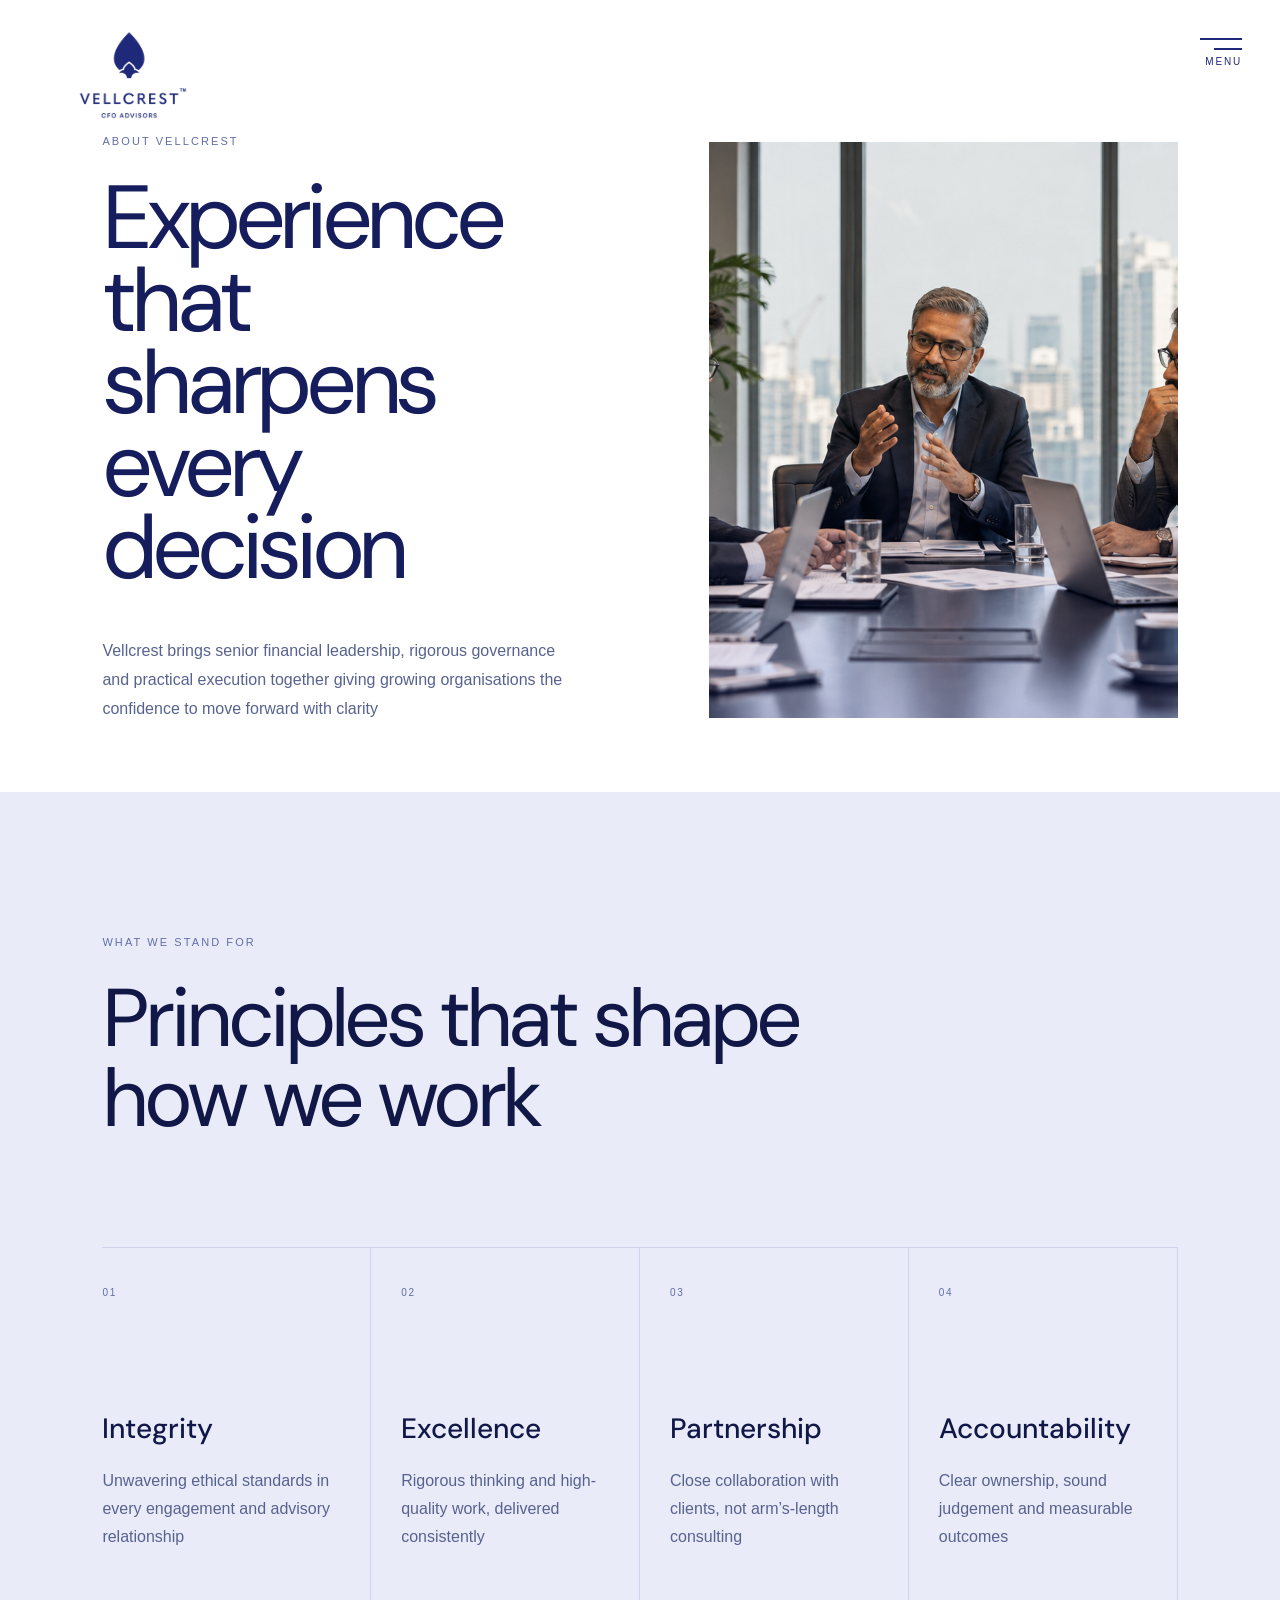
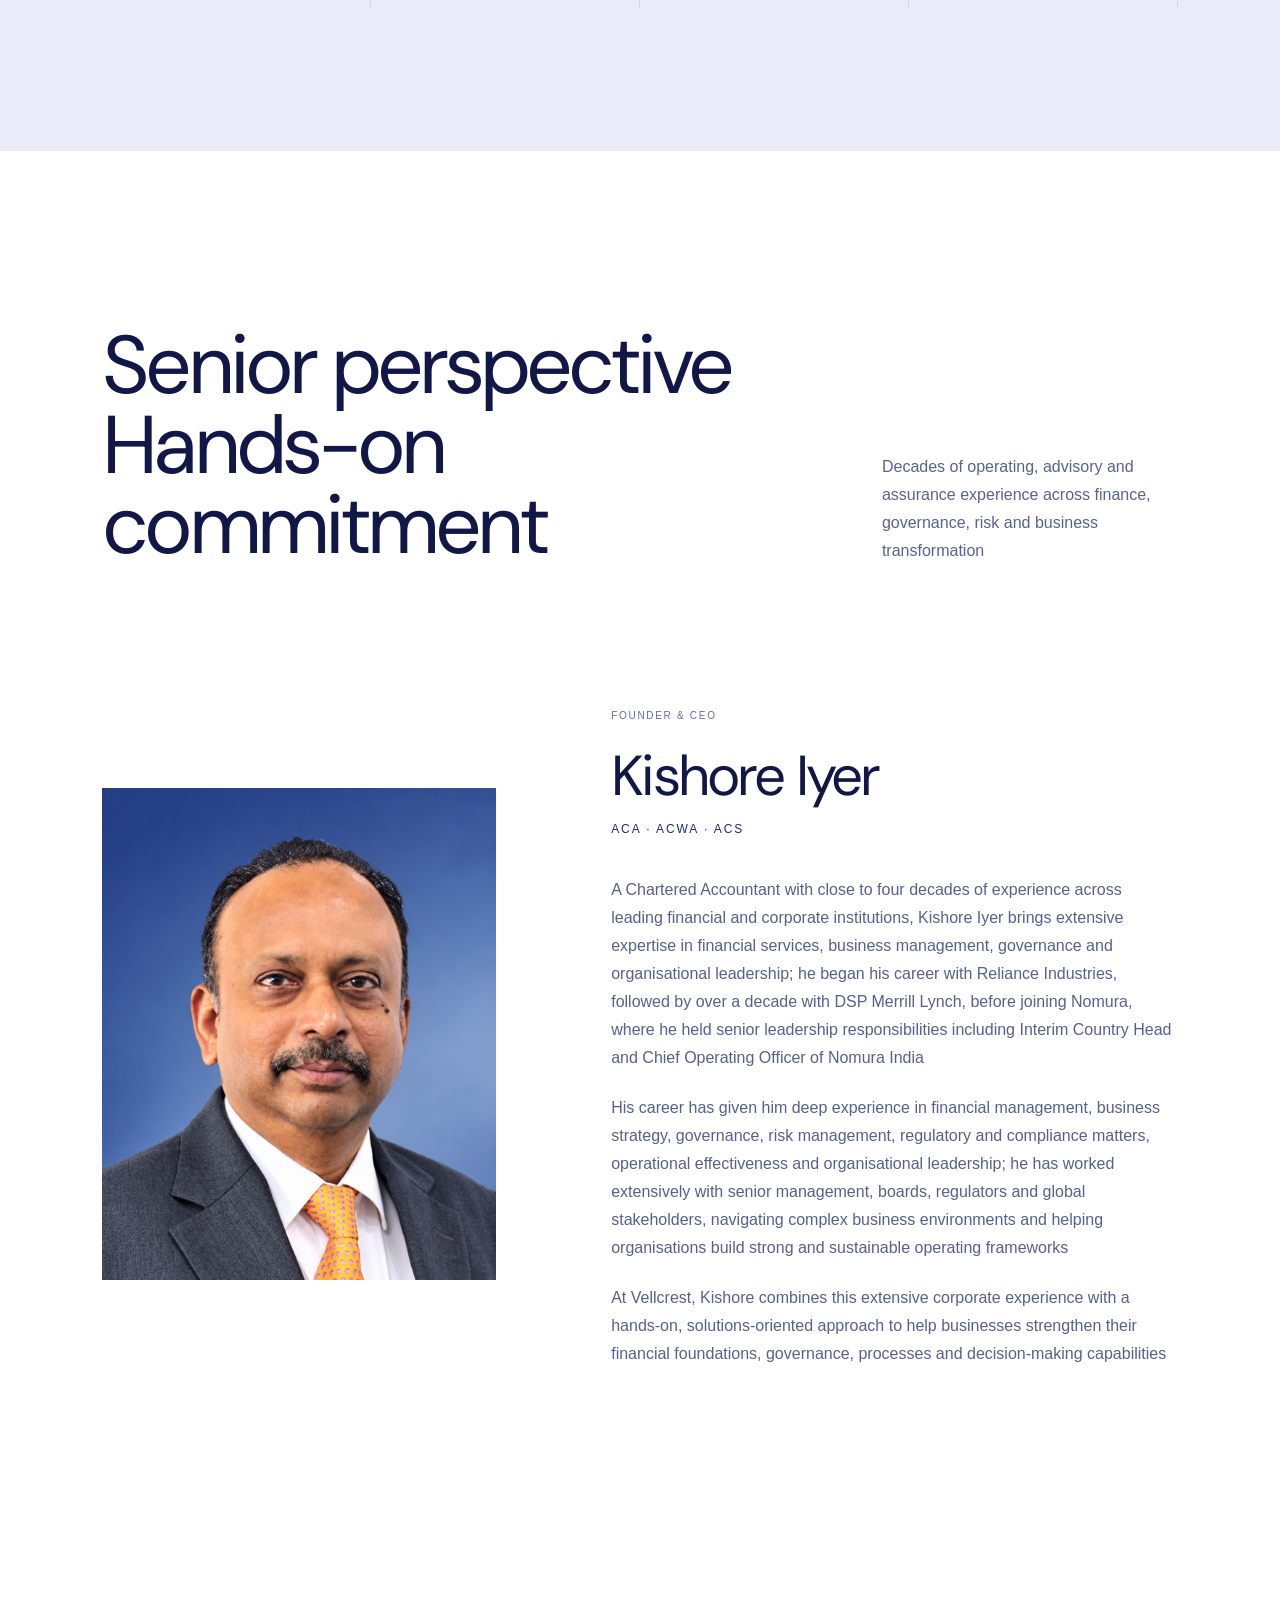
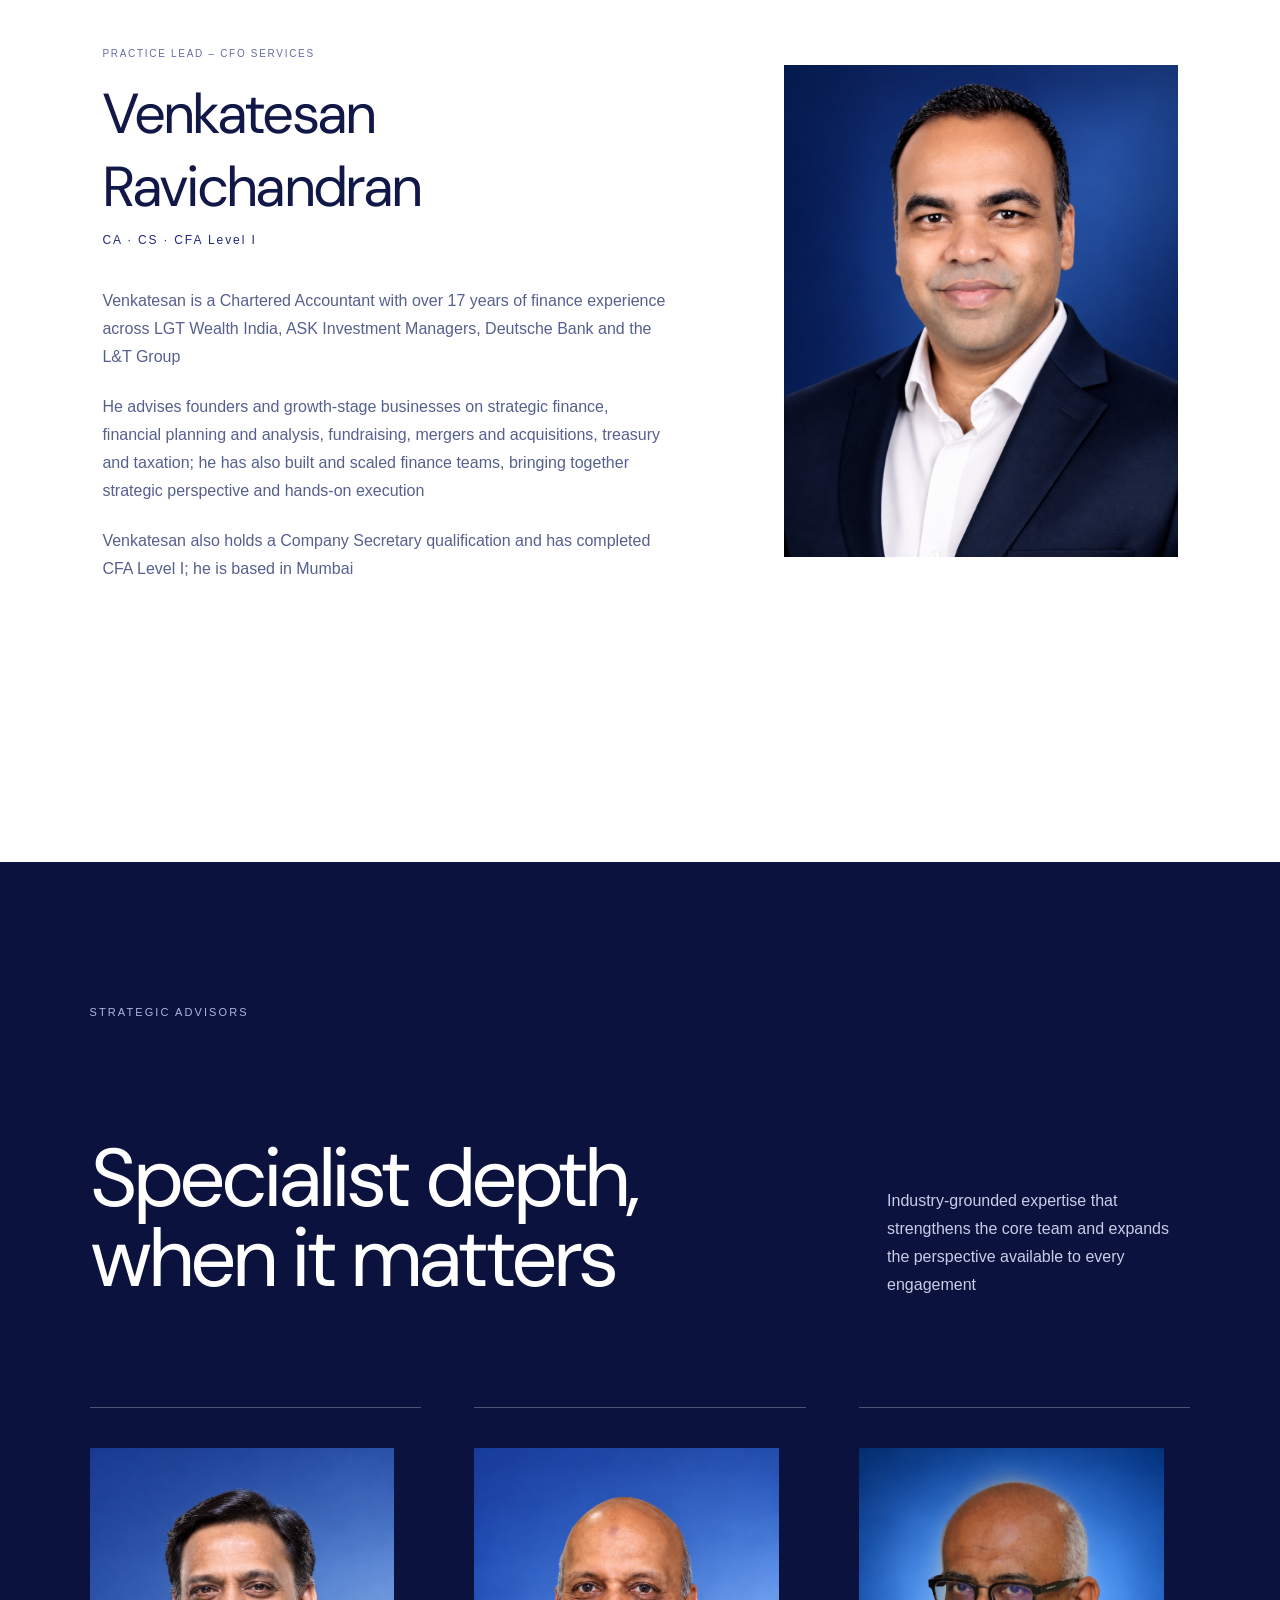
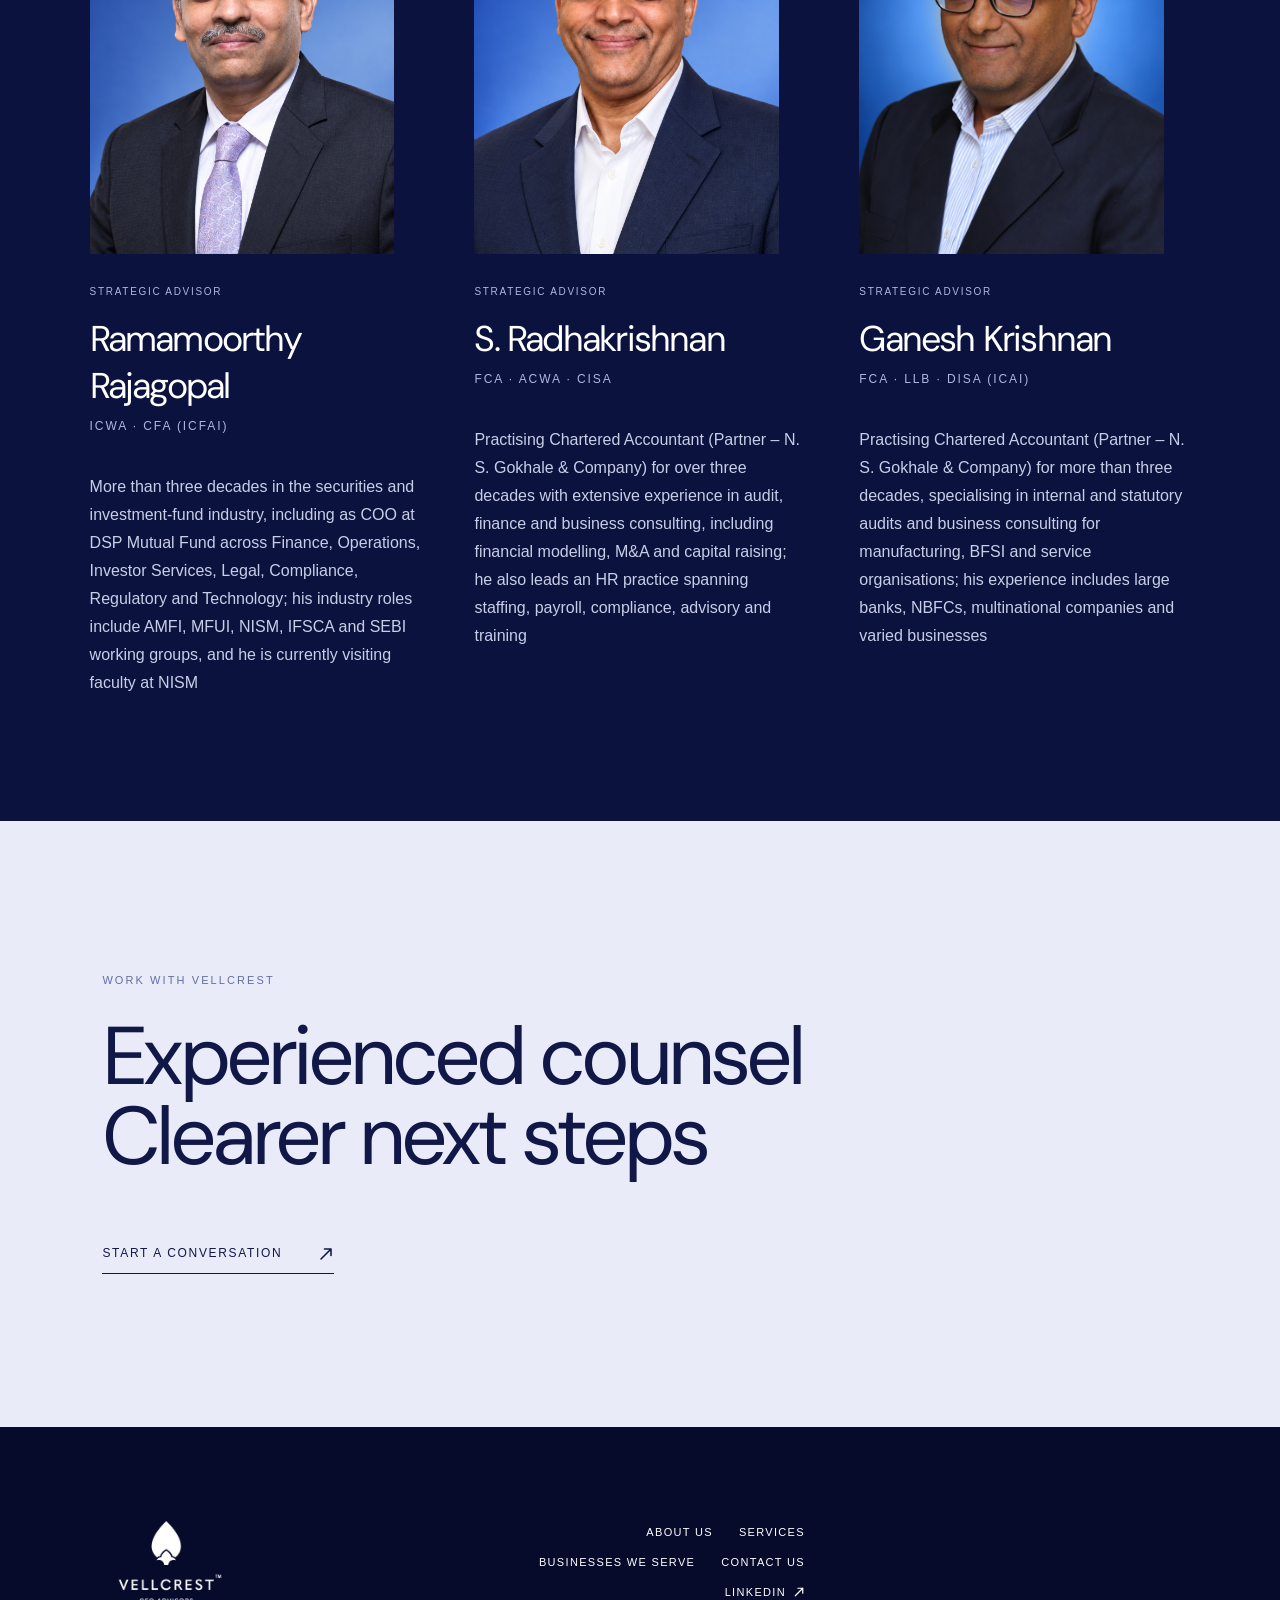
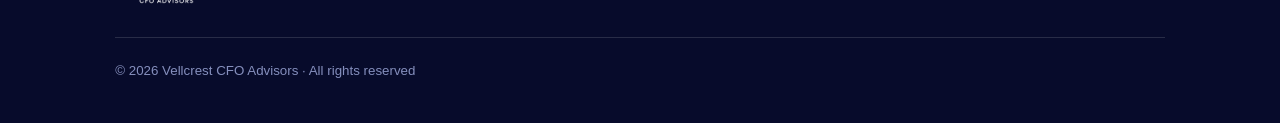
<file: about.html>
<!doctype html>
<html lang="en">
  <head>
    <meta charset="utf-8" />
    <meta http-equiv="Cache-Control" content="no-cache, no-store, must-revalidate" />
    <meta http-equiv="Pragma" content="no-cache" />
    <meta http-equiv="Expires" content="0" />
    <meta name="viewport" content="width=device-width,initial-scale=1" />
    <meta name="theme-color" content="#20287A" />
    <meta name="description" content="Meet the leadership and advisory team behind Vellcrest CFO Advisors." />
    <title>About Us | Vellcrest CFO Advisors</title>
    <link rel="icon" type="image/png" sizes="32x32" href="assets/images/vellcrest-favicon-32.png" />
    <link rel="icon" type="image/png" sizes="192x192" href="assets/images/vellcrest-favicon-192.png" />
    <link rel="shortcut icon" href="assets/images/favicon.ico" />
    <script>document.documentElement.classList.add("js");</script>
    <link rel="stylesheet" href="css/styles.css?v=20260807-15" />
    <link rel="stylesheet" href="css/about.css?v=20261007-photo" />
    <link rel="stylesheet" href="css/vellcrest.css?v=20261025-advisor-portraits" />
    <style>
      .profile-portrait--pending { background: linear-gradient(145deg, #dce3f4 0%, #b8c4e5 100%); }
      .profile-portrait--pending::before { content: none !important; display: none !important; }
      .profile-portrait--pending span { color: #20287a; font-size: clamp(64px, 8vw, 132px); letter-spacing: -.06em; }
      .profile-portrait--pending small { color: #4f5e99; }
    </style>
  </head>
  <body class="about-page">
    <header class="header about-header">
      <a class="brand" href="index.html" aria-label="Vellcrest CFO Advisors home">
        <img src="assets/images/vellcrest-logo-tm.png?v=20261007-tm-final" alt="Vellcrest CFO Advisors" />
      </a>
      <button class="menu-btn" aria-label="Open navigation" aria-expanded="false" aria-controls="site-navigation"><i></i><i></i><b>Menu</b></button>
    </header>
    <div class="overlay" id="site-navigation" aria-hidden="true">
      <p class="meta">Strategic finance · Enduring value</p>
      <nav aria-label="Main navigation">
        <a href="index.html#home">Home</a><a href="about.html">About Us</a><a href="index.html#services">Services</a><a href="index.html#industries">Businesses We Serve</a><a href="index.html#contact">Contact Us</a>
      </nav>
      <div class="nav-foot"><a class="linkedin-link" data-linkedin href="#" aria-label="Vellcrest on LinkedIn"><svg viewBox="0 0 24 24" aria-hidden="true"><path d="M5.2 7.5H1.6V22h3.6V7.5ZM3.4 1.8a2.1 2.1 0 1 0 0 4.2 2.1 2.1 0 0 0 0-4.2ZM22.4 13.7c0-4.4-2.3-6.5-5.4-6.5-2.5 0-3.6 1.4-4.2 2.3v-2H9.2V22h3.6v-7.2c0-1.9.4-3.8 2.8-3.8s2.4 2.2 2.4 3.9V22h3.6l.8-8.3Z"/></svg></a></div>
    </div>

    <main>
      <section class="about-hero">
        <div class="about-hero-copy">
          <p class="about-kicker">About Vellcrest</p>
          <h1>Experience that<br />sharpens every<br />decision</h1>
          <p>Vellcrest brings senior financial leadership, rigorous governance and practical execution together giving growing organisations the confidence to move forward with clarity</p>
        </div>
        <div class="about-hero-image" role="img" aria-label="Senior Indian finance professionals collaborating in a boardroom"></div>
      </section>

      <section class="about-intro">
        <p class="about-kicker">What we stand for</p>
        <h2>Principles that shape<br />how we work</h2>
        <div class="values-grid">
          <article><span>01</span><h3>Integrity</h3><p>Unwavering ethical standards in every engagement and advisory relationship</p></article>
          <article><span>02</span><h3>Excellence</h3><p>Rigorous thinking and high-quality work, delivered consistently</p></article>
          <article><span>03</span><h3>Partnership</h3><p>Close collaboration with clients, not arm’s-length consulting</p></article>
          <article><span>04</span><h3>Accountability</h3><p>Clear ownership, sound judgement and measurable outcomes</p></article>
        </div>
      </section>

      <section class="people-section leadership-section">
        <div class="people-heading"><h2>Senior perspective<br />Hands-on commitment</h2><p>Decades of operating, advisory and assurance experience across finance, governance, risk and business transformation</p></div>
        <div class="profiles">
          <article class="profile">
            <div class="profile-portrait profile-portrait--photo">
              <img src="assets/images/kishore-iyer.png" alt="Kishore Iyer, Founder and CEO of Vellcrest CFO Advisors" />
            </div>
            <div class="profile-copy"><p class="profile-role">Founder &amp; CEO</p><h3>Kishore Iyer</h3><p class="credentials">ACA · ACWA · ACS</p><div class="profile-bio"><p>A Chartered Accountant with close to four decades of experience across leading financial and corporate institutions, Kishore Iyer brings extensive expertise in financial services, business management, governance and organisational leadership; he began his career with Reliance Industries, followed by over a decade with DSP Merrill Lynch, before joining Nomura, where he held senior leadership responsibilities including Interim Country Head and Chief Operating Officer of Nomura India</p><p>His career has given him deep experience in financial management, business strategy, governance, risk management, regulatory and compliance matters, operational effectiveness and organisational leadership; he has worked extensively with senior management, boards, regulators and global stakeholders, navigating complex business environments and helping organisations build strong and sustainable operating frameworks</p><p>At Vellcrest, Kishore combines this extensive corporate experience with a hands-on, solutions-oriented approach to help businesses strengthen their financial foundations, governance, processes and decision-making capabilities</p></div></div>
          </article>
        </div>

        <div class="profiles">
          <article class="profile profile-reverse">

            <div class="profile-portrait profile-portrait--photo">
              <img
                src="assets/images/venkatesan-ravichandran.png"
                alt="Venkatesan Ravichandran, Practice Lead – CFO Services at Vellcrest"
              />
            </div>

            <div class="profile-copy">
              <p class="profile-role">Practice Lead – CFO Services</p>
              <h3>Venkatesan Ravichandran</h3>
              <p class="credentials">CA · CS · CFA Level I</p>

              <div class="profile-bio">
                <p>Venkatesan is a Chartered Accountant with over 17 years of finance experience across LGT Wealth India, ASK Investment Managers, Deutsche Bank and the L&amp;T Group</p>

                <p>He advises founders and growth-stage businesses on strategic finance, financial planning and analysis, fundraising, mergers and acquisitions, treasury and taxation; he has also built and scaled finance teams, bringing together strategic perspective and hands-on execution</p>

                <p>Venkatesan also holds a Company Secretary qualification and has completed CFA Level I; he is based in Mumbai</p>
              </div>
            </div>

          </article>
        </div>
      </section>

      <section class="people-section advisory-section">
        <div class="people-heading"><p class="about-kicker">Strategic Advisors</p><h2>Specialist depth,<br />when it matters</h2><p>Industry-grounded expertise that strengthens the core team and expands the perspective available to every engagement</p></div>
        <div class="advisory-grid">
          <article>
            <div class="advisory-portrait">
              <img src="assets/images/Ramamoorthy.png" alt="Ramamoorthy Rajagopal, Strategic Advisor at Vellcrest" />
            </div>
            <p class="profile-role">Strategic Advisor</p><h3>Ramamoorthy Rajagopal</h3><p class="credentials">ICWA · CFA (ICFAI)</p><p>More than three decades in the securities and investment-fund industry, including as COO at DSP Mutual Fund across Finance, Operations, Investor Services, Legal, Compliance, Regulatory and Technology; his industry roles include AMFI, MFUI, NISM, IFSCA and SEBI working groups, and he is currently visiting faculty at NISM</p>
          </article>
          <article>
            <div class="advisory-portrait">
              <img src="assets/images/Radhakrishnan.png" alt="S. Radhakrishnan, Strategic Advisor at Vellcrest" />
            </div>
            <p class="profile-role">Strategic Advisor</p><h3>S. Radhakrishnan</h3><p class="credentials">FCA · ACWA · CISA</p><p>Practising Chartered Accountant (Partner – N. S. Gokhale &amp; Company) for over three decades with extensive experience in audit, finance and business consulting, including financial modelling, M&amp;A and capital raising; he also leads an HR practice spanning staffing, payroll, compliance, advisory and training</p>
          </article>
          <article>
            <div class="advisory-portrait">
              <img src="assets/images/Ganesh.png" alt="Ganesh Krishnan, Strategic Advisor at Vellcrest" />
            </div>
            <p class="profile-role">Strategic Advisor</p><h3>Ganesh Krishnan</h3><p class="credentials">FCA · LLB · DISA (ICAI)</p><p>Practising Chartered Accountant (Partner – N. S. Gokhale &amp; Company) for more than three decades, specialising in internal and statutory audits and business consulting for manufacturing, BFSI and service organisations; his experience includes large banks, NBFCs, multinational companies and varied businesses</p>
          </article>
        </div>
      </section>

      <section class="about-cta"><p class="about-kicker">Work with Vellcrest</p><h2>Experienced counsel<br />Clearer next steps</h2><a href="index.html#contact">Start a conversation <span class="css-arrow" aria-hidden="true"></span></a></section>
    </main>

    <footer class="footer">
      <div class="footer-brand" aria-label="Vellcrest CFO Advisors"><img src="assets/images/vellcrest-logo-tm-white.png?v=20261007-tm-final" alt="Vellcrest CFO Advisors" /></div>
      <nav aria-label="Footer navigation"><a href="about.html">About Us</a><a href="index.html#services">Services</a><a href="index.html#industries">Businesses We Serve</a><a href="index.html#contact">Contact Us</a><a data-linkedin href="#">LinkedIn <span class="css-arrow text-arrow" aria-hidden="true"></span></a></nav>
      <small>© <span id="year"></span> Vellcrest CFO Advisors · All rights reserved</small>
    </footer>
    <script src="js/site-config.js?v=20261007-1" defer></script>
    <script src="js/about.js?v=20261007-navigation-final-tm" defer></script>
  </body>
</html>
</file>
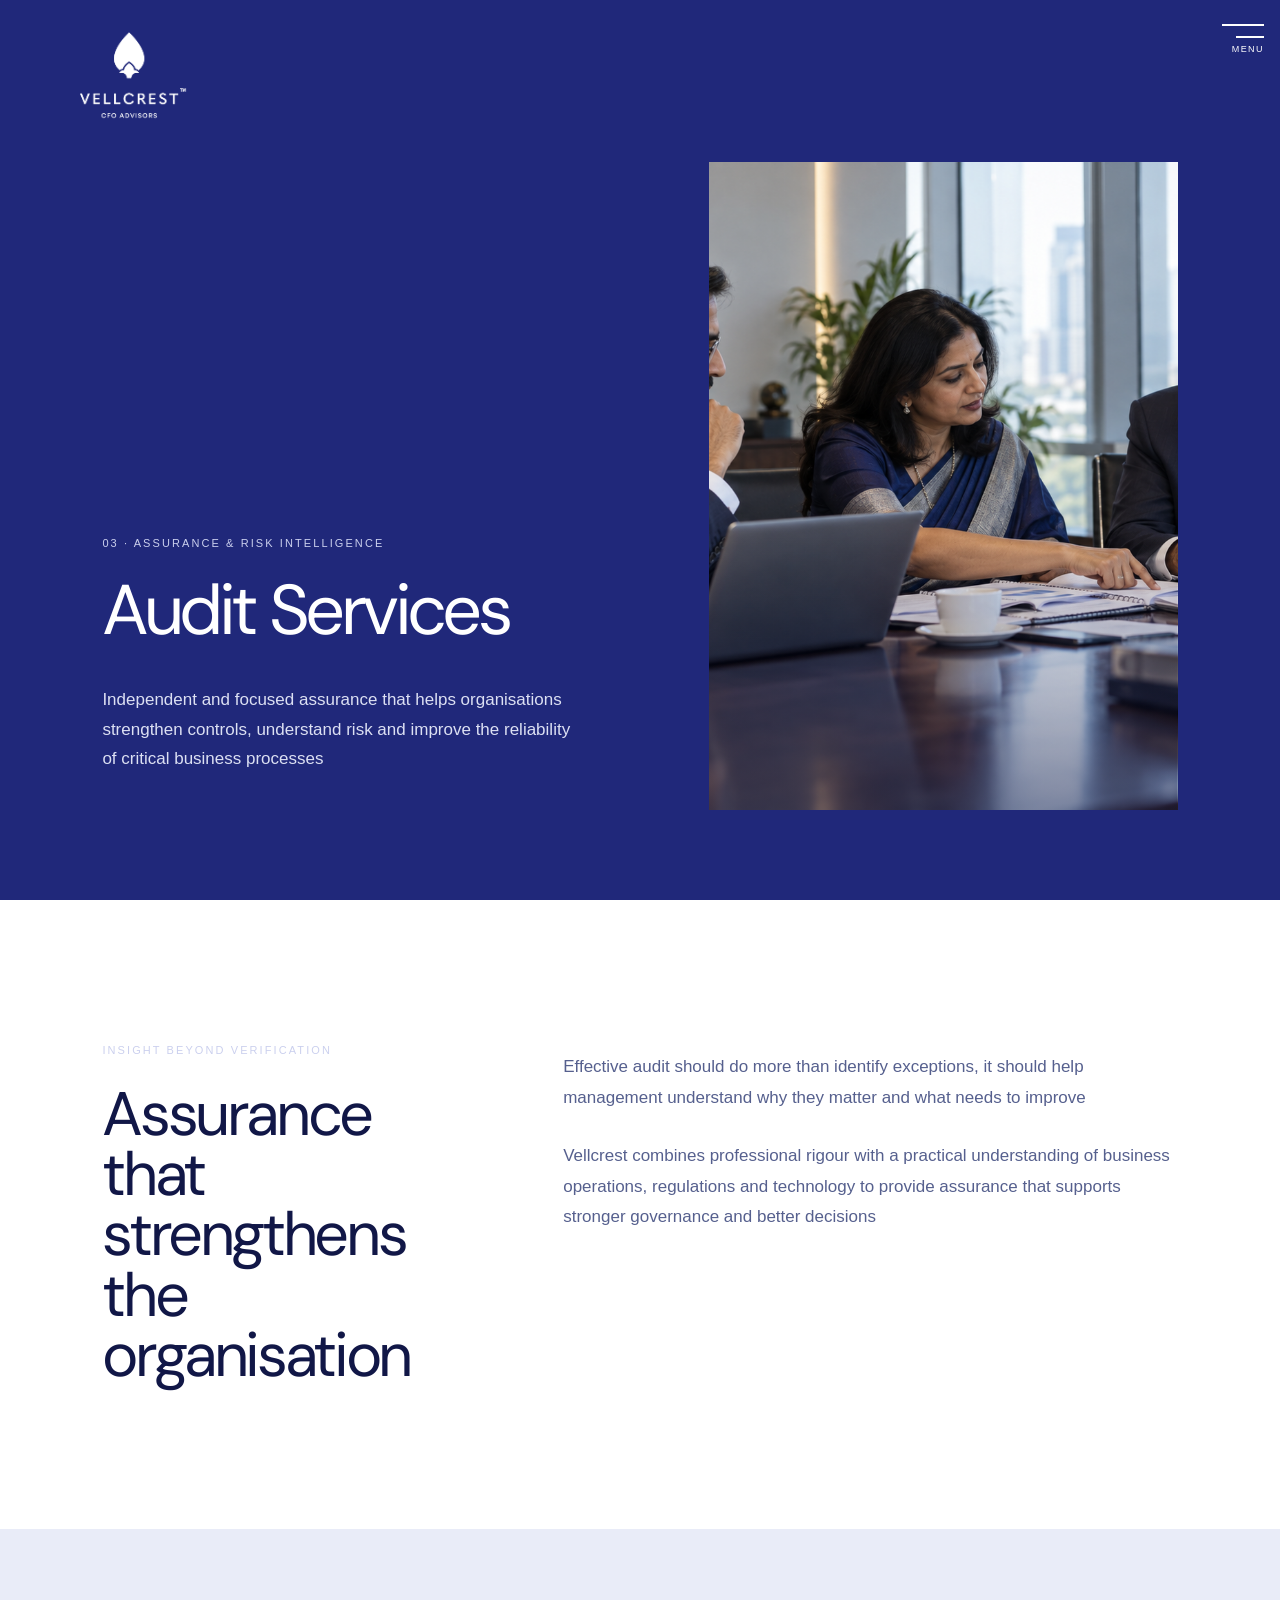
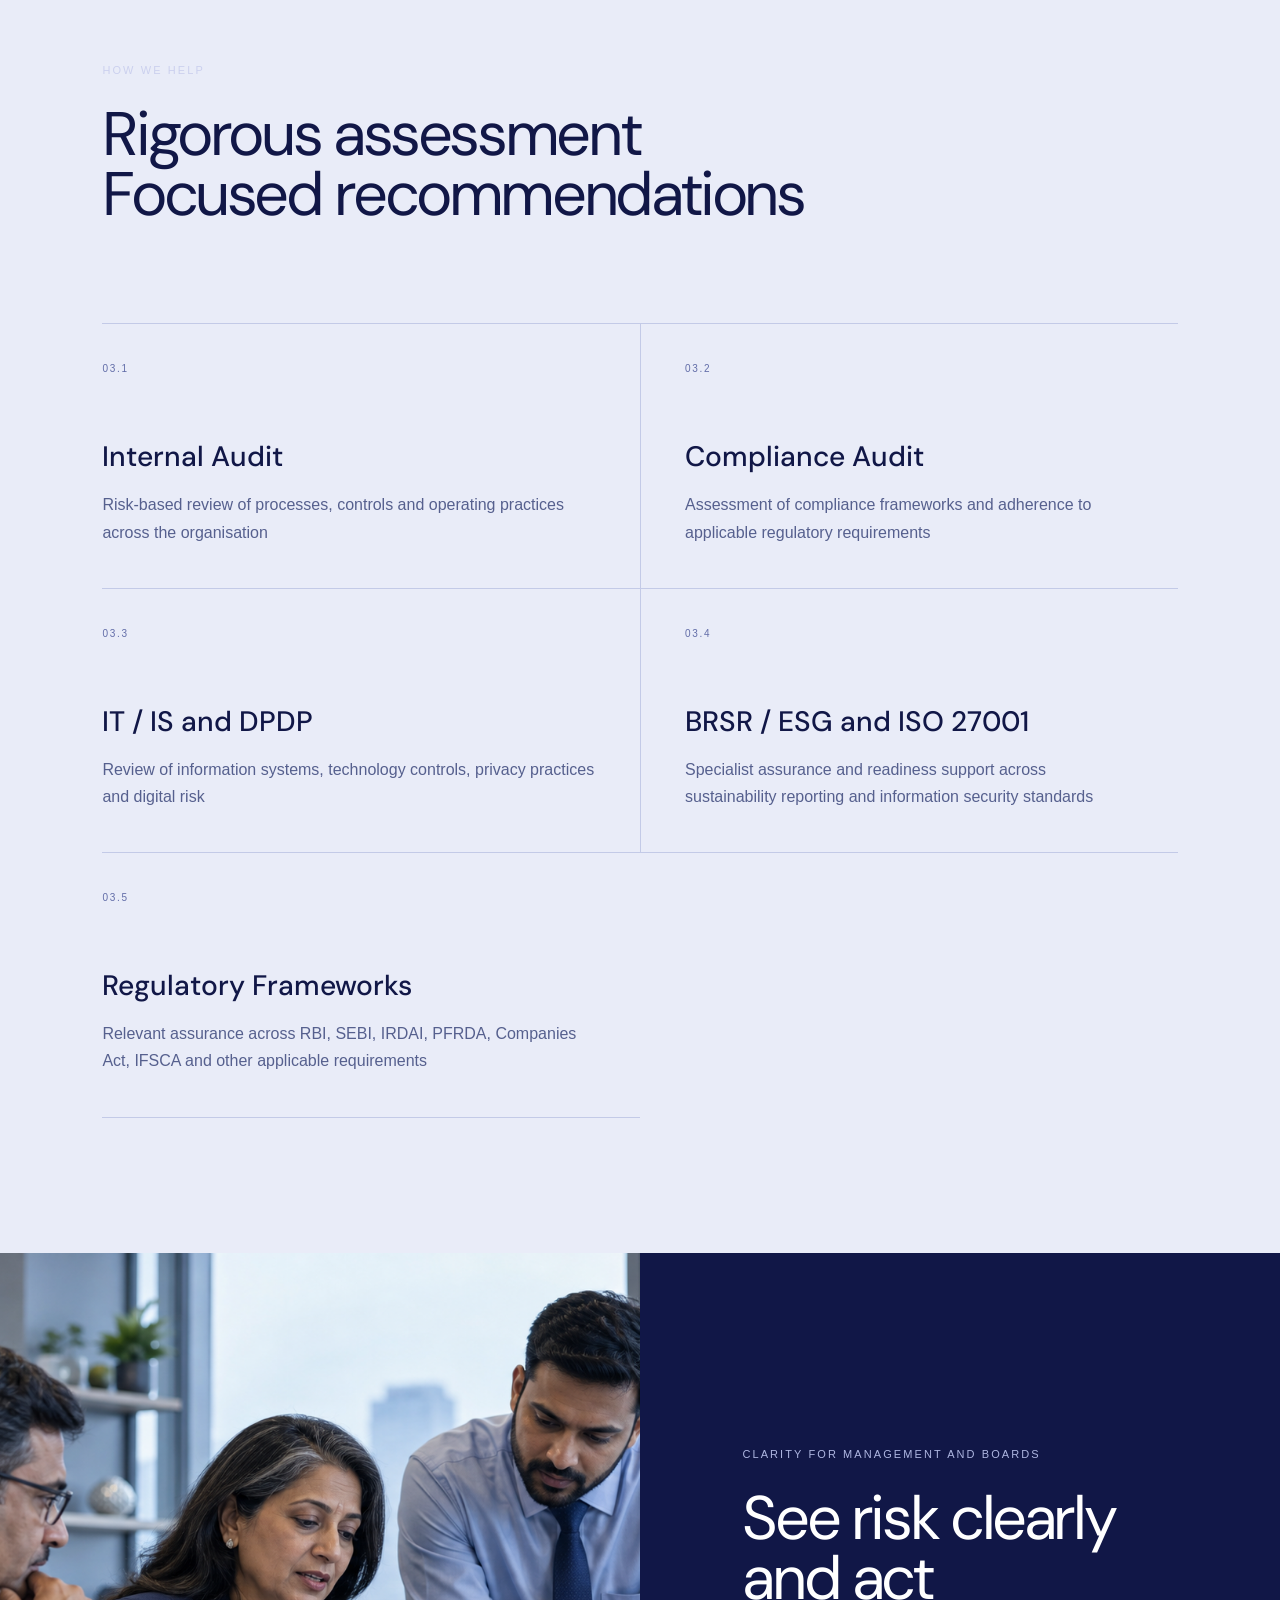
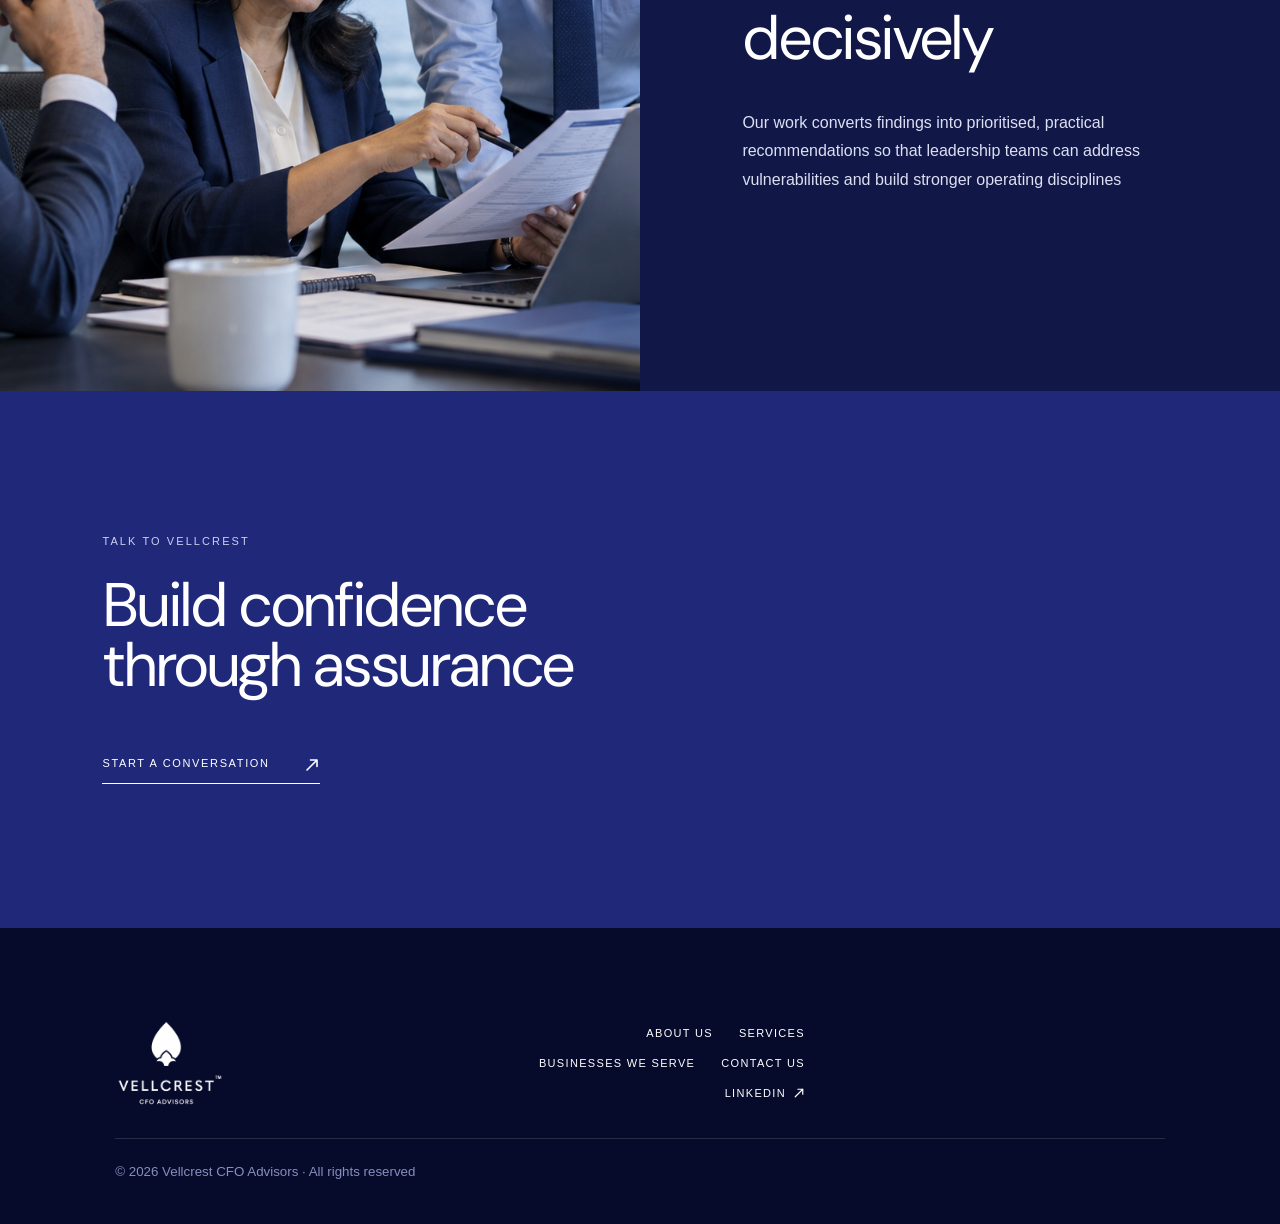
<file: audit-services.html>
<!doctype html>
<html lang="en">
  <head>
    <meta charset="utf-8" />
    <meta http-equiv="Cache-Control" content="no-cache, no-store, must-revalidate" />
    <meta http-equiv="Pragma" content="no-cache" />
    <meta http-equiv="Expires" content="0" />
    <meta name="viewport" content="width=device-width,initial-scale=1" />
    <meta name="theme-color" content="#20287A" />
    <meta name="description" content="Audit services from Vellcrest CFO Advisors" />
    <title>Audit Services | Vellcrest CFO Advisors</title>
    <link rel="icon" type="image/png" sizes="32x32" href="assets/images/vellcrest-favicon-32.png" />
    <link rel="icon" type="image/png" sizes="192x192" href="assets/images/vellcrest-favicon-192.png" />
    <link rel="shortcut icon" href="assets/images/favicon.ico" />
    <script>document.documentElement.classList.add("js");</script>
    <link rel="stylesheet" href="css/styles.css?v=20260812-2" />
    <link rel="stylesheet" href="css/vellcrest.css?v=20261007-navigation-final" />
    <link rel="stylesheet" href="css/service-page.css?v=20261007-card-stable" />
  </head>
  <body class="service-page audit-page">
    <header class="header about-header"><a class="brand" href="index.html" aria-label="Vellcrest CFO Advisors home"><img src="assets/images/vellcrest-logo-tm-white.png?v=20261007-tm-final" alt="Vellcrest CFO Advisors" /></a></header>
    <button class="menu-btn universal-service-menu" style="position:fixed;top:22px;right:20px;z-index:2147483647;display:block;width:52px;height:48px;padding:0;border:0;background:transparent;color:#fff;box-shadow:none;cursor:pointer" aria-label="Open navigation" aria-expanded="false" aria-controls="site-navigation"><span class="menu-line-top" aria-hidden="true" style="position:absolute;top:6px;right:0;display:block;width:42px;height:2px;background:currentColor"></span><span class="menu-line-bottom" aria-hidden="true" style="position:absolute;top:18px;right:0;display:block;width:28px;height:2px;background:currentColor"></span><b style="position:absolute;top:27px;right:0;color:currentColor;font-size:9px;font-weight:500;line-height:1;letter-spacing:.16em;text-transform:uppercase">Menu</b></button>
    <div class="overlay" id="site-navigation" aria-hidden="true"><p class="meta">Strategic finance · Enduring value</p><nav aria-label="Main navigation"><a href="index.html#home">Home</a><a href="about.html">About Us</a><a href="index.html#services">Services</a><a href="index.html#industries">Businesses We Serve</a><a href="index.html#contact">Contact Us</a></nav><div class="nav-foot"><a class="linkedin-link" href="#" aria-label="Vellcrest on LinkedIn"><svg viewBox="0 0 24 24" aria-hidden="true"><path d="M5.2 7.5H1.6V22h3.6V7.5ZM3.4 1.8a2.1 2.1 0 1 0 0 4.2 2.1 2.1 0 0 0 0-4.2ZM22.4 13.7c0-4.4-2.3-6.5-5.4-6.5-2.5 0-3.6 1.4-4.2 2.3v-2H9.2V22h3.6v-7.2c0-1.9.4-3.8 2.8-3.8s2.4 2.2 2.4 3.9V22h3.6l.8-8.3Z"/></svg></a></div></div>
    <main>
      <section class="service-hero"><div class="service-hero-copy"><p class="service-kicker">03 · Assurance &amp; risk intelligence</p><h1>Audit Services</h1><p>Independent and focused assurance that helps organisations strengthen controls, understand risk and improve the reliability of critical business processes</p></div><div class="service-hero-image" role="img" aria-label="Audit professionals in a business review meeting"></div></section>
      <section class="service-overview"><div><p class="service-kicker">Insight beyond verification</p><h2>Assurance that strengthens the organisation</h2></div><div class="service-overview-copy"><p>Effective audit should do more than identify exceptions, it should help management understand why they matter and what needs to improve</p><p>Vellcrest combines professional rigour with a practical understanding of business operations, regulations and technology to provide assurance that supports stronger governance and better decisions</p></div></section>
      <section class="service-capabilities"><p class="service-kicker">How we help</p><h2>Rigorous assessment<br />Focused recommendations</h2><div class="capability-grid"><article><span>03.1</span><h3>Internal Audit</h3><p>Risk-based review of processes, controls and operating practices across the organisation</p></article><article><span>03.2</span><h3>Compliance Audit</h3><p>Assessment of compliance frameworks and adherence to applicable regulatory requirements</p></article><article><span>03.3</span><h3>IT / IS and DPDP</h3><p>Review of information systems, technology controls, privacy practices and digital risk</p></article><article><span>03.4</span><h3>BRSR / ESG and ISO 27001</h3><p>Specialist assurance and readiness support across sustainability reporting and information security standards</p></article><article><span>03.5</span><h3>Regulatory Frameworks</h3><p>Relevant assurance across RBI, SEBI, IRDAI, PFRDA, Companies Act, IFSCA and other applicable requirements</p></article></div></section>
      <section class="service-image-section"><div class="service-image" role="img" aria-label="Business team collaborating during an assurance review"></div><div class="service-image-copy"><p class="service-kicker">Clarity for management and boards</p><h2>See risk clearly and act decisively</h2><p>Our work converts findings into prioritised, practical recommendations so that leadership teams can address vulnerabilities and build stronger operating disciplines</p></div></section>
      <section class="service-cta"><p class="service-kicker">Talk to Vellcrest</p><h2>Build confidence<br />through assurance</h2><a href="index.html#contact">Start a conversation <span class="css-arrow" aria-hidden="true"></span></a></section>
    </main>
    <aside class="service-switcher" aria-label="Other Vellcrest services">
      <button class="service-switcher-toggle" type="button" aria-expanded="false" aria-label="Close other services"><span aria-hidden="true">×</span></button>
      <div class="service-switcher-panel"><p>Other services</p><a href="fractional-cfo-services.html"><span>01</span><strong>Fractional CFO<br />Services</strong></a><a href="compliance-taxation-services.html"><span>02</span><strong>Compliance and<br />Taxation Services</strong></a></div>
    </aside>
    <footer class="footer"><div class="footer-brand" aria-label="Vellcrest CFO Advisors"><img src="assets/images/vellcrest-logo-tm-white.png?v=20261007-tm-final" alt="Vellcrest CFO Advisors" /></div><nav aria-label="Footer navigation"><a href="about.html">About Us</a><a href="index.html#services">Services</a><a href="index.html#industries">Businesses We Serve</a><a href="index.html#contact">Contact Us</a><a data-linkedin href="#">LinkedIn <span class="css-arrow text-arrow" aria-hidden="true"></span></a></nav><small>© <span id="year"></span> Vellcrest CFO Advisors · All rights reserved</small></footer>
    <script src="js/site-config.js?v=20261007-1" defer></script>
    <script src="js/about.js?v=20261007-card-tap-fix" defer></script>
  </body>
</html>
</file>
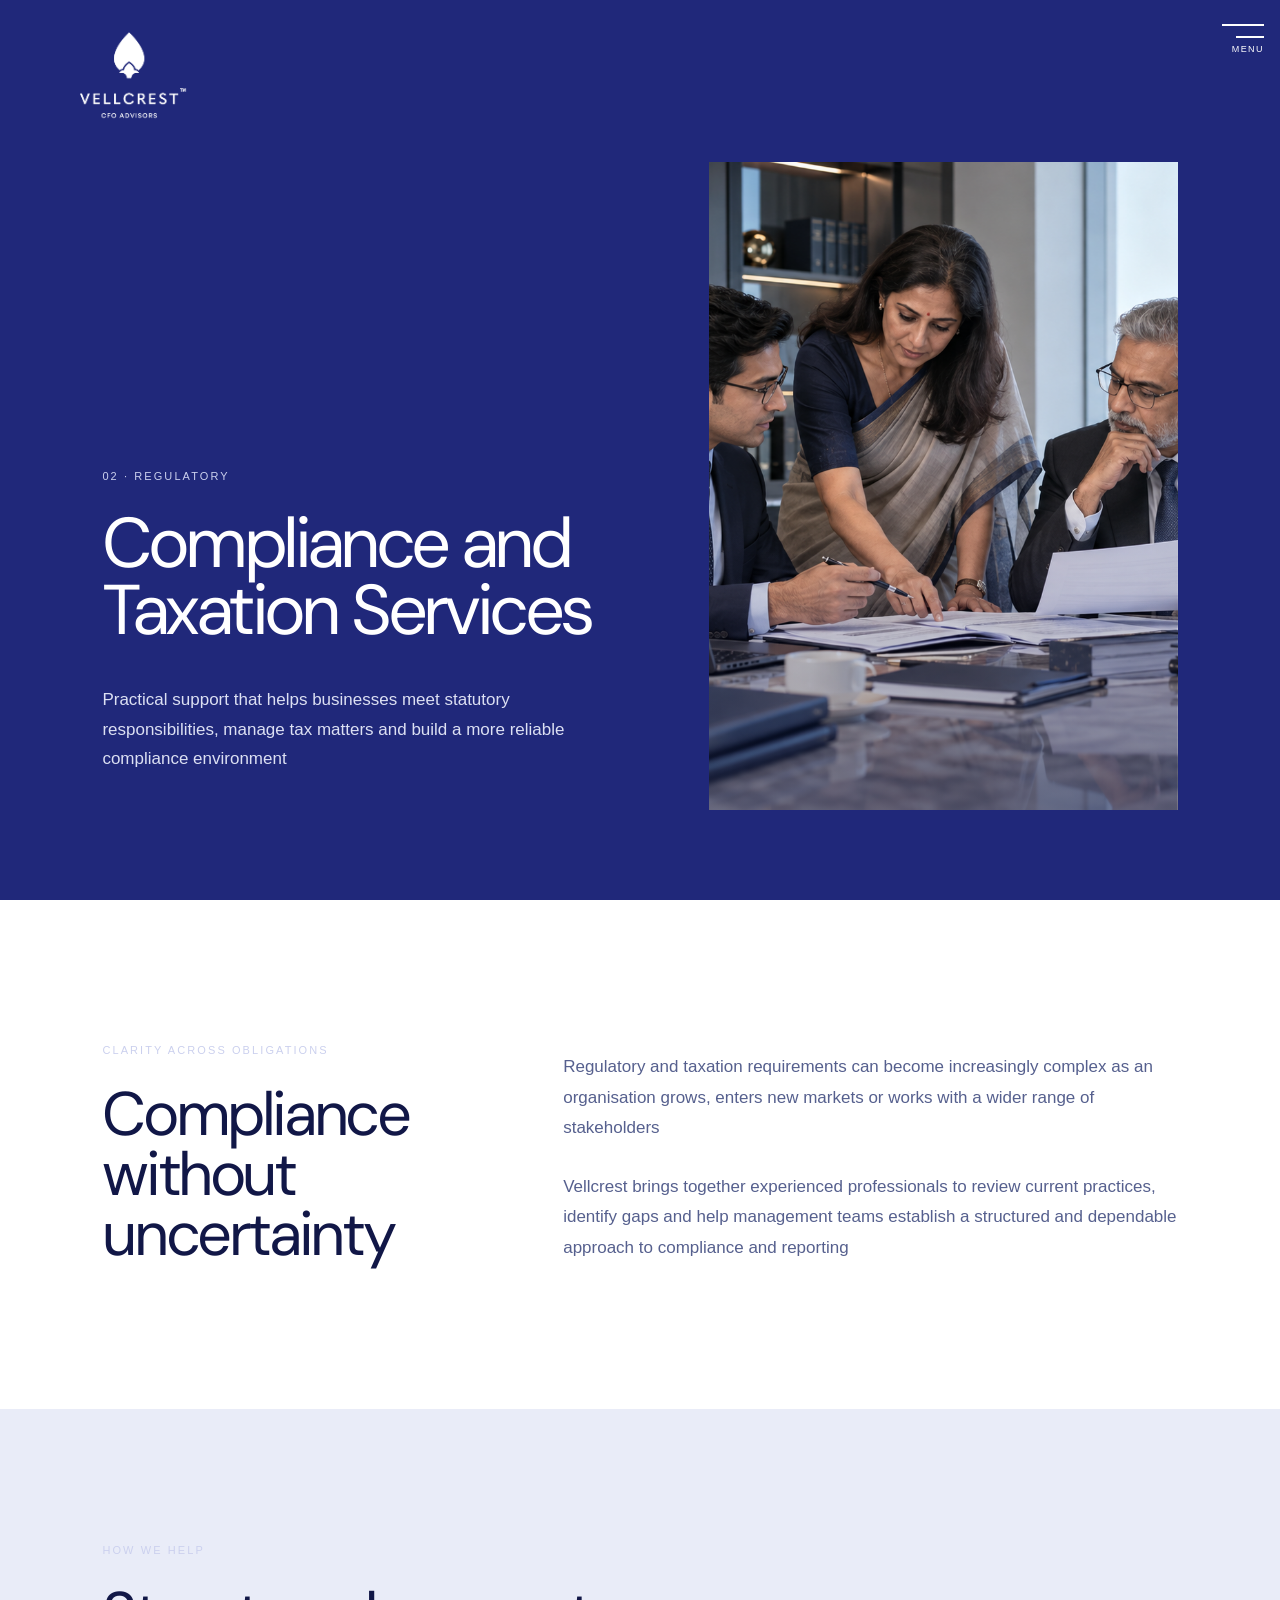
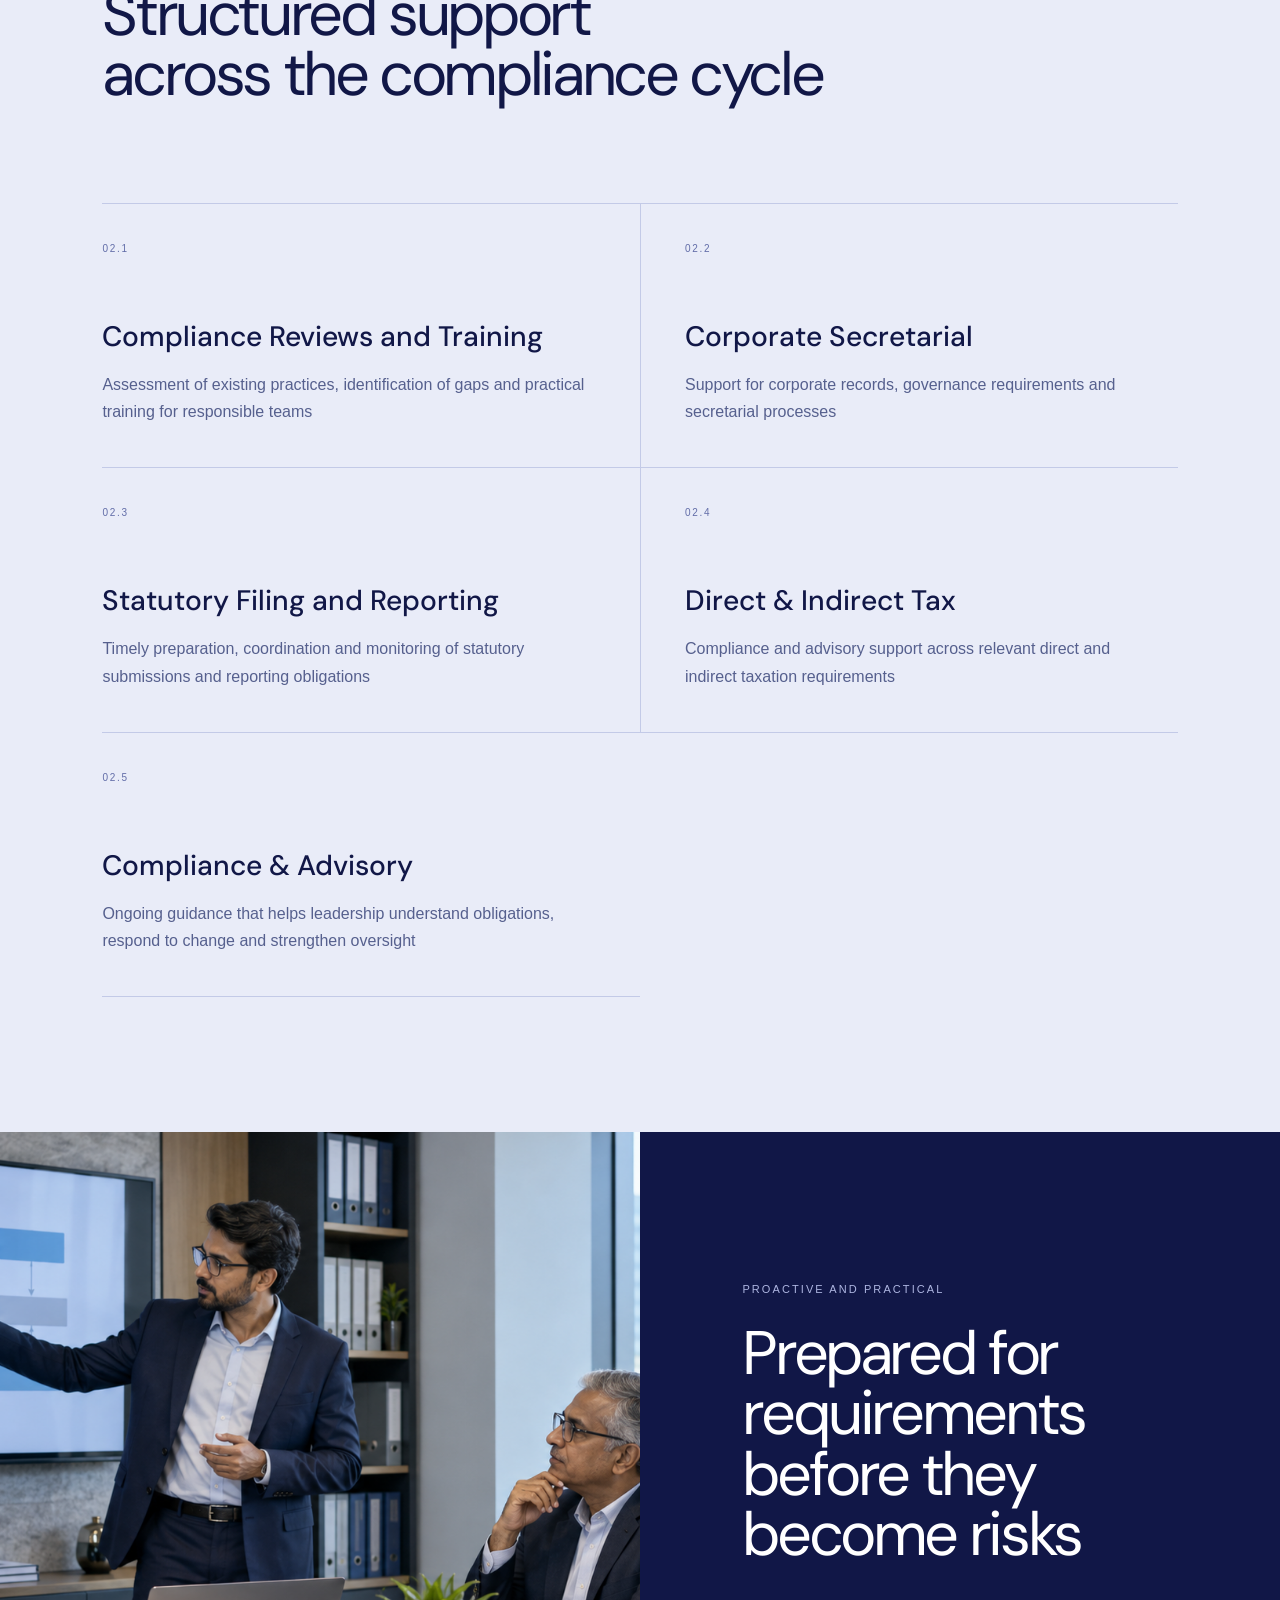
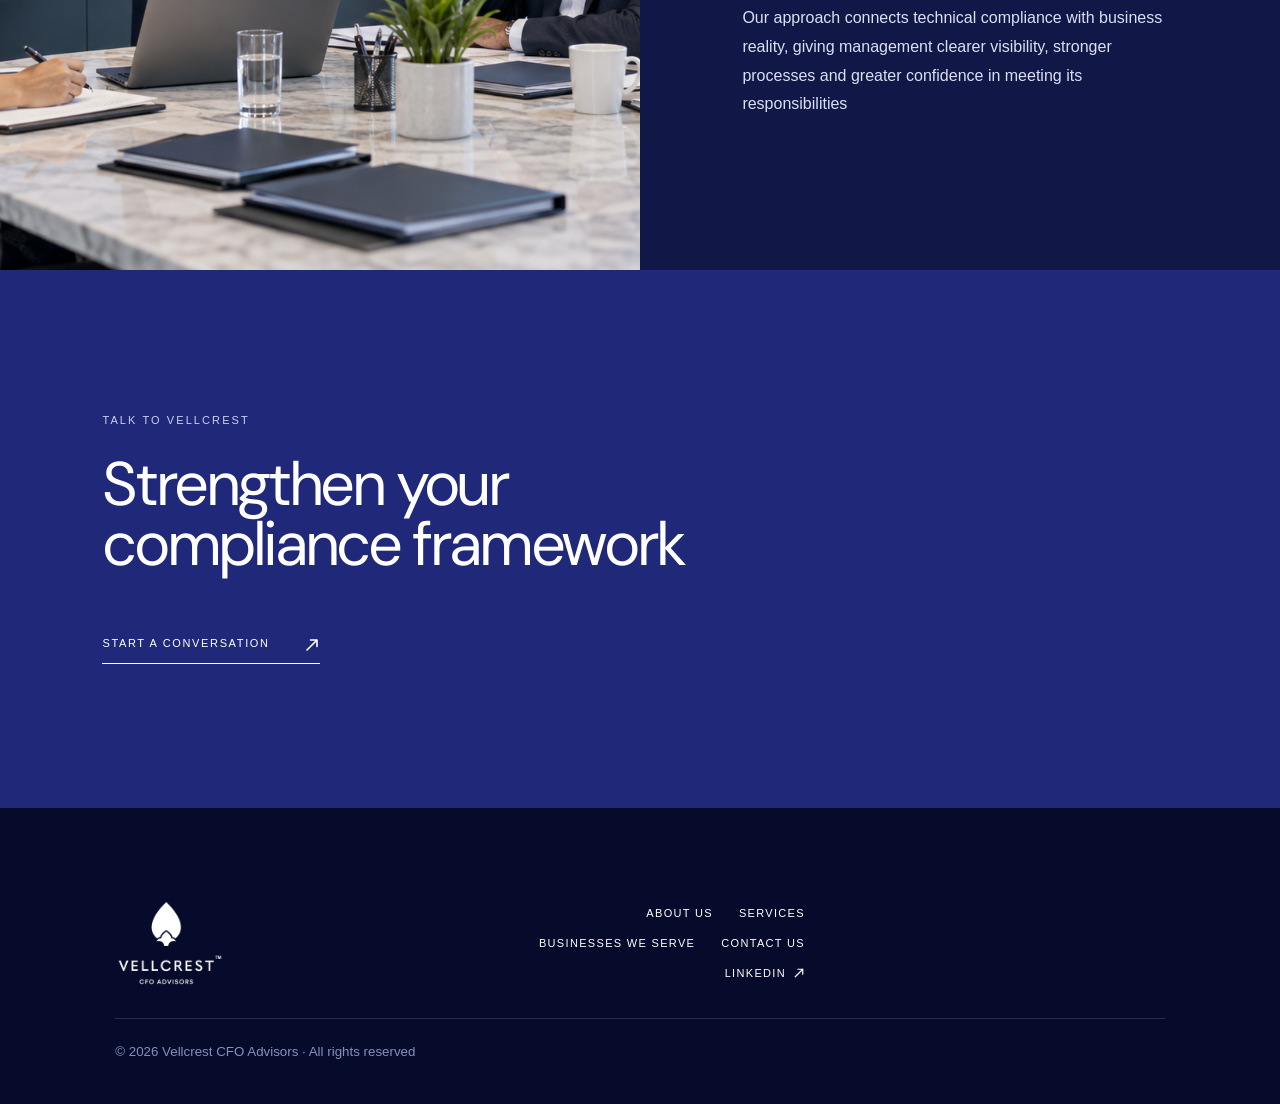
<file: compliance-taxation-services.html>
<!doctype html>
<html lang="en">
  <head>
    <meta charset="utf-8" />
    <meta http-equiv="Cache-Control" content="no-cache, no-store, must-revalidate" />
    <meta http-equiv="Pragma" content="no-cache" />
    <meta http-equiv="Expires" content="0" />
    <meta name="viewport" content="width=device-width,initial-scale=1" />
    <meta name="theme-color" content="#20287A" />
    <meta name="description" content="Compliance and taxation services from Vellcrest CFO Advisors" />
    <title>Compliance and Taxation Services | Vellcrest CFO Advisors</title>
    <link rel="icon" type="image/png" sizes="32x32" href="assets/images/vellcrest-favicon-32.png" />
    <link rel="icon" type="image/png" sizes="192x192" href="assets/images/vellcrest-favicon-192.png" />
    <link rel="shortcut icon" href="assets/images/favicon.ico" />
    <script>document.documentElement.classList.add("js");</script>
    <link rel="stylesheet" href="css/styles.css?v=20260812-2" />
    <link rel="stylesheet" href="css/vellcrest.css?v=20261007-navigation-final" />
    <link rel="stylesheet" href="css/service-page.css?v=20261007-card-stable" />
  </head>
  <body class="service-page compliance-page">
    <header class="header about-header"><a class="brand" href="index.html" aria-label="Vellcrest CFO Advisors home"><img src="assets/images/vellcrest-logo-tm-white.png?v=20261007-tm-final" alt="Vellcrest CFO Advisors" /></a></header>
    <button class="menu-btn universal-service-menu" style="position:fixed;top:22px;right:20px;z-index:2147483647;display:block;width:52px;height:48px;padding:0;border:0;background:transparent;color:#fff;box-shadow:none;cursor:pointer" aria-label="Open navigation" aria-expanded="false" aria-controls="site-navigation"><span class="menu-line-top" aria-hidden="true" style="position:absolute;top:6px;right:0;display:block;width:42px;height:2px;background:currentColor"></span><span class="menu-line-bottom" aria-hidden="true" style="position:absolute;top:18px;right:0;display:block;width:28px;height:2px;background:currentColor"></span><b style="position:absolute;top:27px;right:0;color:currentColor;font-size:9px;font-weight:500;line-height:1;letter-spacing:.16em;text-transform:uppercase">Menu</b></button>
    <div class="overlay" id="site-navigation" aria-hidden="true"><p class="meta">Strategic finance · Enduring value</p><nav aria-label="Main navigation"><a href="index.html#home">Home</a><a href="about.html">About Us</a><a href="index.html#services">Services</a><a href="index.html#industries">Businesses We Serve</a><a href="index.html#contact">Contact Us</a></nav><div class="nav-foot"><a class="linkedin-link" href="#" aria-label="Vellcrest on LinkedIn"><svg viewBox="0 0 24 24" aria-hidden="true"><path d="M5.2 7.5H1.6V22h3.6V7.5ZM3.4 1.8a2.1 2.1 0 1 0 0 4.2 2.1 2.1 0 0 0 0-4.2ZM22.4 13.7c0-4.4-2.3-6.5-5.4-6.5-2.5 0-3.6 1.4-4.2 2.3v-2H9.2V22h3.6v-7.2c0-1.9.4-3.8 2.8-3.8s2.4 2.2 2.4 3.9V22h3.6l.8-8.3Z"/></svg></a></div></div>
    <main>
      <section class="service-hero"><div class="service-hero-copy"><p class="service-kicker">02 · Regulatory</p><h1>Compliance and Taxation Services</h1><p>Practical support that helps businesses meet statutory responsibilities, manage tax matters and build a more reliable compliance environment</p></div><div class="service-hero-image" role="img" aria-label="Senior professionals reviewing regulatory requirements"></div></section>
      <section class="service-overview"><div><p class="service-kicker">Clarity across obligations</p><h2>Compliance without uncertainty</h2></div><div class="service-overview-copy"><p>Regulatory and taxation requirements can become increasingly complex as an organisation grows, enters new markets or works with a wider range of stakeholders</p><p>Vellcrest brings together experienced professionals to review current practices, identify gaps and help management teams establish a structured and dependable approach to compliance and reporting</p></div></section>
      <section class="service-capabilities"><p class="service-kicker">How we help</p><h2>Structured support<br />across the compliance cycle</h2><div class="capability-grid"><article><span>02.1</span><h3>Compliance Reviews and Training</h3><p>Assessment of existing practices, identification of gaps and practical training for responsible teams</p></article><article><span>02.2</span><h3>Corporate Secretarial</h3><p>Support for corporate records, governance requirements and secretarial processes</p></article><article><span>02.3</span><h3>Statutory Filing and Reporting</h3><p>Timely preparation, coordination and monitoring of statutory submissions and reporting obligations</p></article><article><span>02.4</span><h3>Direct &amp; Indirect Tax</h3><p>Compliance and advisory support across relevant direct and indirect taxation requirements</p></article><article><span>02.5</span><h3>Compliance &amp; Advisory</h3><p>Ongoing guidance that helps leadership understand obligations, respond to change and strengthen oversight</p></article></div></section>
      <section class="service-image-section"><div class="service-image" role="img" aria-label="Advisory team discussing compliance and reporting"></div><div class="service-image-copy"><p class="service-kicker">Proactive and practical</p><h2>Prepared for requirements before they become risks</h2><p>Our approach connects technical compliance with business reality, giving management clearer visibility, stronger processes and greater confidence in meeting its responsibilities</p></div></section>
      <section class="service-cta"><p class="service-kicker">Talk to Vellcrest</p><h2>Strengthen your<br />compliance framework</h2><a href="index.html#contact">Start a conversation <span class="css-arrow" aria-hidden="true"></span></a></section>
    </main>
    <aside class="service-switcher" aria-label="Other Vellcrest services">
      <button class="service-switcher-toggle" type="button" aria-expanded="false" aria-label="Close other services"><span aria-hidden="true">×</span></button>
      <div class="service-switcher-panel"><p>Other services</p><a href="fractional-cfo-services.html"><span>01</span><strong>Fractional CFO<br />Services</strong></a><a href="audit-services.html"><span>03</span><strong>Audit Services</strong></a></div>
    </aside>
    <footer class="footer"><div class="footer-brand" aria-label="Vellcrest CFO Advisors"><img src="assets/images/vellcrest-logo-tm-white.png?v=20261007-tm-final" alt="Vellcrest CFO Advisors" /></div><nav aria-label="Footer navigation"><a href="about.html">About Us</a><a href="index.html#services">Services</a><a href="index.html#industries">Businesses We Serve</a><a href="index.html#contact">Contact Us</a><a data-linkedin href="#">LinkedIn <span class="css-arrow text-arrow" aria-hidden="true"></span></a></nav><small>© <span id="year"></span> Vellcrest CFO Advisors · All rights reserved</small></footer>
    <script src="js/site-config.js?v=20261007-1" defer></script>
    <script src="js/about.js?v=20261007-card-tap-fix" defer></script>
  </body>
</html>
</file>
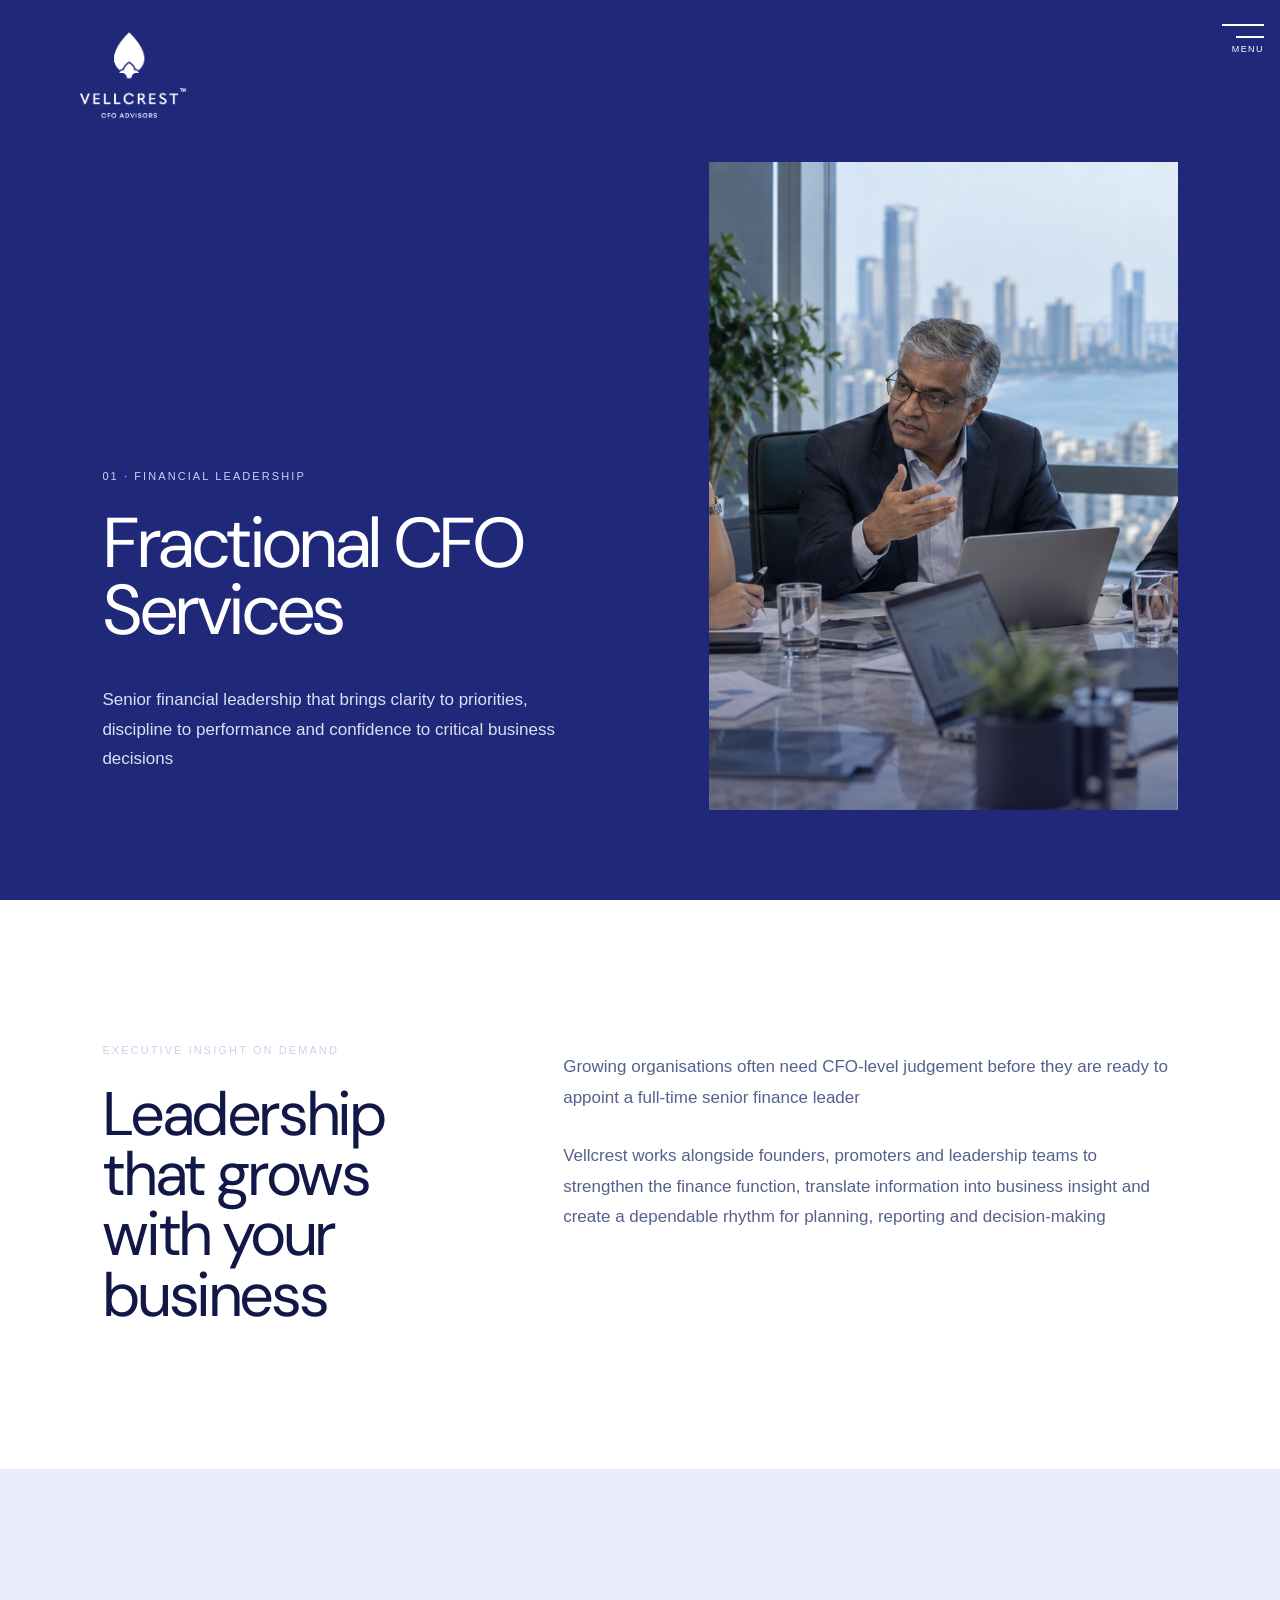
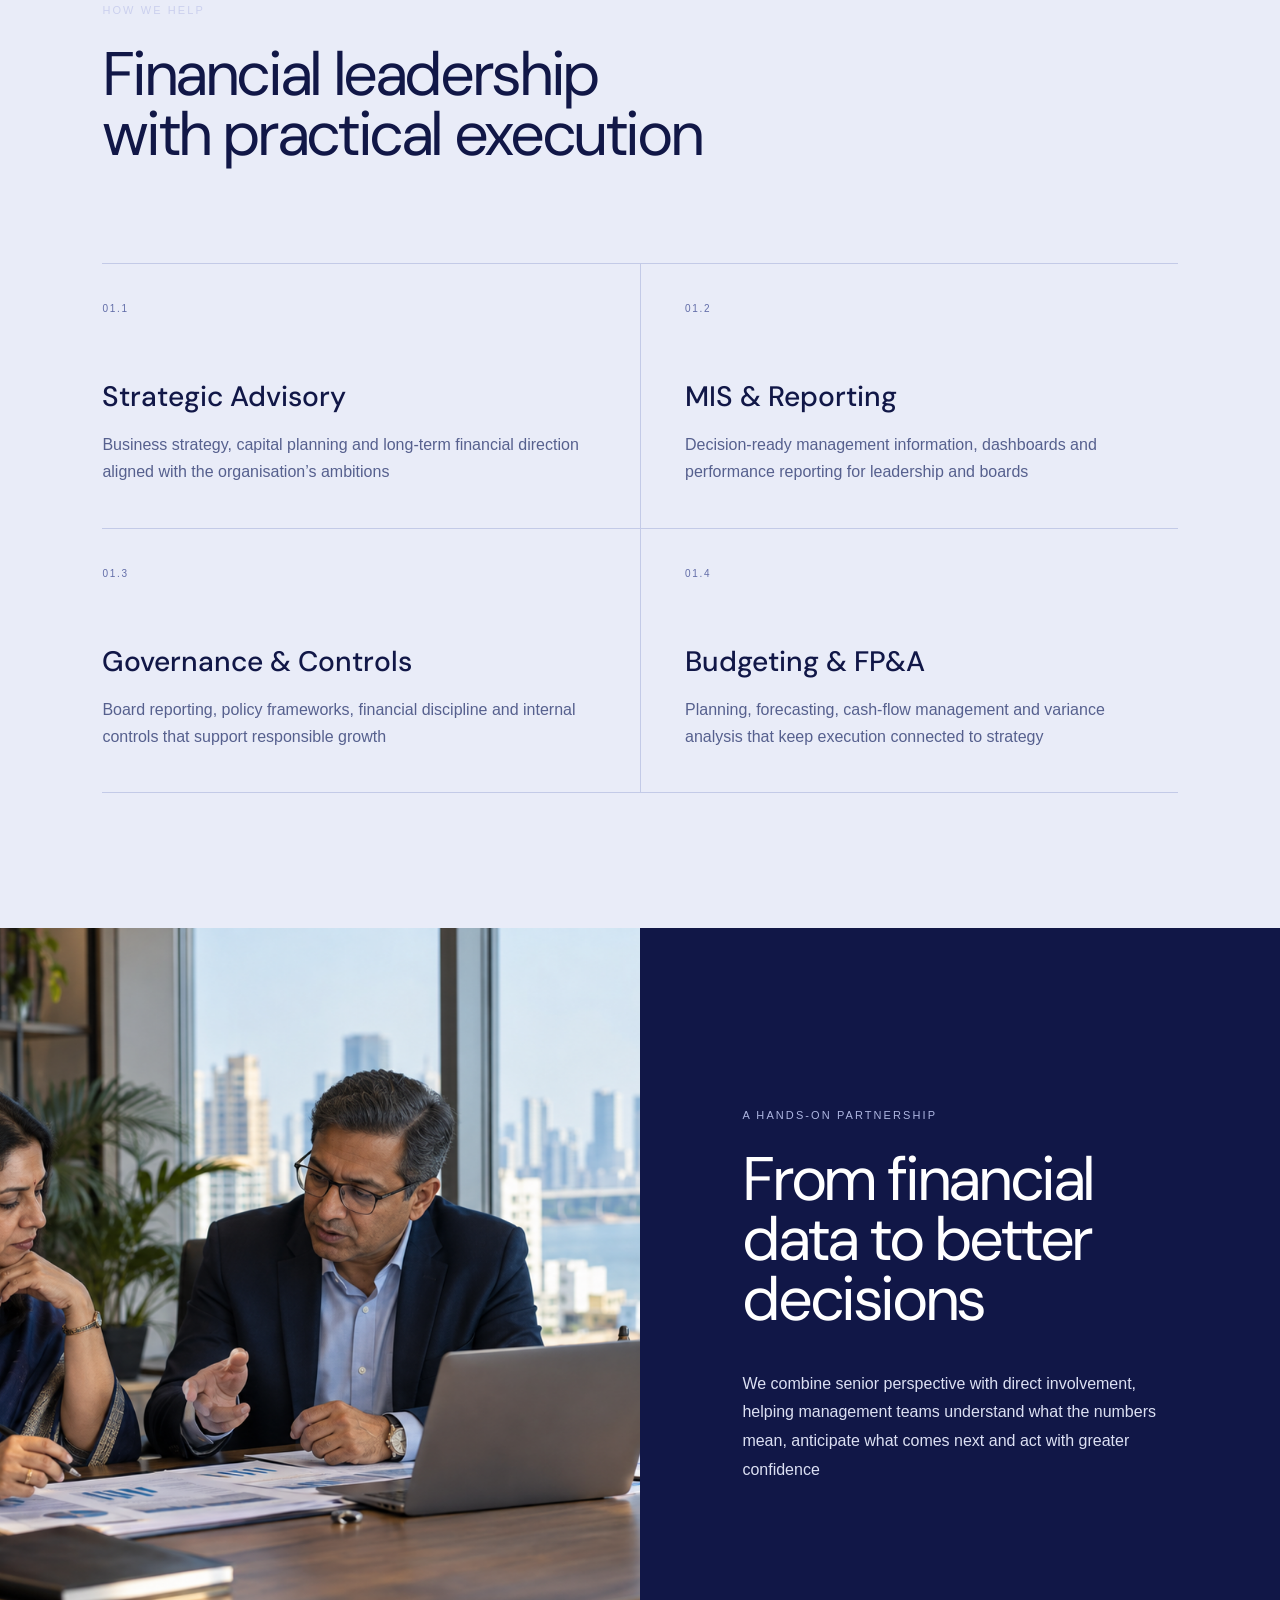
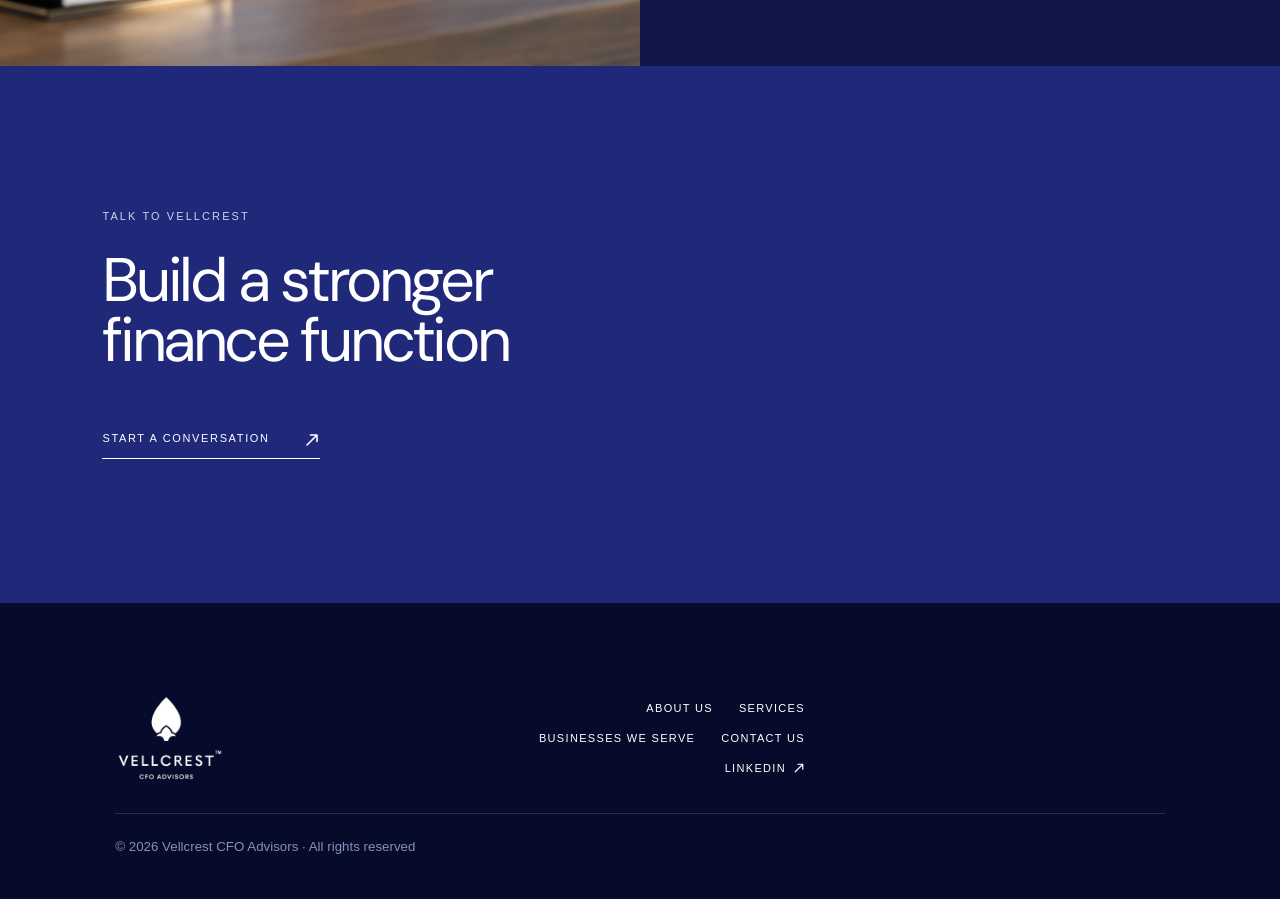
<file: fractional-cfo-services.html>
<!doctype html>
<html lang="en">
  <head>
    <meta charset="utf-8" />
    <meta http-equiv="Cache-Control" content="no-cache, no-store, must-revalidate" />
    <meta http-equiv="Pragma" content="no-cache" />
    <meta http-equiv="Expires" content="0" />
    <meta name="viewport" content="width=device-width,initial-scale=1" />
    <meta name="theme-color" content="#20287A" />
    <meta name="description" content="Fractional CFO services from Vellcrest CFO Advisors" />
    <title>Fractional CFO Services | Vellcrest CFO Advisors</title>
    <link rel="icon" type="image/png" sizes="32x32" href="assets/images/vellcrest-favicon-32.png" />
    <link rel="icon" type="image/png" sizes="192x192" href="assets/images/vellcrest-favicon-192.png" />
    <link rel="shortcut icon" href="assets/images/favicon.ico" />
    <script>document.documentElement.classList.add("js");</script>
    <link rel="stylesheet" href="css/styles.css?v=20260812-2" />
    <link rel="stylesheet" href="css/vellcrest.css?v=20261007-navigation-final" />
    <link rel="stylesheet" href="css/service-page.css?v=20261007-card-stable" />
  </head>
  <body class="service-page fractional-page">
    <header class="header about-header"><a class="brand" href="index.html" aria-label="Vellcrest CFO Advisors home"><img src="assets/images/vellcrest-logo-tm-white.png?v=20261007-tm-final" alt="Vellcrest CFO Advisors" /></a></header>
    <button class="menu-btn universal-service-menu" style="position:fixed;top:22px;right:20px;z-index:2147483647;display:block;width:52px;height:48px;padding:0;border:0;background:transparent;color:#fff;box-shadow:none;cursor:pointer" aria-label="Open navigation" aria-expanded="false" aria-controls="site-navigation"><span class="menu-line-top" aria-hidden="true" style="position:absolute;top:6px;right:0;display:block;width:42px;height:2px;background:currentColor"></span><span class="menu-line-bottom" aria-hidden="true" style="position:absolute;top:18px;right:0;display:block;width:28px;height:2px;background:currentColor"></span><b style="position:absolute;top:27px;right:0;color:currentColor;font-size:9px;font-weight:500;line-height:1;letter-spacing:.16em;text-transform:uppercase">Menu</b></button>
    <div class="overlay" id="site-navigation" aria-hidden="true"><p class="meta">Strategic finance · Enduring value</p><nav aria-label="Main navigation"><a href="index.html#home">Home</a><a href="about.html">About Us</a><a href="index.html#services">Services</a><a href="index.html#industries">Businesses We Serve</a><a href="index.html#contact">Contact Us</a></nav><div class="nav-foot"><a class="linkedin-link" href="#" aria-label="Vellcrest on LinkedIn"><svg viewBox="0 0 24 24" aria-hidden="true"><path d="M5.2 7.5H1.6V22h3.6V7.5ZM3.4 1.8a2.1 2.1 0 1 0 0 4.2 2.1 2.1 0 0 0 0-4.2ZM22.4 13.7c0-4.4-2.3-6.5-5.4-6.5-2.5 0-3.6 1.4-4.2 2.3v-2H9.2V22h3.6v-7.2c0-1.9.4-3.8 2.8-3.8s2.4 2.2 2.4 3.9V22h3.6l.8-8.3Z"/></svg></a></div></div>
    <main>
      <section class="service-hero"><div class="service-hero-copy"><p class="service-kicker">01 · Financial leadership</p><h1>Fractional CFO Services</h1><p>Senior financial leadership that brings clarity to priorities, discipline to performance and confidence to critical business decisions</p></div><div class="service-hero-image" role="img" aria-label="Business leaders reviewing financial strategy"></div></section>
      <section class="service-overview"><div><p class="service-kicker">Executive insight on demand</p><h2>Leadership that grows with your business</h2></div><div class="service-overview-copy"><p>Growing organisations often need CFO-level judgement before they are ready to appoint a full-time senior finance leader</p><p>Vellcrest works alongside founders, promoters and leadership teams to strengthen the finance function, translate information into business insight and create a dependable rhythm for planning, reporting and decision-making</p></div></section>
      <section class="service-capabilities"><p class="service-kicker">How we help</p><h2>Financial leadership<br />with practical execution</h2><div class="capability-grid"><article><span>01.1</span><h3>Strategic Advisory</h3><p>Business strategy, capital planning and long-term financial direction aligned with the organisation’s ambitions</p></article><article><span>01.2</span><h3>MIS &amp; Reporting</h3><p>Decision-ready management information, dashboards and performance reporting for leadership and boards</p></article><article><span>01.3</span><h3>Governance &amp; Controls</h3><p>Board reporting, policy frameworks, financial discipline and internal controls that support responsible growth</p></article><article><span>01.4</span><h3>Budgeting &amp; FP&amp;A</h3><p>Planning, forecasting, cash-flow management and variance analysis that keep execution connected to strategy</p></article></div></section>
      <section class="service-image-section"><div class="service-image" role="img" aria-label="Finance leader working with business information"></div><div class="service-image-copy"><p class="service-kicker">A hands-on partnership</p><h2>From financial data to better decisions</h2><p>We combine senior perspective with direct involvement, helping management teams understand what the numbers mean, anticipate what comes next and act with greater confidence</p></div></section>
      <section class="service-cta"><p class="service-kicker">Talk to Vellcrest</p><h2>Build a stronger<br />finance function</h2><a href="index.html#contact">Start a conversation <span class="css-arrow" aria-hidden="true"></span></a></section>
    </main>
    <aside class="service-switcher" aria-label="Other Vellcrest services">
      <button class="service-switcher-toggle" type="button" aria-expanded="false" aria-label="Close other services"><span aria-hidden="true">×</span></button>
      <div class="service-switcher-panel"><p>Other services</p><a href="compliance-taxation-services.html"><span>02</span><strong>Compliance and<br />Taxation Services</strong></a><a href="audit-services.html"><span>03</span><strong>Audit Services</strong></a></div>
    </aside>
    <footer class="footer"><div class="footer-brand" aria-label="Vellcrest CFO Advisors"><img src="assets/images/vellcrest-logo-tm-white.png?v=20261007-tm-final" alt="Vellcrest CFO Advisors" /></div><nav aria-label="Footer navigation"><a href="about.html">About Us</a><a href="index.html#services">Services</a><a href="index.html#industries">Businesses We Serve</a><a href="index.html#contact">Contact Us</a><a data-linkedin href="#">LinkedIn <span class="css-arrow text-arrow" aria-hidden="true"></span></a></nav><small>© <span id="year"></span> Vellcrest CFO Advisors · All rights reserved</small></footer>
    <script src="js/site-config.js?v=20261007-1" defer></script>
    <script src="js/about.js?v=20261007-card-tap-fix" defer></script>
  </body>
</html>
</file>
<file: css/styles.css>
@font-face {
  font-family: "Montserrat";
  src: url("../assets/fonts/montserrat-latin-400-normal.woff2") format("woff2");
  font-weight: 400;
  font-style: normal;
  font-display: swap;
}

/* Rafaga Option 3 — Maroon family colour edition */
:root{--ink:#2a0d16;--blue:#841e32;--deep:#250a12;--hero-navy:#4b1021;--blue-grey:#78535e;--paper:#f3e7ea;--line:#dcc7cd;--sky:#c9919f}
body{background:var(--paper)}
.hero{background:#fbf7f8}
.overlay{background:#250a12}
.overlay nav a:hover{color:#c9919f}
.header:not(.is-dark) .brand img,.about-header:not(.is-dark) .brand img{filter:brightness(0) saturate(100%) invert(14%) sepia(20%) saturate(1064%) hue-rotate(334deg) brightness(91%) contrast(91%)}
.header.is-dark .brand img,.footer-brand img{filter:none}
.frame{background-color:#4b1021;background-blend-mode:luminosity}
.shade{background:linear-gradient(90deg,rgba(37,10,18,.88),rgba(75,16,33,.42) 60%,rgba(104,25,45,.14))}
.reveal .frame{box-shadow:0 -22px 58px rgba(55,35,26,.22)}
.statement,.services,.contact-section{background:#250a12}
.statement .kicker,.services .kicker,.contact-details small{color:#c9919f}
.statement-grid>p,.service-intro>p,.industries-title>p{color:#cdb5bc}
.why,.delivery{background:#f0e1e5}
.reason-grid article,.delivery-grid article,.testimonials{background:#fbf7f8}
.reason-grid p,.delivery-grid p,.section-head>p{color:#6f4c56}
.service-intro h2{color:#f7eef0}
.muted-title{color:#c9b1b8}
.delivery-grid .delivery-highlight{background:#68192d}
.delivery-grid article,.delivery-grid article:nth-child(n){color:#4b1021}
.industries,.industries-sticky{background:#68192d}
.industry-curtain{background-image:linear-gradient(90deg,rgba(75,16,33,.24),rgba(132,30,50,.10)),url("../assets/images/rafaga-advisory-meeting-india.png");background-blend-mode:color,normal;box-shadow:-28px 0 70px rgba(37,10,18,.30)}
.industries-title>p{color:#e5cbd2}
.contact-section button{background:#841e32}
.contact-section input:focus{border-color:#c9919f}
.footer{background:#17070c}
.footer>p{color:#b7969f}
.footer small{color:#91737c}
@media(max-width:800px){.industry-curtain{background-image:linear-gradient(180deg,rgba(75,16,33,.10),rgba(37,10,18,.34)),url("../assets/images/rafaga-industries-mobile-group.png");background-blend-mode:color,normal}}

/* Client revisions cascade lock — 12 Aug 2026 */
.hero-messages{position:relative;min-height:clamp(150px,14vw,230px)}
.hero-message{position:absolute;inset:0 auto auto 0;width:100%;margin:0;opacity:0!important;visibility:hidden;transform:translateY(18px);transition:opacity 900ms ease,transform 900ms ease,visibility 900ms}
.hero-message.is-active{opacity:1!important;visibility:visible;transform:translateY(0)}
.hero.is-intro-ready .hero-message.is-active>span{opacity:1;transform:none}
.advisory-slideshow img{filter:none!important;mix-blend-mode:normal}
.services>.why{margin:0;padding-top:2vh;padding-bottom:14vh}.services>.why+.expertise-groups{margin-top:0}
.delivery-grid{grid-template-columns:repeat(4,minmax(190px,1fr));gap:clamp(34px,4vw,72px);align-items:center;overflow:visible}
.delivery-grid .delivery-highlight{display:none!important}
.delivery-grid article,.delivery-grid article:nth-child(n){aspect-ratio:1;min-height:0;padding:clamp(28px,3vw,45px);border:5px solid #841e32;border-radius:50%;background:#fbf7f8;color:#4b1021;align-items:center;justify-content:center;text-align:center;isolation:isolate;transition:background-color 650ms ease,color 650ms ease,border-color 650ms ease}
.delivery-grid article::after{content:"";position:absolute;z-index:-1;top:50%;left:calc(100% + 4px);width:clamp(40px,5vw,80px);height:clamp(50px,6vw,92px);background:#841e32;clip-path:polygon(0 16%,55% 16%,55% 0,100% 50%,55% 100%,55% 84%,0 84%);transform:translateY(-50%)}
.delivery-grid article:last-child::after{display:none}.delivery-grid article.is-active{background:#68192d;color:#fff;border-color:#68192d}.delivery-grid article b{display:none}.delivery-grid article h3{margin:0 0 13px;font-size:clamp(25px,2.1vw,34px)}.delivery-grid article p{margin:0;max-width:210px;color:inherit;font-size:14px;line-height:1.42}
.industry-curtain{background-blend-mode:normal!important}.industry-curtain p{font-size:clamp(42px,5.4vw,82px)}.industries-content{padding-bottom:clamp(78px,10vh,112px)}
.industry-list{min-height:0;grid-template-columns:repeat(2,minmax(0,1fr));gap:18px 6vw;padding-bottom:18px}.industry-list span,.industry-list span:nth-child(even){gap:32px;min-width:0;padding:9px 0;font-size:clamp(18px,2.1vw,34px);line-height:1.12}.industry-list span i{flex:0 0 42px;width:42px;height:42px;font-size:16px}
@media(max-width:800px){.hero-messages{min-height:clamp(150px,42vw,205px)}.hero-message{font-size:clamp(42px,12vw,61px)}.services>.why{padding:2vh 24px 11vh}.delivery-grid{grid-template-columns:1fr;gap:42px;width:min(300px,84vw);margin-left:auto;margin-right:auto}.delivery-grid article,.delivery-grid article:nth-child(n){width:100%;min-height:0;padding:38px}.delivery-grid article::after{top:calc(100% + 4px);left:50%;width:64px;height:48px;transform:translateX(-50%) rotate(90deg)}.industries{height:245vh;min-height:1460px}.industries-content{padding:72px 24px 82px;justify-content:center}.industries-title{gap:18px}.industries-title h2{margin-top:0;font-size:clamp(36px,10vw,48px)}.industries-title>p{font-size:13px;line-height:1.55}.industry-list{margin-top:22px;gap:18px 20px;padding-bottom:28px}.industry-list span,.industry-list span:nth-child(even){gap:11px;font-size:clamp(14px,4.2vw,18px);line-height:1.18}.industry-list span i{flex-basis:34px;width:34px;height:34px;font-size:13px}.industry-curtain p{bottom:72px;font-size:clamp(42px,12vw,60px)}}

/* Client revisions — 12 Aug 2026 */
.hero-messages {
  position: relative;
  min-height: clamp(150px, 14vw, 230px);
}
.hero-message {
  position: absolute;
  inset: 0 auto auto 0;
  width: 100%;
  margin: 0;
  opacity: 0;
  visibility: hidden;
  transform: translateY(18px);
  transition: opacity 900ms ease, transform 900ms ease, visibility 900ms;
}
.hero-message.is-active {
  opacity: 1;
  visibility: visible;
  transform: translateY(0);
}
.hero.is-intro-ready .hero-message.is-active > span {
  opacity: 1;
  transform: none;
}
.advisory-slideshow img {
  filter: none !important;
  mix-blend-mode: normal;
}
.services > .why {
  margin: 0;
  padding-top: 2vh;
  padding-bottom: 14vh;
}
.services > .why + .expertise-groups { margin-top: 0; }

/* Delivery flow follows the client's Comprehend → Design → Execute → Report model. */
.delivery-grid {
  grid-template-columns: repeat(4, minmax(190px, 1fr));
  gap: clamp(34px, 4vw, 72px);
  align-items: center;
  overflow: visible;
}
.delivery-grid .delivery-highlight { display: none !important; }
.delivery-grid article,
.delivery-grid article:nth-child(n) {
  aspect-ratio: 1;
  min-height: 0;
  padding: clamp(28px, 3vw, 45px);
  border: 5px solid #841e32;
  border-radius: 50%;
  background: #fbf7f8;
  color: #4b1021;
  align-items: center;
  justify-content: center;
  text-align: center;
  isolation: isolate;
  transition: background-color 650ms ease, color 650ms ease, border-color 650ms ease;
}
.delivery-grid article::after {
  content: "";
  position: absolute;
  z-index: -1;
  top: 50%;
  left: calc(100% + 4px);
  width: clamp(40px, 5vw, 80px);
  height: clamp(50px, 6vw, 92px);
  background: #841e32;
  clip-path: polygon(0 16%, 55% 16%, 55% 0, 100% 50%, 55% 100%, 55% 84%, 0 84%);
  transform: translateY(-50%);
}
.delivery-grid article:last-child::after { display: none; }
.delivery-grid article.is-active {
  background: #68192d;
  border-color: #68192d;
  color: #fff;
}
.delivery-grid article b { display: none; }
.delivery-grid article h3 { margin: 0 0 13px; font-size: clamp(25px, 2.1vw, 34px); }
.delivery-grid article p { margin: 0; max-width: 210px; color: inherit; font-size: 14px; line-height: 1.42; }

.industry-curtain {
  background-blend-mode: normal !important;
}
.industry-curtain p { font-size: clamp(42px, 5.4vw, 82px); }
.industries-content {
  padding-bottom: clamp(78px, 10vh, 112px);
}
.industry-list {
  min-height: 0;
  grid-template-columns: repeat(2, minmax(0, 1fr));
  gap: 18px 6vw;
  padding-bottom: 18px;
}
.industry-list span,
.industry-list span:nth-child(even) {
  gap: 32px;
  min-width: 0;
  padding: 9px 0;
  font-size: clamp(18px, 2.1vw, 34px);
  line-height: 1.12;
}
.industry-list span i {
  flex: 0 0 42px;
  width: 42px;
  height: 42px;
  font-size: 16px;
}

@media (max-width: 800px) {
  .hero-messages { min-height: clamp(150px, 42vw, 205px); }
  .hero-message { font-size: clamp(42px, 12vw, 61px); }
  .services > .why { padding: 2vh 24px 11vh; }
  .delivery-grid { grid-template-columns: 1fr; gap: 42px; width: min(300px, 84vw); margin-left: auto; margin-right: auto; }
  .delivery-grid article,
  .delivery-grid article:nth-child(n) { width: 100%; min-height: 0; padding: 38px; }
  .delivery-grid article::after {
    top: calc(100% + 4px);
    left: 50%;
    width: 64px;
    height: 48px;
    transform: translateX(-50%) rotate(90deg);
  }
  .industries { height: 245vh; min-height: 1460px; }
  .industries-content { padding: 72px 24px 82px; justify-content: center; }
  .industries-title { gap: 18px; }
  .industries-title h2 { margin-top: 0; font-size: clamp(36px, 10vw, 48px); }
  .industries-title > p { font-size: 13px; line-height: 1.55; }
  .industry-list { margin-top: 22px; gap: 18px 20px; padding-bottom: 28px; }
  .industry-list span,
  .industry-list span:nth-child(even) {
    gap: 11px;
    font-size: clamp(14px, 4.2vw, 18px);
    line-height: 1.18;
  }
  .industry-list span i { flex-basis: 34px; width: 34px; height: 34px; font-size: 13px; }
  .industry-curtain p { bottom: 72px; font-size: clamp(42px, 12vw, 60px); }
}
@font-face {
  font-family: "Montserrat";
  src: url("../assets/fonts/montserrat-latin-500-normal.woff2") format("woff2");
  font-weight: 500;
  font-style: normal;
  font-display: swap;
}
@font-face {
  font-family: "Montserrat";
  src: url("../assets/fonts/montserrat-latin-600-normal.woff2") format("woff2");
  font-weight: 600;
  font-style: normal;
  font-display: swap;
}
:root {
  --ink: #250a12;
  --blue: #841e32;
  --deep: #250a12;
  --hero-navy: #4b1021;
  --blue-grey: #92707a;
  --paper: #f8f3f4;
  --line: #c9ced1;
  --sky: #d9adb7;
}
* {
  box-sizing: border-box;
}
html {
  scroll-behavior: smooth;
}
body {
  margin: 0;
  background: var(--paper);
  color: var(--ink);
  font-family: Arial, Helvetica, sans-serif;
}

/* A short, controlled page handoff prevents menu frames and hard page pops. */
.js body {
  opacity: 0;
}
.js body.is-page-ready {
  opacity: 1;
  transition: opacity 420ms cubic-bezier(.22, .61, .36, 1);
}
.js body.is-page-leaving {
  opacity: 0;
  transition: opacity 180ms ease-out;
  pointer-events: none;
}
.js body.is-section-switching {
  opacity: 0;
  transition: opacity 130ms ease-out;
  pointer-events: none;
}
.js body.is-section-arriving {
  opacity: 1;
  transition: opacity 280ms cubic-bezier(.22, .61, .36, 1);
}
h1,
h2,
h3,
.eyebrow,
.kicker,
.overlay nav a {
  font-family: "DM Sans", Arial, Helvetica, sans-serif;
}
a {
  color: inherit;
  text-decoration: none;
}
.header {
  position: fixed;
  inset: 0 0 auto;
  z-index: 50;
  display: flex;
  justify-content: space-between;
  padding: 28px 38px;
  pointer-events: none;
}
.header > * {
  pointer-events: auto;
}
.brand {
  width: 154px;
  height: 58px;
  display: flex;
  align-items: center;
  overflow: hidden;
}
.brand img,
.footer img {
  width: 100%;
  height: auto;
  mix-blend-mode: multiply;
}
.menu-btn {
  border: 0;
  color: var(--ink);
  background: transparent;
  width: 76px;
  height: 48px;
  cursor: pointer;
  position: relative;
}
.menu-btn i {
  position: absolute;
  right: 0;
  width: 42px;
  height: 1.5px;
  background: currentColor;
  transition: 0.45s;
}
.menu-btn i:first-child {
  top: 10px;
}
.menu-btn i:nth-child(2) {
  top: 20px;
  width: 28px;
}
.menu-btn b {
  position: absolute;
  right: 0;
  top: 28px;
  font-size: 10px;
  letter-spacing: 0.18em;
  text-transform: uppercase;
  font-weight: 400;
}
.menu-btn.active {
  color: #fff;
}
.menu-btn.active i:first-child {
  top: 17px;
  transform: rotate(45deg);
}
.menu-btn.active i:nth-child(2) {
  top: 17px;
  width: 42px;
  transform: rotate(-45deg);
}
.menu-btn.active b {
  opacity: 0;
}
.overlay {
  position: fixed;
  inset: 0;
  z-index: 40;
  background: var(--deep);
  color: #fff;
  display: grid;
  grid-template-columns: 1fr 2fr 1fr;
  align-items: end;
  padding: 11vh 4vw 7vh;
  transform: translateY(-102%);
  transition: transform 0.75s cubic-bezier(0.77, 0, 0.18, 1);
  visibility: hidden;
}
.overlay.open {
  transform: none;
  visibility: visible;
}
.overlay nav {
  display: flex;
  flex-direction: column;
  align-self: center;
  gap: clamp(14px, 2.1vh, 28px);
}
.overlay nav a {
  font-size: clamp(42px, 5.7vw, 88px);
  line-height: .92;
  font-weight: 300;
  letter-spacing: -0.055em;
  transition: 0.2s;
}
.overlay nav a:hover {
  color: #b87082;
  transform: translateX(10px);
}
.overlay nav span {
  display: inline-block;
  width: 34px;
  font-size: 10px;
  letter-spacing: 0.15em;
  opacity: 0.5;
}
.meta,
.nav-foot {
  font-size: 11px;
  line-height: 1.7;
  letter-spacing: 0.12em;
  text-transform: uppercase;
  opacity: 0.65;
}
.nav-foot {
  text-align: right;
}
.linkedin-link svg { width: 28px; height: 28px; fill: #fff; display: inline-block; }
.hero {
  height: 155vh;
  position: relative;
  z-index: 1;
}
.hero-inner {
  position: sticky;
  top: 0;
  height: 100vh;
  padding: 0 10vw 7vh;
  display: grid;
  grid-template-columns: minmax(0, 3fr) minmax(260px, 1fr);
  grid-template-rows: 1fr auto 1fr;
  column-gap: 7vw;
  align-items: center;
  will-change: transform, opacity;
}
.eyebrow {
  grid-column: 1/3;
  align-self: end;
  margin: 0 0 9vh;
  font-size: 11px;
  letter-spacing: 0.2em;
  text-transform: uppercase;
  color: var(--hero-navy);
}
h1 {
  grid-column: 1;
  margin: 0;
  color: var(--hero-navy);
  font-size: clamp(58px, 6.5vw, 120px);
  line-height: 0.92;
  font-weight: 300;
  letter-spacing: -0.07em;
}
h1 span {
  display: block;
  white-space: nowrap;
}
.hero-copy {
  grid-column: 2;
}
.hero-copy p {
  margin: 0;
  color: var(--hero-navy);
  font-size: 14px;
  line-height: 1.75;
  letter-spacing: 0.025em;
}
.discover {
  grid-column: 1;
  align-self: start;
  margin-top: 10vh;
  font-size: 10px;
  letter-spacing: 0.17em;
  text-transform: uppercase;
  display: flex;
  align-items: center;
  gap: 14px;
  color: var(--hero-navy);
}
.discover i {
  width: 35px;
  height: 35px;
  border: 1px solid var(--hero-navy);
  border-radius: 50%;
  display: grid;
  place-items: center;
  font-style: normal;
  color: var(--hero-navy);
}
.reveal {
  position: relative;
  z-index: 2;
  height: 115vh;
  margin-top: -55vh;
}
.frame {
  position: sticky;
  top: 0;
  height: 100vh;
  background: #68192d url("../assets/images/corporate-boardroom.png")
    center/cover no-repeat;
  color: #fff;
  overflow: hidden;
  will-change: clip-path;
}
.shade {
  position: absolute;
  inset: 0;
  background: linear-gradient(
    90deg,
    rgba(3, 20, 34, 0.78),
    rgba(3, 20, 34, 0.25) 60%,
    rgba(3, 20, 34, 0.08)
  );
}
.exp {
  position: absolute;
  left: 8vw;
  bottom: 10vh;
  z-index: 2;
}
.exp > p,
.kicker {
  font-size: 11px;
  letter-spacing: 0.2em;
  text-transform: uppercase;
}
.exp > p {
  color: var(--sky);
}
.exp h2 {
  margin: 24px 0 34px;
  font-size: clamp(45px, 5.4vw, 94px);
  line-height: 0.97;
  letter-spacing: -0.055em;
  font-weight: 300;
}
.exp a {
  display: inline-flex;
  gap: 24px;
  border-bottom: 1px solid #ffffff80;
  padding-bottom: 10px;
  font-size: 12px;
  text-transform: uppercase;
  letter-spacing: 0.15em;
}
.statement {
  padding: 18vh 9vw;
  background: var(--deep);
  color: #fff;
}
.statement .kicker,
.services .kicker {
  color: #cd96a4;
}
.statement-grid {
  display: grid;
  grid-template-columns: 2fr 1fr;
  gap: 10vw;
  align-items: end;
}
.statement h2,
.section-head h2,
.service-intro h2,
.industries h2,
.testimonials > h2,
.contact-copy h2 {
  font-size: clamp(48px, 6.7vw, 112px);
  font-weight: 300;
  line-height: 0.95;
  letter-spacing: -0.06em;
  margin: 8vh 0 0;
}
.statement-grid > p,
.section-head > p,
.service-intro > p,
.industries-title > p {
  font-size: 16px;
  line-height: 1.8;
  margin: 0;
  color: #c7adb4;
}
.why {
  padding: 15vh 9vw 10vh;
  background: #f4e9ec;
  color: var(--hero-navy);
}
.why-intro {
  max-width: 1380px;
  margin: 0;
}
.why-intro .kicker {
  margin: 0 0 4vh;
  color: var(--blue-grey);
}
.why-intro h2 {
  max-width: 1380px;
  margin: 0;
  color: var(--hero-navy);
  font-size: clamp(47px, 5.15vw, 94px);
  font-weight: 600;
  line-height: 1.04;
  letter-spacing: -0.055em;
}
.why-intro h2 .why-dash {
  display: inline-block;
  margin: 0 0.05em;
  color: var(--blue-grey);
  font-size: 0.58em;
  font-weight: 400;
  line-height: 1;
  vertical-align: 0.18em;
}
.why-intro h2 .why-subtitle {
  color: var(--blue-grey);
}
.section-head {
  display: grid;
  grid-template-columns: 1fr 1.4fr 1fr;
  gap: 5vw;
  align-items: end;
}
.section-head h2 {
  margin: 0;
  font-size: clamp(48px, 5.7vw, 90px);
}
.section-head > p {
  color: #765761;
}
.reason-grid {
  display: grid;
  grid-template-columns: repeat(2, minmax(0, 1fr));
  gap: 4px;
  width: min(1240px, 84vw);
  margin: 14vh 0 0;
}
.reason-grid article {
  min-height: 250px;
  padding: 50px 42px 38px;
  border: 0;
  border-radius: 28px;
  background: #fff;
  text-align: left;
  display: flex;
  flex-direction: column;
  align-items: flex-start;
  justify-content: center;
}
.reason-icon {
  width: 58px;
  height: 58px;
  border: 1.5px solid var(--hero-navy);
  border-radius: 50%;
  display: grid;
  place-items: center;
  color: var(--hero-navy);
  background: transparent;
}
.reason-icon svg {
  width: 28px;
  height: 28px;
  fill: none;
  stroke: currentColor;
  stroke-width: 1.6;
  stroke-linecap: round;
  stroke-linejoin: round;
}
.reason-grid b,
.delivery-grid b {
  font-size: 11px;
  letter-spacing: 0.15em;
  color: #8f737b;
}
.reason-grid h3,
.delivery-grid h3 {
  font-size: 30px;
  font-weight: 400;
  margin: 22px 0 14px;
}
.reason-grid h3 {
  color: var(--hero-navy);
  font-weight: 500;
}
.reason-grid p,
.delivery-grid p {
  line-height: 1.7;
  color: #6f4c56;
}
.reason-grid p {
  max-width: 520px;
  margin: 0;
  font-size: 15px;
  color: var(--blue-grey);
}
.services {
  background: var(--deep);
  color: #fff;
}
.service-intro {
  padding: 18vh 8vw;
  display: grid;
  grid-template-columns: minmax(0, 1.15fr) minmax(320px, 0.85fr);
  gap: 7vw;
  align-items: end;
}
.service-intro h2 {
  margin: 0;
  font-size: clamp(48px, 5.8vw, 94px);
  color: var(--hero-navy);
}
.service-intro h2 span {
  display: block;
}
.service-intro > p {
  max-width: 520px;
  justify-self: end;
}
.service-block {
  padding: 12vh 9vw;
  display: grid;
  grid-template-columns: 1fr 1.7fr;
  gap: 11vw;
  border-top: 1px solid #ffffff2e;
  background: #32101a;
}
.service-block.light {
  background: #f7edef;
  color: var(--ink);
}
.service-block.audit {
  background: #8d3c53;
}
.service-title > span {
  font-size: 11px;
  letter-spacing: 0.2em;
}
.service-title > p:first-of-type {
  font-size: 11px;
  text-transform: uppercase;
  letter-spacing: 0.18em;
  color: #d5a7b2;
}
.service-title h3 {
  font-size: clamp(44px, 5vw, 82px);
  line-height: 0.97;
  letter-spacing: -0.055em;
  font-weight: 300;
  margin: 8vh 0 4vh;
}
.service-title > p:last-child {
  line-height: 1.7;
  color: #ceb8be;
  max-width: 440px;
}
.light .service-title > p:last-child,
.light .service-list p {
  color: #6f4c56;
}
.service-list {
  border-top: 1px solid currentColor;
}
.service-list > div {
  padding: 35px 0;
  border-bottom: 1px solid currentColor;
  display: grid;
  grid-template-columns: 1fr 1.5fr;
  gap: 30px;
}
.service-list h4 {
  margin: 0;
  font-size: 22px;
  font-weight: 400;
}
.service-list p {
  margin: 0;
  line-height: 1.8;
  color: #d2bec3;
}
.audit .service-list p,
.audit .service-title > p:last-child {
  color: #f6eaed;
}
.delivery {
  padding: 18vh 8vw;
  background: var(--paper);
}
.delivery-grid {
  display: grid;
  grid-template-columns: repeat(4, 1fr);
  margin-top: 12vh;
  border-top: 1px solid var(--line);
}
.delivery-grid article {
  min-height: 320px;
  padding: 30px;
  border-right: 1px solid var(--line);
  display: flex;
  flex-direction: column;
}
.delivery-grid h3 {
  margin: auto 0 20px;
}
.industries {
  padding: 18vh 9vw;
  background: #f3e6e9;
}
.industries-title {
  display: grid;
  grid-template-columns: 2fr 1fr;
  gap: 9vw;
  align-items: end;
}
.industries-title > p {
  color: #765761;
}
.industry-list {
  margin-top: 12vh;
  border-top: 1px solid #9f7883;
  display: grid;
  grid-template-columns: repeat(2, 1fr);
}
.industry-list span {
  font-size: clamp(24px, 3vw, 50px);
  padding: 28px 0;
  border-bottom: 1px solid #9f7883;
}
.industry-list span:nth-child(odd) {
  border-right: 1px solid #9f7883;
}
.industry-list span:nth-child(even) {
  padding-left: 35px;
}
.testimonials {
  padding: 18vh 9vw;
  background: #fff;
}
.testimonials > h2 {
  font-size: clamp(48px, 5.8vw, 92px);
}
.quote-wrap {
  display: grid;
  grid-template-columns: repeat(2, 1fr);
  gap: 7vw;
  margin: 12vh 0;
}
.quote-wrap blockquote {
  margin: 0;
  font-size: clamp(24px, 2.4vw, 40px);
  line-height: 1.35;
  font-weight: 300;
  letter-spacing: -0.02em;
}
.quote-wrap footer {
  font-size: 11px;
  text-transform: uppercase;
  letter-spacing: 0.12em;
  margin-top: 32px;
  color: #8f737b;
}
.logo-row {
  border-top: 1px solid var(--line);
  border-bottom: 1px solid var(--line);
  display: grid;
  grid-template-columns: repeat(4, 1fr);
}
.logo-row span {
  padding: 44px 10px;
  text-align: center;
  border-right: 1px solid var(--line);
  font-size: 11px;
  letter-spacing: 0.15em;
  color: #a1848c;
}
.contact-section {
  padding: 18vh 9vw;
  background: var(--deep);
  color: #fff;
  display: grid;
  grid-template-columns: 1.2fr 1fr;
  gap: 10vw;
}
.contact-copy h2 {
  font-size: clamp(48px, 5.7vw, 90px);
}
.contact-details {
  display: grid;
  grid-template-columns: repeat(3, 1fr);
  gap: 20px;
  margin-top: 11vh;
  font-size: 13px;
  line-height: 1.7;
}
.contact-details small {
  display: block;
  text-transform: uppercase;
  letter-spacing: 0.15em;
  color: #c9919f;
  margin-bottom: 12px;
}
.contact-section form {
  align-self: center;
}
.contact-section label {
  display: block;
  font-size: 10px;
  text-transform: uppercase;
  letter-spacing: 0.16em;
  margin: 0 0 28px;
}
.contact-section input,
.contact-section textarea {
  display: block;
  width: 100%;
  border: 0;
  border-bottom: 1px solid #ffffff66;
  background: transparent;
  color: #fff;
  font-size: 18px;
  padding: 12px 0;
  outline: none;
  font-family: inherit;
  resize: vertical;
}
.contact-section input:focus,
.contact-section textarea:focus {
  border-color: #d19daa;
}
.contact-section button {
  background: var(--blue);
  color: #fff;
  border: 0;
  padding: 19px 24px;
  width: 100%;
  display: flex;
  justify-content: space-between;
  text-transform: uppercase;
  letter-spacing: 0.15em;
  cursor: pointer;
}
.contact-section button:disabled {
  cursor: wait;
  opacity: 0.65;
}
.form-note {
  font-size: 12px;
  min-height: 1.5em;
}
.footer {
  padding: 10vh 9vw 5vh;
  background: #17070c;
  color: #fff;
  display: grid;
  grid-template-columns: 1fr 1fr 1fr;
  gap: 30px;
  align-items: center;
}
.footer img {
  width: 150px;
  background: transparent;
  padding: 0;
  mix-blend-mode: normal;
}
.footer > p {
  color: #ad8d96;
}
.footer > div {
  display: flex;
  justify-content: flex-end;
  gap: 30px;
  font-size: 11px;
  text-transform: uppercase;
  letter-spacing: 0.12em;
}
.footer small {
  grid-column: 1/4;
  border-top: 1px solid #ffffff22;
  padding-top: 25px;
  color: #6d7f8c;
}
@media (max-width: 800px) {
  .header {
    padding: 18px;
  }
  .brand {
    width: 115px;
  }
  .overlay {
    grid-template-columns: 1fr;
    padding: 100px 24px 35px;
  }
  .overlay .meta {
    display: none;
  }
  .overlay nav a {
    font-size: 49px;
  }
  .nav-foot {
    text-align: left;
  }
  .hero {
    height: 145vh;
  }
  .hero-inner {
    padding: 0 22px 6vh;
    grid-template-columns: 1fr;
    grid-template-rows: 1fr auto auto 1fr;
  }
  .eyebrow {
    grid-column: 1;
    margin-bottom: 6vh;
  }
  h1 {
    grid-column: 1;
    font-size: clamp(49px, 14vw, 70px);
  }
  h1 span {
    white-space: normal;
  }
  .hero-copy {
    grid-column: 1;
    margin-top: 30px;
  }
  .discover {
    margin-top: 6vh;
  }
  .reveal {
    margin-top: -45vh;
  }
  .exp {
    left: 24px;
    right: 24px;
  }
  .exp h2 {
    font-size: 43px;
  }
  .statement,
  .service-intro,
  .service-block,
  .delivery,
  .industries,
  .testimonials,
  .contact-section {
    padding: 13vh 24px;
  }
  .statement-grid,
  .section-head,
  .service-intro,
  .service-block,
  .industries-title,
  .contact-section {
    grid-template-columns: 1fr;
    gap: 40px;
  }
  .statement h2,
  .section-head h2,
  .service-intro h2,
  .industries h2,
  .testimonials > h2,
  .contact-copy h2 {
    margin-top: 5vh;
  }
  .reason-grid,
  .delivery-grid {
    grid-template-columns: 1fr;
  }
  .reason-grid article,
  .delivery-grid article {
    min-height: 240px;
    border-right: 0;
    border-bottom: 1px solid var(--line);
  }
  .why {
    padding: 13vh 24px 9vh;
  }
  .why-intro h2 {
    font-size: clamp(43px, 12vw, 62px);
  }
  .reason-grid {
    width: auto;
    margin: 9vh 0 0;
    gap: 8px;
  }
  .reason-grid article {
    min-height: 230px;
    border: 0;
    border-radius: 22px;
    padding: 38px 25px;
  }
  .service-title h3 {
    margin-top: 5vh;
  }
  .service-list > div {
    grid-template-columns: 1fr;
  }
  .industry-list {
    grid-template-columns: 1fr;
  }
  .industry-list span:nth-child(odd) {
    border-right: 0;
  }
  .industry-list span:nth-child(even) {
    padding-left: 0;
  }
  .quote-wrap {
    grid-template-columns: 1fr;
  }
  .logo-row {
    grid-template-columns: repeat(2, 1fr);
  }
  .contact-details {
    grid-template-columns: 1fr;
  }
  .footer {
    grid-template-columns: 1fr;
  }
  .footer > div {
    justify-content: flex-start;
  }
  .footer small {
    grid-column: 1;
  }
  .footer img {
    mix-blend-mode: normal;
  }
}

/* Rafaga interaction refinements — v9 */
.service-intro {
  display: block;
}
.service-intro > p {
  max-width: 680px;
  margin: 34px 0 0;
  justify-self: auto;
}

.reason-grid article {
  justify-content: flex-start;
}
.reason-grid article .reason-icon {
  flex: 0 0 auto;
}

.delivery-grid {
  position: relative;
  border-top: 0;
  gap: 14px;
  isolation: isolate;
}
.delivery-grid .delivery-highlight {
  position: absolute;
  z-index: 0;
  border-radius: 0;
  background: var(--deep);
  pointer-events: none;
  transition:
    transform 900ms cubic-bezier(.65, 0, .2, 1),
    width 900ms cubic-bezier(.65, 0, .2, 1),
    height 900ms cubic-bezier(.65, 0, .2, 1);
}
.delivery-grid article,
.delivery-grid article:nth-child(n) {
  position: relative;
  z-index: 1;
  background: #fff;
  color: var(--hero-navy);
  border: 0;
  animation: none !important;
  transition:
    color 650ms ease,
    background-color 650ms ease;
}
.delivery-grid article.is-active {
  background: transparent;
  color: #fff;
}
.delivery-grid article b,
.delivery-grid article h3,
.delivery-grid article p {
  color: inherit;
  opacity: 1;
  transition: color 650ms ease, opacity 650ms ease;
}
.delivery-grid article.is-entering b,
.delivery-grid article.is-entering h3,
.delivery-grid article.is-entering p {
  animation: deliveryTextIn 800ms ease both;
}
.delivery-grid article.is-entering h3 { animation-delay: 80ms; }
.delivery-grid article.is-entering p { animation-delay: 160ms; }
@keyframes deliveryTextIn {
  from { opacity: .18; transform: translateY(7px); }
  to { opacity: 1; transform: translateY(0); }
}

.brand img {
  mix-blend-mode: normal;
  transition: opacity 240ms ease;
}
.brand.is-switching img { opacity: 0; }
.header.is-dark .menu-btn { color: #fff; }

.hero .eyebrow,
.hero h1 > span,
.hero .hero-copy .hero-word,
.hero .discover {
  opacity: 0;
}
.hero.is-intro-ready .eyebrow {
  animation: heroReveal 700ms ease forwards;
}
.hero.is-intro-ready h1 > span:first-child {
  animation: heroReveal 1100ms cubic-bezier(.2,.7,.2,1) 350ms forwards;
}
.hero.is-intro-ready h1 > span:nth-child(2) {
  animation: heroReveal 1100ms cubic-bezier(.2,.7,.2,1) 700ms forwards;
}
.hero .hero-copy .hero-word {
  display: inline-block;
  transform: translateY(5px);
  animation: heroWordIn 520ms ease forwards;
  animation-delay: calc(1650ms + var(--word-index) * 55ms);
}
.hero.is-intro-ready .discover {
  animation: heroReveal 700ms ease 3900ms forwards;
}
@keyframes heroReveal {
  from { opacity: 0; transform: translateY(24px); }
  to { opacity: 1; transform: translateY(0); }
}
@keyframes heroWordIn {
  to { opacity: 1; transform: translateY(0); }
}

@media (max-width: 800px) {
.service-intro > p { margin-top: 26px; }
  .delivery-grid { gap: 10px; }
}

/* Rafaga cinematic refinements — v10 */
.brand {
  width: 174px;
  height: 72px;
  flex-direction: column;
  align-items: flex-start;
  justify-content: flex-start;
  overflow: visible;
  gap: 1px;
}
.brand img {
  width: 174px;
  height: auto;
  display: block;
}
.brand span,
.footer-brand span {
  color: var(--hero-navy);
  font-family: "DM Sans", Arial, sans-serif;
  font-size: 13px;
  font-weight: 500;
  line-height: 1;
  letter-spacing: .28em;
  text-transform: uppercase;
  white-space: nowrap;
}
.header.is-dark .brand span { color: #fff; }
.overlay.is-closing-now {
  transition: none !important;
  transform: translateY(-102%) !important;
  opacity: 0 !important;
  visibility: hidden !important;
  pointer-events: none !important;
}

@media (prefers-reduced-motion: reduce) {
  .js body.is-page-ready,
  .js body.is-page-leaving { transition-duration: 1ms; }
}

.hero .eyebrow,
.hero h1,
.hero h1 span,
.hero .hero-copy,
.hero .hero-copy p,
.hero .hero-copy .hero-word,
.hero .discover,
.hero .discover i {
  color: #4b1021 !important;
}
.hero .discover i { border-color: #4b1021 !important; }
.hero.is-intro-ready .eyebrow {
  animation-duration: 1050ms;
}
.hero.is-intro-ready h1 > span:first-child {
  animation-duration: 1650ms;
  animation-delay: 500ms;
}
.hero.is-intro-ready h1 > span:nth-child(2) {
  animation-duration: 1650ms;
  animation-delay: 1050ms;
}
.hero .hero-copy .hero-word {
  animation-duration: 720ms;
  animation-delay: calc(2400ms + var(--word-index) * 82ms);
}
.hero.is-intro-ready .discover {
  animation-duration: 950ms;
  animation-delay: 5700ms;
}

.reveal { z-index: 3; }
.reveal .frame {
  transform: none;
  border-radius: 0;
  box-shadow: 0 -22px 58px rgba(1,17,66,.18);
  will-change: auto;
}

.industries {
  --industry-progress: 0;
  min-height: 110vh;
  padding: 0;
  background: #68192d;
  isolation: isolate;
}
.industries-content {
  position: relative;
  z-index: 1;
  padding: 18vh 9vw;
  opacity: clamp(0, calc((var(--industry-progress) - .32) * 2.4), 1);
  transform: translateY(var(--industry-y, 30px));
  will-change: opacity, transform;
}
.industry-curtain {
  position: absolute;
  inset: 0;
  z-index: 3;
  background:
    linear-gradient(90deg, rgba(1,17,66,.16), rgba(1,17,66,.03)),
    url("../assets/images/rafaga-advisory-meeting-india.png") center/cover no-repeat;
  transform: translateX(var(--industry-x, 0%));
  box-shadow: -28px 0 70px rgba(1,17,66,.24);
  will-change: transform;
}
.industry-list,
.industry-list span,
.industry-list span:nth-child(odd),
.industry-list span:nth-child(even) {
  position: static;
  border: 0 !important;
  background: transparent;
  padding: 0;
}
.industry-list {
  margin-top: 11vh;
  display: flex;
  flex-wrap: wrap;
  gap: 52px 64px;
  align-items: flex-start;
}
.industry-list span {
  display: inline-flex;
  flex: 1 1 27%;
  align-items: center;
  gap: 18px;
  color: #fff;
  font-size: clamp(19px, 2vw, 31px);
  line-height: 1.15;
  animation: none;
}
.industry-list span i {
  width: 58px;
  height: 58px;
  flex: 0 0 58px;
  border: 1px solid rgba(255,255,255,.55);
  border-radius: 50%;
  display: grid;
  place-items: center;
  color: #fff;
  font-family: "DM Sans", Arial, sans-serif;
  font-size: 22px;
  font-style: normal;
  font-weight: 400;
}

.footer-brand {
  display: flex !important;
  flex-direction: column;
  align-items: flex-start;
  justify-content: flex-start !important;
  gap: 2px !important;
}
.footer-brand img { width: 180px; }
.footer-brand span { color: #fff; font-size: 13px; }

@media (max-width: 800px) {
  .header { padding: 20px 22px; }
  .brand { width: 142px; height: 60px; }
  .brand img { width: 142px; }
  .brand span { font-size: 10px; }
  .industries-content { padding: 14vh 24px; }
  .industry-curtain { background-position: 44% center; }
  .industry-list {
    min-height: 0;
    margin-top: 8vh;
    display: flex;
    gap: 30px;
  }
  .industry-list span {
    flex: 1 1 100%;
    padding: 0 !important;
    font-size: 22px;
  }
  .industry-list span i { width: 50px; height: 50px; flex-basis: 50px; }
  .footer-brand img { width: 180px; }
  .footer-brand span { font-size: 12px; }
}

@media (prefers-reduced-motion: reduce) {
  .reveal .frame,
  .industry-curtain,
  .industries-content { transform: none !important; opacity: 1 !important; }
  .industry-curtain { display: none; }
}

@media (prefers-reduced-motion: reduce) {
  .delivery-grid .delivery-highlight { transition: none; }
  .delivery-grid article.is-entering b,
  .delivery-grid article.is-entering h3,
  .delivery-grid article.is-entering p,
  .hero .eyebrow,
  .hero h1 > span,
  .hero .hero-copy .hero-word,
  .hero .discover {
    animation: none !important;
    opacity: 1;
    transform: none;
  }
}

/* Rafaga refinement — v7 */
.delivery { background: #f4e9ec; }
.section-head {
  display: grid;
  grid-template-columns: minmax(0, 1.15fr) minmax(320px, .85fr);
  align-items: end;
  gap: 7vw;
}
.section-head > p {
  justify-self: end;
  max-width: 560px;
  margin: 0 0 .15em;
  color: #785d66;
  font-size: 16px;
  line-height: 1.8;
}
.delivery-grid { border: 0; gap: 14px; }
.delivery-grid article {
  min-height: 330px;
  border: 0;
  background: #fff;
  color: var(--hero-navy);
  opacity: 1;
  transform: none;
  animation: deliveryCard 8s ease-in-out infinite;
  transition: background-color .4s ease, color .4s ease;
}
.delivery-grid article::before { display: none; }
.delivery-grid article b,
.delivery-grid article p { transition: color .4s ease; }
@keyframes deliveryCard {
  0%, 20% { background: var(--deep); color: #fff; }
  25%, 100% { background: #fff; color: var(--hero-navy); }
}
.delivery-grid article:nth-child(2) { animation-delay: 2s; }
.delivery-grid article:nth-child(3) { animation-delay: 4s; }
.delivery-grid article:nth-child(4) { animation-delay: 6s; }
.delivery-grid article { --delivery-copy: #6f4c56; }
.delivery-grid article p { color: var(--delivery-copy); }
.delivery-grid article b { color: #8f737b; }
.delivery-grid article:nth-child(1) { animation-delay: 0s; }
.delivery-grid article h3 { color: inherit; }
.delivery-grid article {
  animation-name: deliveryCard;
}
.delivery-grid article p,
.delivery-grid article b { animation: deliveryCopy 8s ease-in-out infinite; animation-delay: inherit; }
@keyframes deliveryCopy {
  0%, 20% { color: #dfcbd1; }
  25%, 100% { color: var(--delivery-copy, #6f4c56); }
}

.industries {
  position: relative;
  overflow: hidden;
  background: #68192d;
  color: #fff;
}
.industries-title {
  grid-template-columns: minmax(0, 1.3fr) minmax(320px, .7fr);
  gap: 7vw;
}
.industries-title h2 { margin: 0; color: #fff; }
.industries-title > p {
  justify-self: end;
  max-width: 520px;
  margin: 0 0 .15em;
  color: #eadcdf;
}
.industry-list {
  position: relative;
  min-height: 430px;
  margin-top: 11vh;
  border: 0;
  display: block;
}
.industry-list::before {
  content: "";
  position: absolute;
  inset: 8% 18% 12%;
  border: 1px solid #ffffff28;
  border-radius: 50%;
}
.industry-list span {
  position: absolute;
  display: inline-flex;
  align-items: center;
  justify-content: center;
  padding: 18px 26px;
  border: 1px solid #ffffff55 !important;
  border-radius: 999px;
  background: #ffffff0d;
  color: #fff;
  font-size: clamp(18px, 2.1vw, 34px);
  backdrop-filter: blur(4px);
  animation: industryFloat 7s ease-in-out infinite;
}
.industry-list span:nth-child(1) { left: 2%; top: 15%; }
.industry-list span:nth-child(2) { left: 34%; top: 2%; animation-delay: -1s; }
.industry-list span:nth-child(3) { right: 3%; top: 22%; animation-delay: -2s; }
.industry-list span:nth-child(4) { left: 14%; bottom: 10%; animation-delay: -3s; }
.industry-list span:nth-child(5) { left: 48%; bottom: 0; animation-delay: -4s; }
.industry-list span:nth-child(6) { right: 4%; bottom: 17%; animation-delay: -5s; }
@keyframes industryFloat { 50% { transform: translateY(-10px); } }

.testimonials > h2 span {
  display: inline-block;
  margin-bottom: .35em;
  font-size: .22em;
  font-weight: 500;
  letter-spacing: .12em;
  text-transform: uppercase;
  color: var(--blue-grey);
}
.contact-copy h2 { margin-top: 0; }

@media (max-width: 800px) {
  .section-head,
  .industries-title { grid-template-columns: 1fr; gap: 34px; }
  .section-head > p,
  .industries-title > p { justify-self: start; margin: 0; }
  .delivery-grid { gap: 10px; }
  .delivery-grid article { min-height: 250px; border: 0; }
  .industry-list { min-height: 580px; margin-top: 8vh; }
  .industry-list::before { inset: 10% 8% 15%; }
  .industry-list span { font-size: 18px; padding: 14px 18px; }
  .industry-list span:nth-child(1) { left: 0; top: 5%; }
  .industry-list span:nth-child(2) { left: auto; right: 0; top: 17%; }
  .industry-list span:nth-child(3) { left: 5%; right: auto; top: 36%; }
  .industry-list span:nth-child(4) { left: auto; right: 0; top: 51%; bottom: auto; }
  .industry-list span:nth-child(5) { left: 0; bottom: 15%; }
  .industry-list span:nth-child(6) { right: 2%; bottom: 0; }
  .frame {
    background-color: #68192d;
    background-position: center;
    background-size: 100% auto;
    background-repeat: no-repeat;
  }
  .footer img { width: 180px; background: transparent; padding: 0; }
}

/* Refined editorial system — v6 */
@font-face {
  font-family: "DM Sans";
  src: url("../assets/fonts/dm-sans-latin-400-normal.woff2") format("woff2");
  font-weight: 400;
  font-style: normal;
  font-display: swap;
}
@font-face {
  font-family: "DM Sans";
  src: url("../assets/fonts/dm-sans-latin-500-normal.woff2") format("woff2");
  font-weight: 500;
  font-style: normal;
  font-display: swap;
}
.hero { background: #fff; }
.statement-grid {
  grid-template-columns: minmax(0, 1.05fr) minmax(340px, .95fr);
  gap: 7vw;
  align-items: stretch;
}
.statement-copy { display: flex; flex-direction: column; justify-content: center; }
.statement-copy > p {
  max-width: 690px;
  margin: 42px 0 0;
  color: #c7adb4;
  font-size: 16px;
  line-height: 1.8;
}
.advisory-slideshow {
  position: relative;
  min-height: 570px;
  overflow: hidden;
  background: #4b1021;
}
.advisory-slideshow img {
  position: absolute;
  inset: 0;
  width: 100%;
  height: 100%;
  object-fit: cover;
  opacity: 0;
  transform: scale(1.045);
  transition: opacity 1.15s ease, transform 6s ease;
}
.advisory-slideshow img.active { opacity: 1; transform: scale(1); }
.statement h2,
.section-head h2,
.service-intro h2,
.why-intro h2,
.industries h2,
.testimonials > h2,
.contact-copy h2 {
  font-size: clamp(45px, 5.4vw, 94px);
}
h1 {
  font-size: clamp(45px, 5.4vw, 94px);
}
.service-intro { display: block; }
.service-intro h2 { max-width: 1120px; margin: 0; }
.service-intro h2 .muted-title { color: var(--blue-grey); }
.service-intro > p { max-width: 760px; margin: 36px 0 0; }
.section-head { display: block; }
.section-head h2 { margin: 0; }
.section-head > p { max-width: 720px; margin: 32px 0 0; }
.delivery-grid article {
  position: relative;
  opacity: .28;
  transform: translateY(18px);
  animation: deliveryStep 8s ease-in-out infinite;
}
.delivery-grid article:nth-child(2) { animation-delay: 2s; }
.delivery-grid article:nth-child(3) { animation-delay: 4s; }
.delivery-grid article:nth-child(4) { animation-delay: 6s; }
.delivery-grid article::before {
  content: "";
  position: absolute;
  inset: -1px auto auto 0;
  width: 0;
  height: 3px;
  background: var(--hero-navy);
  animation: deliveryLine 8s linear infinite;
  animation-delay: inherit;
}
@keyframes deliveryStep {
  0%, 18% { opacity: 1; transform: translateY(0); background: #fff; }
  24%, 100% { opacity: .28; transform: translateY(18px); background: transparent; }
}
@keyframes deliveryLine { 0% { width: 0; } 18%, 100% { width: 100%; } }
.logo-marquee {
  border-top: 1px solid var(--line);
  border-bottom: 1px solid var(--line);
  overflow: hidden;
}
.logo-track {
  display: flex;
  width: max-content;
  animation: logoLoop 24s linear infinite;
}
.logo-track span {
  width: 260px;
  flex: 0 0 260px;
  padding: 44px 10px;
  text-align: center;
  border-right: 1px solid var(--line);
  font-size: 11px;
  letter-spacing: .15em;
  color: #a1848c;
}
@keyframes logoLoop { to { transform: translateX(-50%); } }
.footer > nav {
  display: flex;
  justify-content: flex-end;
  flex-wrap: wrap;
  gap: 18px 26px;
  font-size: 11px;
  text-transform: uppercase;
  letter-spacing: .12em;
}
@media (max-width: 800px) {
  .statement-grid { grid-template-columns: 1fr; }
  .advisory-slideshow { min-height: 430px; margin-top: 48px; }
  .service-intro h2 { max-width: 100%; }
  .footer > nav { justify-content: flex-start; }
}
@media (prefers-reduced-motion: reduce) {
  .advisory-slideshow img,
  .delivery-grid article,
  .delivery-grid article::before,
  .logo-track { animation: none !important; transition: none !important; }
  .delivery-grid article { opacity: 1; transform: none; }
  .advisory-slideshow img:first-child { opacity: 1; }
}

/* Rafaga corrections — v8 */
.delivery .section-head {
  display: block;
}
.delivery .section-head > p {
  justify-self: auto;
  max-width: 760px;
  margin: 34px 0 0;
  color: #785d66;
}
.delivery-grid article {
  opacity: 1;
  transform: none;
  background: #fff;
  color: var(--hero-navy);
  animation: rafagaDeliveryActive 8s steps(1, end) infinite;
}
.delivery-grid article:nth-child(1) { animation-delay: 0s; }
.delivery-grid article:nth-child(2) { animation-delay: -6s; }
.delivery-grid article:nth-child(3) { animation-delay: -4s; }
.delivery-grid article:nth-child(4) { animation-delay: -2s; }
.delivery-grid article::before { display: none; }
.delivery-grid article b,
.delivery-grid article h3,
.delivery-grid article p {
  animation: none;
  color: inherit;
}
@keyframes rafagaDeliveryActive {
  0%, 24.9% { background: var(--deep); color: #fff; }
  25%, 100% { background: #fff; color: var(--hero-navy); }
}

.industries {
  background: #68192d;
  color: #fff;
}
.industries-title {
  display: grid;
  grid-template-columns: 2fr 1fr;
  gap: 9vw;
  align-items: end;
}
.industries-title > p {
  justify-self: auto;
  max-width: none;
  margin: 0;
  color: #eadcdf;
}
.industry-list {
  position: static;
  min-height: 0;
  margin-top: 12vh;
  border-top: 1px solid rgba(255,255,255,.42);
  display: grid;
  grid-template-columns: repeat(2, 1fr);
}
.industry-list::before { display: none; }
.industry-list span {
  position: static;
  display: block;
  padding: 28px 0;
  border: 0 !important;
  border-bottom: 1px solid rgba(255,255,255,.42) !important;
  border-radius: 0;
  background: transparent;
  color: #fff;
  font-size: clamp(24px, 3vw, 50px);
  backdrop-filter: none;
  animation: none;
}
.industry-list span:nth-child(odd) {
  border-right: 1px solid rgba(255,255,255,.42) !important;
}
.industry-list span:nth-child(even) { padding-left: 35px; }

.testimonials > h2 span {
  display: inline;
  margin: 0;
  font-size: inherit;
  font-weight: inherit;
  letter-spacing: inherit;
  text-transform: none;
  color: inherit;
}

@media (max-width: 800px) {
  .frame {
    background-image: url("../assets/images/rafaga-boardroom-mobile.png");
    background-position: center center;
    background-size: cover;
    background-repeat: no-repeat;
  }
  .industries-title { grid-template-columns: 1fr; gap: 34px; }
  .industry-list {
    min-height: 0;
    margin-top: 8vh;
    grid-template-columns: 1fr;
  }
  .industry-list span,
  .industry-list span:nth-child(even) {
    padding: 22px 0;
    border-right: 0 !important;
  }
}

@media (prefers-reduced-motion: reduce) {
  .delivery-grid article { animation: none; background: #fff; color: var(--hero-navy); }
  .delivery-grid article:first-child { background: var(--deep); color: #fff; }
}
@media (prefers-reduced-motion: reduce) {
  html {
    scroll-behavior: auto;
  }
  .overlay,
  .menu-btn i {
    transition: none;
  }
  .hero-inner {
    transform: none !important;
    opacity: 1 !important;
  }
  .frame {
    clip-path: none !important;
  }
}

/* Foreground-rise transition: the hero remains fixed while the image layer covers it. */
.hero {
  height: 200vh;
}
.hero-inner {
  color: var(--hero-navy);
  transform: none;
  opacity: 1;
  will-change: auto;
}
.hero .eyebrow,
.hero h1,
.hero h1 span,
.hero .hero-copy,
.hero .hero-copy p,
.hero .discover,
.hero .discover i {
  color: var(--hero-navy);
}
.hero .discover i {
  border-color: var(--hero-navy);
}
.reveal {
  height: 125vh;
  margin-top: -100vh;
}
.frame {
  clip-path: none !important;
  will-change: auto;
}
@media (max-width: 800px) {
  .hero {
    height: 200vh;
  }
  .reveal {
    margin-top: -100vh;
  }
}

/* Final cascade guard — v9 */
.service-intro { display: block; }
.service-intro > p {
  max-width: 680px;
  margin: 34px 0 0;
  justify-self: auto;
}
.reason-grid article { justify-content: flex-start; }
.delivery-grid {
  position: relative;
  border-top: 0;
  gap: 14px;
  isolation: isolate;
}
.delivery-grid .delivery-highlight {
  display: block;
  position: absolute;
  z-index: 0;
  background: var(--deep);
  pointer-events: none;
  transition: transform 900ms cubic-bezier(.65,0,.2,1), width 900ms cubic-bezier(.65,0,.2,1), height 900ms cubic-bezier(.65,0,.2,1);
}
.delivery-grid article,
.delivery-grid article:nth-child(n) {
  position: relative;
  z-index: 1;
  background: #fff;
  color: var(--hero-navy);
  border: 0;
  animation: none !important;
  transition: color 650ms ease, background-color 650ms ease;
}
.delivery-grid article.is-active { background: transparent; color: #fff; }
.delivery-grid article b,
.delivery-grid article h3,
.delivery-grid article p {
  color: inherit;
  animation: none;
  transition: color 650ms ease, opacity 650ms ease;
}
.delivery-grid article.is-entering b,
.delivery-grid article.is-entering h3,
.delivery-grid article.is-entering p { animation: deliveryTextIn 800ms ease both; }
.delivery-grid article.is-entering h3 { animation-delay: 80ms; }
.delivery-grid article.is-entering p { animation-delay: 160ms; }
.brand img { mix-blend-mode: normal; transition: opacity 240ms ease; }
.brand.is-switching img { opacity: 0; }
.header.is-dark .menu-btn { color: #fff; }
@media (max-width: 800px) {
  .service-intro > p { margin-top: 26px; }
  .delivery-grid { gap: 10px; }
}

/* Rafaga refinements — v11 */
.brand {
  width: 132px;
  height: 52px;
}
.brand img { width: 132px; }
.footer-brand img { width: 160px; }

/* The incoming image behaves like a separate physical plane. A short-lived
   white gap closes as the plane reaches the hero; the fine neutral edge gives
   definition without creating a shadow or coloured halo. */
.reveal .frame {
  --layer-gap: 0px;
  box-shadow: none !important;
  border-top: 0;
  transform: translate3d(0, var(--layer-gap), 0);
  will-change: transform;
}
.reveal .frame::before {
  content: "";
  position: absolute;
  z-index: 3;
  top: 0;
  left: 0;
  right: 0;
  height: 5px;
  pointer-events: none;
  background: linear-gradient(
    180deg,
    rgba(1, 17, 66, .14) 0,
    rgba(1, 17, 66, .045) 1px,
    transparent 5px
  );
}

/* Option 3: the continuation cue belongs to the image, not the white hero. */
.image-scroll-cue {
  position: absolute;
  z-index: 5;
  left: 50%;
  bottom: clamp(28px, 5vh, 54px);
  display: flex;
  flex-direction: column;
  align-items: center;
  gap: 9px;
  color: #fff;
  text-decoration: none;
  text-transform: uppercase;
  letter-spacing: .2em;
  font-size: 11px;
  font-weight: 650;
  opacity: 0;
  transform: translate(-50%, 12px);
  transition: opacity 900ms ease, transform 900ms ease;
  text-shadow: 0 1px 12px rgba(0, 0, 0, .28);
}

.statement { scroll-margin-top: 0; }
.image-scroll-cue i {
  display: grid;
  place-items: center;
  width: 34px;
  height: 34px;
  border: 1px solid rgba(255, 255, 255, .75);
  border-radius: 50%;
  font-style: normal;
  font-size: 17px;
  line-height: 1;
}
body.has-auto-revealed .image-scroll-cue,
body.is-image-reveal-settled .image-scroll-cue,
.reveal:focus-within .image-scroll-cue {
  opacity: 1;
  transform: translate(-50%, 0);
}
@media (hover: hover) {
  .image-scroll-cue:hover i { transform: translateY(3px); }
  .image-scroll-cue i { transition: transform 220ms ease; }
}
@media (max-width: 800px) {
  .image-scroll-cue { bottom: 28px; }
}
@media (prefers-reduced-motion: reduce) {
  .image-scroll-cue {
    opacity: 1;
    transform: translate(-50%, 0);
    transition: none;
  }
}

@media (prefers-reduced-motion: reduce) {
  .reveal .frame { --layer-gap: 0px !important; transform: none; }
}

.industries {
  position: relative;
  height: 205vh;
  min-height: 1160px;
  padding: 0;
  overflow: visible;
}
.industries-sticky {
  position: sticky;
  top: 0;
  height: 100vh;
  min-height: 650px;
  overflow: hidden;
  background: #8d3c53;
}
.industries-content {
  height: 100%;
  padding: clamp(78px, 10vh, 112px) 9vw clamp(58px, 8vh, 86px);
  display: flex;
  flex-direction: column;
  justify-content: center;
}
.industry-list {
  min-height: 300px;
  margin-top: clamp(38px, 6vh, 70px);
  gap: 12px 6vw;
}
.industry-list span,
.industry-list span:nth-child(even) {
  gap: 22px;
  padding: 13px 0;
}
.industry-list span i {
  margin-right: 0;
  flex: 0 0 62px;
}
.industry-curtain {
  box-shadow: none;
}
.industry-curtain p {
  position: absolute;
  left: 8vw;
  bottom: clamp(58px, 8vh, 92px);
  margin: 0;
  color: #fff;
  font: 400 clamp(44px, 6vw, 96px)/.95 "DM Sans", Arial, sans-serif;
  letter-spacing: -.055em;
  text-shadow: 0 2px 22px rgba(1, 17, 66, .45);
}
.industry-list,
.industry-list::before,
.industry-list::after,
.industry-list span,
.industry-list span::before,
.industry-list span::after {
  border: 0 !important;
}

@media (max-width: 800px) {
  .brand { width: 122px; height: 52px; }
  .brand img { width: 122px; }
  .footer-brand img { width: 160px; }
  .industries { height: 215vh; min-height: 1320px; }
  .industries-sticky { min-height: 100svh; height: 100svh; }
  .industries-content { padding: 86px 24px 50px; justify-content: center; }
  .industry-list {
    min-height: 0;
    margin-top: 30px;
    display: grid;
    grid-template-columns: repeat(2, minmax(0, 1fr));
    gap: 26px 22px;
  }
  .industry-list span,
  .industry-list span:nth-child(even) {
    min-width: 0;
    padding: 0;
    display: flex;
    flex-direction: column;
    align-items: flex-start;
    gap: 13px;
    font-size: clamp(18px, 5.2vw, 24px);
    line-height: 1.15;
  }
  .industry-list span i { flex: 0 0 48px; width: 48px; height: 48px; }
  .industry-curtain {
    background-image:
      linear-gradient(180deg, rgba(1,17,66,.08), rgba(1,17,66,.34)),
      url("../assets/images/rafaga-industries-mobile-group.png");
    background-position: center center;
  }
  .industry-curtain p {
    left: 24px;
    right: 24px;
    bottom: 64px;
    font-size: clamp(48px, 14vw, 70px);
  }
}

/* Final cascade lock — Maroon Family palette */
:root{--ink:#2a0d16;--blue:#841e32;--deep:#250a12;--hero-navy:#4b1021;--blue-grey:#78535e;--paper:#f3e7ea;--line:#dcc7cd;--sky:#c9919f}
body{background:var(--paper)}
.hero{background:#fbf7f8}
.overlay{background:#250a12}
.overlay nav a:hover{color:#c9919f}
.header:not(.is-dark) .brand img,.about-header:not(.is-dark) .brand img{filter:brightness(0) saturate(100%) invert(14%) sepia(20%) saturate(1064%) hue-rotate(334deg) brightness(91%) contrast(91%)}
.header.is-dark .brand img,.footer-brand img{filter:none}
.hero .eyebrow,.hero h1,.hero h1 span,.hero .hero-copy,.hero .hero-copy p,.hero .hero-copy .hero-word,.hero .discover,.hero .discover i{color:#4b1021!important}
.hero .discover i{border-color:#4b1021!important}
.frame{background-color:#4b1021;background-blend-mode:luminosity}
.shade{background:linear-gradient(90deg,rgba(37,10,18,.88),rgba(75,16,33,.42) 60%,rgba(104,25,45,.14))}
.reveal .frame{box-shadow:0 -22px 58px rgba(55,35,26,.22)}
.statement,.services,.contact-section{background:#250a12}
.statement .kicker,.services .kicker,.contact-details small{color:#c9919f}
.statement-grid>p,.service-intro>p,.industries-title>p{color:#cdb5bc}
.why,.delivery{background:#f0e1e5}
.reason-grid article,.delivery-grid article,.testimonials{background:#fbf7f8}
.reason-grid p,.delivery-grid p,.section-head>p{color:#6f4c56}
.service-intro h2{color:#f7eef0}
.muted-title{color:#c9b1b8}
.delivery-grid .delivery-highlight{background:#68192d}
.delivery-grid article,.delivery-grid article:nth-child(n){color:#4b1021}
.industries,.industries-sticky{background:#68192d}
.industry-curtain{background-image:linear-gradient(90deg,rgba(75,16,33,.24),rgba(132,30,50,.10)),url("../assets/images/rafaga-advisory-meeting-india.png");background-blend-mode:color,normal;box-shadow:-28px 0 70px rgba(37,10,18,.30)}
.industries-title>p{color:#e5cbd2}
.contact-section button{background:#841e32}
.contact-section input:focus{border-color:#c9919f}
.footer{background:#17070c}
.footer>p{color:#b7969f}
.footer small{color:#91737c}
@media(max-width:800px){.industry-curtain{background-image:linear-gradient(180deg,rgba(75,16,33,.10),rgba(37,10,18,.34)),url("../assets/images/rafaga-industries-mobile-group.png");background-blend-mode:color,normal}}
</file>
<file: css/about.css>
.about-page { background: #fff; color: #4b1021; }
.about-header { background: transparent; }
.about-kicker { margin: 0 0 30px; color: #82616b; font-size: 11px; font-weight: 500; letter-spacing: .19em; text-transform: uppercase; }
.about-hero { min-height: 88vh; padding: 112px 8vw 5vh; display: grid; grid-template-columns: 1.05fr .95fr; gap: 7vw; align-items: center; }
.about-hero-copy { padding-bottom: 0; }
.about-hero h1 { margin: 0; font-size: clamp(62px, 7vw, 118px); }
.about-hero-copy > p:last-child { width: min(530px, 90%); margin: 48px 0 0; color: #526b82; font-size: 16px; line-height: 1.8; }
.about-hero-image { height: min(64vh, 660px); background: linear-gradient(180deg, transparent 55%, rgba(1,17,66,.42)), url("../assets/images/rafaga-boardroom-india.png") center/cover; }
.about-intro, .people-section { padding: 16vh 8vw; }
.about-intro { background: #f3e7ea; }
.about-intro h2, .people-heading h2, .about-cta h2 { margin: 0; font-size: clamp(52px, 6.4vw, 104px); font-weight: 400; line-height: .98; letter-spacing: -.06em; }
.values-grid { margin-top: 12vh; display: grid; grid-template-columns: repeat(4,1fr); border-top: 1px solid #d8c4c9; }
.values-grid article { min-height: 300px; padding: 34px 30px 40px 0; border-right: 1px solid #d8c4c9; }
.values-grid article:not(:first-child) { padding-left: 30px; }
.values-grid span, .profile-role { color: #8f6b76; font-size: 10px; letter-spacing: .17em; text-transform: uppercase; }
.values-grid h3 { margin: 110px 0 20px; font-size: 28px; font-weight: 500; }
.values-grid p, .people-heading > p:last-child, .profile-copy > p:last-child, .advisory-grid article > p:last-child { color: #5b7185; line-height: 1.75; }
.people-section { background: #fff; }
.people-heading { display: grid; grid-template-columns: 1.4fr .6fr; gap: 7vw; align-items: end; }
.people-heading .about-kicker { grid-column: 1/-1; }
.people-heading > p:last-child { margin: 0; max-width: 440px; }
.profiles { margin-top: 15vh; }
.profile { display: grid; grid-template-columns: .82fr 1.18fr; gap: 9vw; align-items: center; padding: 0 0 15vh; }
.profile-reverse { grid-template-columns: 1.18fr .82fr; }
.profile-reverse .profile-portrait { grid-column: 2; grid-row: 1; }
.profile-reverse .profile-copy { grid-column: 1; grid-row: 1; }
.profile-portrait { aspect-ratio: 4/5; background: #f0e3e6; display: grid; place-items: center; position: relative; overflow: hidden; }
.profile-portrait::before { content:""; position:absolute; width:70%; aspect-ratio:1; border:1px solid rgba(1,17,66,.15); border-radius:50%; }
.profile-portrait span { position: relative; font-family:"DM Sans",sans-serif; font-size: clamp(70px,10vw,160px); font-weight:300; letter-spacing:-.08em; }
.profile-portrait small { position:absolute; left:28px; bottom:24px; color:#967580; font-size:10px; letter-spacing:.14em; text-transform:uppercase; }
.profile-copy h3, .advisory-grid h3 { margin: 18px 0 10px; font-family:"DM Sans",sans-serif; font-size: clamp(38px,4.4vw,72px); font-weight:400; letter-spacing:-.05em; }
.credentials { margin: 0 0 40px; color: #841e32; font-size: 12px; font-weight: 500; letter-spacing: .16em; }
.profile-copy > p:last-child { max-width: 630px; font-size: 16px; }
.advisory-section { background:#4b1021; color:#fff; }
.advisory-section .about-kicker, .advisory-section .profile-role { color:#c28a99; }
.advisory-section .people-heading > p:last-child, .advisory-grid article > p:last-child { color:#b7c5d2; }
.advisory-grid { margin-top:12vh; display:grid; grid-template-columns:repeat(2,1fr); gap:8vw; }
.advisory-grid article { padding-top:40px; border-top:1px solid rgba(255,255,255,.28); }
.advisory-mark { width:104px; height:104px; margin-bottom:52px; border:1px solid rgba(255,255,255,.42); border-radius:50%; display:grid; place-items:center; font: 400 34px "DM Sans",sans-serif; }
.advisory-grid h3 { font-size:clamp(34px,3.5vw,58px); }
.advisory-grid .credentials { color:#cf99a7; }
.about-cta { padding:17vh 8vw; background:#f3e7ea; }
.about-cta a { display:inline-flex; gap:36px; margin-top:70px; padding-bottom:11px; border-bottom:1px solid #4b1021; font-size:12px; letter-spacing:.14em; text-transform:uppercase; }

@media (max-width:800px) {
  .about-hero { min-height:auto; padding:104px 24px 60px; grid-template-columns:1fr; gap:46px; }
  .about-hero h1 { font-size:clamp(49px,14vw,70px); }
  .about-hero-image { height:62vh; min-height:480px; background-image:linear-gradient(180deg,transparent 55%,rgba(1,17,66,.42)),url("../assets/images/rafaga-boardroom-mobile.png"); }
  .about-intro,.people-section,.about-cta { padding:110px 24px; }
  .values-grid { grid-template-columns:1fr; margin-top:80px; }
  .values-grid article,.values-grid article:not(:first-child) { min-height:0; padding:32px 0; border-right:0; border-bottom:1px solid #d8c4c9; }
  .values-grid h3 { margin:48px 0 14px; }
  .people-heading,.profile,.profile-reverse,.advisory-grid { grid-template-columns:1fr; }
  .people-heading { gap:35px; }
  .profiles { margin-top:90px; }
  .profile,.profile-reverse { gap:45px; padding-bottom:110px; }
  .profile-reverse .profile-portrait,.profile-reverse .profile-copy { grid-column:1; grid-row:auto; }
  .profile-portrait { max-height:620px; }
  .advisory-grid { gap:80px; margin-top:90px; }
}

/* Maroon family colour edition */
.about-page{background:#fbf7f8;color:#4b1021}
.about-kicker{color:#78535e}
.about-hero-copy>p:last-child,.values-grid p,.people-heading>p:last-child,.profile-copy>p:last-child,.advisory-grid article>p:last-child{color:#6f4c56}
.about-hero-image{background-image:linear-gradient(180deg,transparent 48%,rgba(37,10,18,.62)),url("../assets/images/rafaga-boardroom-india.png");background-blend-mode:color,normal}
.about-intro,.about-cta{background:#f0e1e5}
.values-grid,.values-grid article,.values-grid article:not(:first-child){border-color:#dcc7cd}
.values-grid span,.profile-role{color:#78535e}
.people-section{background:#fbf7f8}
.profile-portrait{background:#ead9dd}
.profile-portrait::before{border-color:rgba(75,16,33,.18)}
.profile-portrait small{color:#78535e}
.credentials{color:#841e32}
.advisory-section{background:#250a12}
.advisory-section .about-kicker,.advisory-section .profile-role,.advisory-grid .credentials{color:#c9919f}
.advisory-section .people-heading>p:last-child,.advisory-grid article>p:last-child{color:#cdb5bc}
.about-cta a{border-color:#4b1021}
@media(max-width:800px){.about-hero-image{background-image:linear-gradient(180deg,transparent 48%,rgba(37,10,18,.62)),url("../assets/images/rafaga-boardroom-mobile.png")}}

/* Medium Maroon brand trial */
.credentials { color:#841e32; }
.advisory-section .about-kicker,
.advisory-section .profile-role,
.advisory-grid .credentials { color:#d9a7b1; }

.about-page .brand {
  width:224px;
  height:52px;
  display:flex;
  align-items:center;
}
.about-page .brand img {
  width:224px;
  height:auto;
  filter:none !important;
}
.about-page .footer-brand img {
  width:224px;
  height:auto;
  filter:none !important;
}
@media(max-width:800px){
  .about-page .brand{width:176px;height:44px}
  .about-page .brand img{width:176px}
  .about-page .footer-brand img{width:205px}
}

@media (max-width: 800px) {
  .about-hero { padding-top: 154px; }
  .about-hero .about-kicker { margin-bottom: 24px; }
  .about-hero h1 { font-size: clamp(42px, 12vw, 56px); line-height: 1; }
  .about-intro h2,
  .people-heading h2,
  .about-cta h2 { font-size: clamp(38px, 11vw, 50px); line-height: 1; }
  .profile-portrait small { display: none; }
  .about-cta a span {
    background: transparent !important;
    color: #20287a !important;
    box-shadow: none !important;
    font-family: Arial, Helvetica, sans-serif !important;
    font-variant-emoji: text;
  }
}

/* Kishore Iyer portrait
   Retains the original 4:5 portrait block while removing the earlier initials
   and circular placeholder treatment. */
.profile-portrait--photo {
  padding: 0;
  overflow: hidden;
}
.profile-portrait--photo::before,
.profile-portrait--photo::after {
  content: none !important;
  display: none !important;
}
.profile-portrait--photo > span,
.profile-portrait--photo > small {
  display: none !important;
}
.profile-portrait--photo img {
  width: 100%;
  height: 100%;
  display: block;
  object-fit: cover;
  object-position: center top;
  border: 0;
  border-radius: 0;
}
</file>
<file: css/vellcrest.css>
/* Vellcrest CFO Advisors — final blue-family brand layer, 13 Sep 2026 */
:root {
  --vellcrest: #20287a;
  --ink: #111747;
  --blue: #20287a;
  --deep: #0c123e;
  --hero-navy: #151d5c;
  --blue-grey: #626da8;
  --mid-blue: #354196;
  --soft-blue: #929bd1;
  --pale-blue: #e9ecf8;
  --paper: #f5f6fc;
  --line: #cfd4eb;
  --sky: #aeb6e1;
  --header-logo-width: 190px;
  --header-logo-height: 94px;
  --footer-logo-width: 110px;
}

::selection { background: var(--vellcrest); color: #fff; }
html,
html.initial-anchor { scroll-behavior: auto !important; }
.js body.is-page-ready { transition-duration: 180ms !important; }
body { background: var(--paper); color: var(--ink); }
a, button { -webkit-tap-highlight-color: transparent; }

.header:not(.is-dark) .brand img,
.about-header:not(.is-dark) .brand img,
.header.is-dark .brand img,
.footer-brand img { filter: none !important; }
.header .brand,
.about-page .header .brand { width: var(--header-logo-width); height: var(--header-logo-height); }
.header .brand img,
.about-page .header .brand img {
  width: var(--header-logo-width);
  height: var(--header-logo-height);
  object-fit: contain;
  mix-blend-mode: normal;
}
.footer .footer-brand img,
.about-page .footer .footer-brand img { width: var(--footer-logo-width); height: auto; }

.hero { background: #fff; }
.home-image-hero .hero-inner {
  position: sticky;
  top: 0;
  height: 100vh;
  padding: 0;
  display: block;
  background: #20287A url("../assets/images/corporate-boardroom-v2.png") center/cover no-repeat;
  color: #fff;
  overflow: hidden;
}
.home-image-hero .shade {
  display: block;
  background: linear-gradient(90deg, rgba(12,18,62,.82), rgba(12,18,62,.38) 58%, rgba(12,18,62,.10));
}
.home-image-hero .exp { z-index: 2; }
.home-image-hero .exp > p { color: #dce0f3; }
.home-image-hero .exp h1 {
  margin: 24px 0 34px;
  color: #fff !important;
  font-size: clamp(45px, 5.4vw, 94px);
  line-height: .97;
  letter-spacing: -.055em;
  font-weight: 300;
}
.home-image-hero .exp a { color: #fff; border-bottom: 0; padding-bottom: 0; align-items: center; }
.home-image-hero .exp a .link-label {
  padding-bottom: 10px;
  border-bottom: 1px solid #ffffff80;
}
.home-image-hero .image-scroll-cue {
  opacity: 1;
  transform: translate(-50%, 0);
}
.testimonials[hidden] { display: none !important; }
.hero .eyebrow,
.hero h1,
.hero h1 span,
.hero .hero-copy,
.hero .hero-copy p,
.hero .hero-copy .hero-word,
.hero .discover,
.hero .discover i { color: var(--ink) !important; }
.hero .discover i { border-color: var(--ink) !important; }
.overlay { background: var(--deep); }
.overlay nav a:hover { color: var(--sky); }
.frame { background-color: var(--hero-navy); background-blend-mode: normal; }
.shade { background: transparent !important; }
.statement { background: var(--deep); color: #fff; }
.statement-reveal .frame.statement {
  min-height: 100vh;
  padding: clamp(92px, 13vh, 148px) 9vw;
  display: flex;
  align-items: center;
  background: var(--deep) !important;
}
.statement-reveal .statement-grid { width: 100%; }
.statement-kicker {
  margin: 0 0 24px;
  color: var(--soft-blue) !important;
  font-size: 11px;
  font-weight: 500;
  letter-spacing: .2em;
  text-transform: uppercase;
}
.statement-grid > p,
.statement-copy > p { color: #bec5e3; }

.services { background: var(--paper); color: var(--ink); }
.service-intro { background: var(--paper); }
.service-intro h2 { color: var(--ink); }
.service-intro > p { color: #58628f; }
.muted-title { color: var(--blue-grey); }
.statement .kicker,
.services .kicker,
.contact-details small { color: var(--soft-blue); }

.services > .why { background: var(--pale-blue); color: var(--ink); }
.services > .why .why-intro h2 { color: var(--ink); }
.services > .why .why-dash { color: var(--soft-blue); }
.services > .why .why-subtitle { color: var(--blue-grey); }
.services > .why .reason-grid { background: var(--line); border-color: var(--line); }
.services > .why .reason-grid article { background: #fff; }
.services > .why .reason-grid h3 { color: var(--ink); }
.services > .why .reason-grid p { color: #59638f; }
.services > .why .reason-icon { color: var(--vellcrest); border-color: var(--vellcrest); }

.services-bridge { background: var(--paper); border-color: var(--line); }
.services-bridge p { color: var(--vellcrest); }
.services-bridge h2 { color: var(--ink); }
.expertise-groups,
.expertise-group { background: transparent; }
.expertise-card { background: #dde2f4; color: var(--ink); }
.expertise-card p { color: #56608e; }
.expertise-card .card-label { color: var(--blue-grey); }
.expertise-card.featured { background: var(--hero-navy); color: #fff; }
.expertise-card.featured p { color: #d8dcf1; }
.expertise-card.featured .card-label { color: var(--sky); }
.expertise-card:hover,
.expertise-card:focus-within { background: var(--mid-blue); color: #fff; }
.expertise-card:hover p,
.expertise-card:focus-within p { color: #eef0fa; }
.expertise-card.featured:hover,
.expertise-card.featured:focus-within { background: var(--vellcrest); }
.card-link {
  display: inline-flex;
  align-items: center;
  gap: 24px;
  margin-top: 28px;
  padding-bottom: 0;
  border-bottom: 0;
  color: inherit;
  font-size: 10px;
  letter-spacing: .15em;
  text-transform: uppercase;
}
.card-link .card-link-label {
  padding-bottom: 7px;
  border-bottom: 1px solid currentColor;
  font-size: inherit;
}
.card-link .css-arrow { font-size: 0 !important; }
.service-card-link { cursor: pointer; }
.service-card-link:focus-visible { outline: 3px solid var(--soft-blue); outline-offset: 4px; }
.expertise-group.compact .service-list-card {
  grid-column: 3;
  grid-row: 1 / 3;
}
.service-points {
  margin: 0;
  padding: 0;
  list-style: none;
  display: grid;
}
.service-points li {
  padding: 15px 0;
  border-bottom: 1px solid rgba(32,40,122,.18);
  color: #56608e;
  font-size: 14px;
  line-height: 1.45;
}
.service-points li:last-child { border-bottom: 0; }
.form-honey { position: absolute !important; left: -9999px !important; opacity: 0 !important; pointer-events: none !important; }
.expertise-card:hover .service-points li,
.expertise-card:focus-within .service-points li {
  color: #eef0fa;
  border-color: rgba(255,255,255,.24);
}

/* Reserve the same title depth across the 01.x cards so their descriptions
   begin on one shared baseline, including the two-line 01.3 title. */
.expertise-group:first-child > .expertise-card:not(.featured) h4 {
  min-height: 2.3em;
}

.delivery { background: var(--pale-blue); color: var(--ink); }
.section-head > p,
.delivery .section-head > p { color: #515c8e; }
.delivery-grid { background: transparent; }
.delivery-grid article,
.delivery-grid article:nth-child(n) {
  position: relative;
  z-index: 0;
  overflow: hidden;
  background: #fff;
  color: var(--hero-navy);
  border: 0;
  padding: clamp(28px, 3vw, 42px);
  display: flex;
  flex-direction: column;
  align-items: flex-start;
  justify-content: flex-end;
  text-align: left;
}
.delivery-grid article::before {
  content: "" !important;
  display: block !important;
  position: absolute;
  inset: 0;
  z-index: -1;
  width: auto;
  height: auto;
  background: var(--vellcrest);
  transform: scaleX(0);
  transform-origin: left center;
  transition: none !important;
}
.delivery-grid article.is-active::before {
  animation: vellcrest-card-fill 900ms cubic-bezier(.65,0,.2,1) both;
}
@keyframes vellcrest-card-fill {
  from { transform: scaleX(0); }
  to { transform: scaleX(1); }
}
.delivery-grid article > b,
.delivery-grid article > h3,
.delivery-grid article > p {
  position: relative;
  z-index: 1;
  width: 100%;
  text-align: left;
}
.delivery-grid article > h3 { margin: 0; }
.delivery-grid article > p { margin: 12px 0 0; }
.delivery-grid article.is-entering > b,
.delivery-grid article.is-entering > h3,
.delivery-grid article.is-entering > p { animation: none !important; }
.delivery-grid article b { color: var(--blue-grey); }
.delivery-grid article p { color: #59638f; }
.delivery-grid article.is-active,
.delivery-grid article.is-active b,
.delivery-grid article.is-active h3,
.delivery-grid article.is-active p {
  color: #fff;
  transition-delay: 320ms;
}
.delivery-grid .delivery-highlight { display: none !important; }

.industries,
.industries-sticky,
.industries-content {
  background: #20287A !important;
  background-color: #20287A !important;
  color: #fff;
}
.industries-title h2 { color: #fff; }
.industries-title > p { color: #dce0f3; }
.industry-list span { color: #fff; border-color: rgba(255,255,255,.34) !important; }
.industry-list span i { color: #fff; border-color: rgba(255,255,255,.44); }
.industry-curtain {
  background-image: linear-gradient(90deg, rgba(21,29,92,.16), rgba(32,40,122,.06)), url("../assets/images/businesses-we-serve-desktop-wide-final.webp");
  box-shadow: -28px 0 70px rgba(12,18,62,.30);
}

.testimonials { background: #fff; color: var(--ink); }
.testimonials > h2,
.quote-wrap blockquote { color: var(--ink); }
.quote-wrap footer { color: var(--blue-grey); }
.logo-marquee { border-top-color: var(--line); border-bottom-color: var(--line); }
.logo-track span { color: var(--blue-grey); border-color: var(--line); }

.contact-section { background: var(--deep); color: #fff; }
.contact-section button { background: var(--vellcrest); }
.contact-section input:focus { border-color: var(--sky); }
.contact-success {
  position: relative;
  align-self: center;
  justify-self: center;
  box-sizing: border-box;
  width: min(100%, 460px);
  padding: 34px 38px 38px;
  background: rgba(255, 255, 255, .92);
  border: 1px solid rgba(255, 255, 255, .72);
  box-shadow: 0 28px 70px rgba(5, 10, 45, .34), 0 8px 22px rgba(5, 10, 45, .18);
  backdrop-filter: blur(18px);
  -webkit-backdrop-filter: blur(18px);
  color: var(--vellcrest);
  outline: none;
}
.contact-success[hidden] { display: none !important; }
.contact-success img {
  display: block;
  width: 94px;
  height: auto;
  margin: 0 auto 28px;
}
.contact-success__greeting {
  margin: 0 0 12px;
  color: var(--vellcrest);
  font-size: 20px;
  font-weight: 500;
  line-height: 1.3;
  letter-spacing: -.02em;
}
.contact-success__message {
  margin: 0;
  color: var(--ink);
  font-size: 16px;
  line-height: 1.6;
}
.contact-section .contact-success__close {
  position: absolute;
  top: 14px;
  right: 14px;
  display: grid;
  place-items: center;
  width: 34px;
  height: 34px;
  padding: 0;
  border: 0;
  background: transparent;
  color: var(--vellcrest);
  cursor: pointer;
}
.contact-section .contact-success__close:hover,
.contact-section .contact-success__close:focus-visible {
  background: rgba(32, 40, 122, .08);
  outline: none;
}
.contact-success__close svg {
  width: 18px;
  height: 18px;
  fill: none;
  stroke: currentColor;
  stroke-width: 1.7;
  stroke-linecap: round;
}
.footer { background: #070b2b; }
.footer > p { color: #adb5dc; }
.footer small { color: #858fbd; }
.footer > nav a {
  display: inline-flex;
  align-items: center;
  gap: 7px;
}
.footer .text-arrow {
  width: 12px;
  height: 12px;
  vertical-align: middle;
}

@media (max-width: 760px) {
  .contact-success {
    width: 100%;
    padding: 32px 26px 34px;
    box-shadow: 0 20px 48px rgba(5, 10, 45, .30), 0 6px 16px rgba(5, 10, 45, .16);
  }
  .contact-success img {
    width: 84px;
    margin-bottom: 24px;
  }
  .contact-success__greeting { font-size: 18px; }
  .contact-success__message { font-size: 15px; }
  .contact-success__message br { display: none; }
}

.about-page,
.people-section { background: #fff; color: var(--ink); }
.about-intro,
.about-cta { background: var(--pale-blue); }
.about-kicker,
.values-grid span,
.profile-role,
.profile-portrait small { color: var(--blue-grey); }
.about-hero-copy > p:last-child,
.values-grid p,
.people-heading > p:last-child,
.profile-copy > p:last-child { color: #58628f; }
.profile-portrait { background: var(--pale-blue); }
.values-grid,
.values-grid article,
.values-grid article:not(:first-child) { border-color: var(--line); }
.credentials { color: var(--vellcrest); }
.profile-copy .profile-bio { max-width: 700px; }
.profile-copy .profile-bio p { margin: 0 0 22px; color: #56608e; font-size: 16px; line-height: 1.75; }
.profile-copy .profile-bio p:last-child { margin-bottom: 0; }
.leadership-section .people-heading { padding-top: 30px; }
.advisory-section { background: var(--deep); color: #fff; }
.advisory-section .about-kicker,
.advisory-section .profile-role,
.advisory-grid .credentials { color: var(--sky); }
.advisory-section .people-heading > p:last-child,
.advisory-grid article > p:last-child { color: #c8cee8; }
.advisory-grid { grid-template-columns: repeat(3, minmax(0, 1fr)); gap: 4vw; }
.advisory-grid h3 { font-size: clamp(30px, 2.8vw, 48px); }
.advisory-portrait {
  width: min(92%, 460px);
  aspect-ratio: 3 / 4;
  margin: 0 0 32px;
  overflow: hidden;
  background: #dce3f4;
}
.advisory-portrait img {
  display: block;
  width: 100%;
  height: 100%;
  object-fit: cover;
  object-position: center top;
}
.advisory-grid article:nth-child(3) .advisory-portrait img {
  transform: scale(1.1);
  transform-origin: 50% 32%;
}
.about-cta a { border-color: var(--ink); }
.about-hero-image {
  background-image: linear-gradient(180deg, transparent 48%, rgba(12,18,62,.62)), url("../assets/images/rafaga-boardroom-india.png");
}

@media (max-width: 800px) {
  :root {
    --header-logo-width: 150px;
    --header-logo-height: 78px;
    --footer-logo-width: 100px;
  }
  .industry-curtain {
    background-image: linear-gradient(180deg, rgba(21,29,92,.08), rgba(12,18,62,.30)), url("../assets/images/businesses-we-serve-high-res-v2.webp");
  }
  .home-image-hero .hero-inner {
    background-position: 48% center;
  }
  .home-image-hero .exp {
    left: 24px;
    right: 24px;
    bottom: 12vh;
  }
  .home-image-hero .exp h1 { font-size: clamp(43px, 12vw, 62px); }
  .statement-reveal .frame.statement {
    height: 100svh;
    min-height: 720px;
    padding: 100px 24px 70px;
    overflow-y: auto;
  }
  .expertise-group.compact .service-list-card {
    grid-column: auto;
    grid-row: auto;
  }
  .about-hero-image {
    background-image: linear-gradient(180deg, transparent 48%, rgba(12,18,62,.62)), url("../assets/images/rafaga-boardroom-mobile.png");
  }
  .advisory-grid { grid-template-columns: 1fr; }
}

/* Mobile refinement pass — 22 Sep 2026 */
.exp a span,
.card-link span,
.contact-section button span,
.about-cta a span,
.service-cta a span,
.text-arrow,
.industry-list span i {
  background: transparent !important;
  background-color: transparent !important;
  box-shadow: none !important;
  font-family: Arial, Helvetica, sans-serif !important;
  font-style: normal;
  font-variant-emoji: text;
}

/* Single-shape vector arrows: no font glyphs, emoji substitution or coloured
   mobile-browser boxes. The mask inherits the surrounding text colour. */
.css-arrow,
.css-arrow-down {
  display: inline-block;
  flex: 0 0 auto;
  background-color: currentColor !important;
  background-image: none !important;
  box-shadow: none !important;
  text-shadow: none !important;
  font-size: 0 !important;
  line-height: 0 !important;
  appearance: none;
  -webkit-appearance: none;
  -webkit-mask-repeat: no-repeat;
  mask-repeat: no-repeat;
  -webkit-mask-position: center;
  mask-position: center;
  -webkit-mask-size: contain;
  mask-size: contain;
}
.css-arrow {
  width: 16px;
  height: 16px;
  -webkit-mask-image: url("data:image/svg+xml,%3Csvg xmlns='http://www.w3.org/2000/svg' viewBox='0 0 16 16'%3E%3Cpath d='M3 13L13 3M6.5 3H13V9.5' fill='none' stroke='black' stroke-width='1.6' stroke-linecap='round' stroke-linejoin='round'/%3E%3C/svg%3E");
  mask-image: url("data:image/svg+xml,%3Csvg xmlns='http://www.w3.org/2000/svg' viewBox='0 0 16 16'%3E%3Cpath d='M3 13L13 3M6.5 3H13V9.5' fill='none' stroke='black' stroke-width='1.6' stroke-linecap='round' stroke-linejoin='round'/%3E%3C/svg%3E");
}
.css-arrow-down {
  width: 14px;
  height: 18px;
  -webkit-mask-image: url("data:image/svg+xml,%3Csvg xmlns='http://www.w3.org/2000/svg' viewBox='0 0 14 18'%3E%3Cpath d='M7 1.5V16M2.5 11.5L7 16L11.5 11.5' fill='none' stroke='black' stroke-width='1.5' stroke-linecap='round' stroke-linejoin='round'/%3E%3C/svg%3E");
  mask-image: url("data:image/svg+xml,%3Csvg xmlns='http://www.w3.org/2000/svg' viewBox='0 0 14 18'%3E%3Cpath d='M7 1.5V16M2.5 11.5L7 16L11.5 11.5' fill='none' stroke='black' stroke-width='1.5' stroke-linecap='round' stroke-linejoin='round'/%3E%3C/svg%3E");
}
.exp a .css-arrow,
.card-link .css-arrow,
.contact-section button .css-arrow,
.about-cta a .css-arrow,
.service-cta a .css-arrow,
.footer .text-arrow {
  background-color: currentColor !important;
}
.css-icon-arrow {
  position: relative;
  background: transparent !important;
  -webkit-mask-image: none;
  mask-image: none;
}
.css-icon-arrow::before {
  content: "";
  position: absolute;
  inset: 0;
  background: currentColor;
  -webkit-mask-image: url("data:image/svg+xml,%3Csvg xmlns='http://www.w3.org/2000/svg' viewBox='0 0 16 16'%3E%3Cpath d='M3 13L13 3M6.5 3H13V9.5' fill='none' stroke='black' stroke-width='1.6' stroke-linecap='round' stroke-linejoin='round'/%3E%3C/svg%3E");
  mask-image: url("data:image/svg+xml,%3Csvg xmlns='http://www.w3.org/2000/svg' viewBox='0 0 16 16'%3E%3Cpath d='M3 13L13 3M6.5 3H13V9.5' fill='none' stroke='black' stroke-width='1.6' stroke-linecap='round' stroke-linejoin='round'/%3E%3C/svg%3E");
  -webkit-mask-repeat: no-repeat;
  mask-repeat: no-repeat;
  -webkit-mask-position: center;
  mask-position: center;
  -webkit-mask-size: 16px 16px;
  mask-size: 16px 16px;
}

/* Equal copy height keeps all four delivery card numbers and titles aligned. */
.delivery-grid article > p { min-height: 4.5em; }
.delivery-grid article > b,
.delivery-grid article > h3,
.delivery-grid article > p {
  animation: none !important;
  transform: none !important;
}

@media (max-width: 800px) {
  .overlay nav a { font-size: clamp(35px, 10.5vw, 43px) !important; line-height: 1.02; }

  .home-image-hero .hero-inner {
    background-image: url("../assets/images/rafaga-boardroom-mobile.png");
    background-position: center center;
    background-size: cover;
  }
  .home-image-hero .exp { bottom: 13vh; }
  .home-image-hero .exp h1 { font-size: clamp(36px, 10.5vw, 49px) !important; line-height: 1; }

  .statement-reveal .frame.statement {
    height: 100svh;
    min-height: 0;
    padding: 132px 24px 32px;
    align-items: flex-start;
    overflow: hidden;
    box-sizing: border-box;
  }
  .statement-reveal .statement-grid {
    height: 100%;
    min-height: 0;
    grid-template-rows: auto minmax(180px, 1fr);
    gap: 24px;
  }
  .statement h2,
  .service-intro h2,
  .services-bridge h2,
  .section-head h2,
  .industries-title h2,
  .contact-copy h2 {
    font-size: clamp(34px, 10vw, 46px) !important;
    line-height: 1 !important;
  }
  .statement h2 { margin-top: 0 !important; }
  .statement-copy > p { margin-top: 28px; font-size: 14px; line-height: 1.65; }
  .advisory-slideshow { min-height: 0; height: 100%; margin-top: 0; }

  .service-intro {
    padding: 150px 24px 92px !important;
    scroll-margin-top: 0;
  }
  .service-intro > p { margin-top: 24px; font-size: 14px; line-height: 1.65; }
  .services > .why .why-intro h2 { font-size: clamp(32px, 9.5vw, 43px) !important; }
  .services-bridge { padding-top: 95px; padding-bottom: 70px; }
  .expertise-card.featured { min-height: 340px; }
  .expertise-card h3 { font-size: 34px; }

  .delivery-grid article::before {
    transform: scaleY(0);
    transform-origin: center top;
  }
  .delivery-grid article.is-active::before { animation-name: vellcrest-card-fill-mobile; }
  @keyframes vellcrest-card-fill-mobile {
    from { transform: scaleY(0); }
    to { transform: scaleY(1); }
  }

  .industries {
    height: 184svh !important;
    min-height: 1120px !important;
  }
  .industries-sticky {
    height: 100svh !important;
    min-height: 100svh !important;
  }
  .industries-content {
    padding: 126px 24px 88px !important;
    justify-content: flex-start;
    overflow: hidden;
  }
  .industries-title { gap: 22px; }
  .industries-title > p { font-size: 13px; line-height: 1.55; }
  .industry-list {
    margin-top: 22px;
    gap: 16px 18px;
    padding-bottom: 48px;
  }
  .industry-list span,
  .industry-list span:nth-child(even) {
    gap: 10px;
    font-size: clamp(15px, 4.6vw, 19px);
    line-height: 1.16;
  }
  .industry-list span i {
    flex: 0 0 40px;
    width: 40px;
    height: 40px;
    font-size: 13px;
  }

  .contact-section button span,
  .footer .text-arrow { color: #fff !important; }
  .about-cta a span { color: var(--vellcrest) !important; }
  .delivery-grid article > p { min-height: 0; }

  .expertise-group:first-child > .expertise-card:not(.featured) h4 {
    min-height: 0;
  }

  .image-scroll-cue {
    left: auto !important;
    right: 24px;
    bottom: 24px !important;
    transform: none !important;
  }
  .image-scroll-cue > span { display: none; }
}

@media (max-width: 800px) and (max-height: 720px) {
  .industries-content { padding-top: 108px !important; padding-bottom: 72px !important; }
  .industries-title { gap: 14px; }
  .industries-title h2 { font-size: clamp(31px, 9vw, 40px) !important; }
  .industry-list { margin-top: 16px; gap: 12px 16px; }
  .industry-list span,
  .industry-list span:nth-child(even) { font-size: clamp(14px, 4vw, 17px); gap: 8px; }
  .industry-list span i { flex-basis: 34px; width: 34px; height: 34px; }
}

/* Approved About-page Strategic Advisors layout.
   This final scoped rule prevents the older two-column rule in about.css from
   reappearing because of stylesheet order or cached files. */
@media (min-width: 801px) {
  .about-page .advisory-section {
    padding: 16vh 7vw 12vh !important;
  }
  .about-page .advisory-section .people-heading {
    display: grid !important;
    grid-template-columns: minmax(0, 1.4fr) minmax(300px, .6fr) !important;
    gap: 7vw !important;
    align-items: end !important;
  }
  .about-page .advisory-section .people-heading .about-kicker {
    grid-column: 1 / -1 !important;
  }
  .about-page .advisory-grid {
    display: grid !important;
    grid-template-columns: repeat(3, minmax(0, 1fr)) !important;
    gap: 4.2vw !important;
    margin-top: 12vh !important;
    width: 100% !important;
  }
  .about-page .advisory-grid article {
    min-width: 0 !important;
  }
}

@media (max-width: 800px) {
  .about-page .advisory-grid {
    grid-template-columns: 1fr !important;
  }
  .about-page .advisory-portrait {
    width: min(92%, 380px);
    margin-bottom: 28px;
  }
}

/* Businesses We Serve — final approved images */

.industry-curtain {
  background-image:
    linear-gradient(
      90deg,
      rgba(21, 29, 92, 0.16),
      rgba(32, 40, 122, 0.06)
    ),
    url("../assets/images/businesses-we-serve-desktop-wide-final.webp") !important;

  background-size: cover;
  background-position: center center;
  background-repeat: no-repeat;
}

@media (max-width: 800px) {
  .industry-curtain {
    background-image:
      linear-gradient(
        180deg,
        rgba(1, 17, 66, 0.08),
        rgba(1, 17, 66, 0.34)
      ),
      url("../assets/images/businesses-we-serve-high-res-v2.webp") !important;

    background-size: cover;
    background-position: center center;
    background-repeat: no-repeat;
  }
}
</file>
<file: css/service-page.css>
.service-page { background: #f5f6fc; color: #111747; }
.service-page .header,
.service-page .about-header {
  position: fixed !important;
  inset: 0 0 auto 0 !important;
  z-index: 1000 !important;
  display: flex !important;
  opacity: 1 !important;
  visibility: visible !important;
  transform: none !important;
  pointer-events: none;
}
.service-page .header > * { pointer-events: auto; }
.service-page .header .menu-btn {
  position: fixed;
  z-index: 1002;
  top: 28px;
  right: 38px;
  display: block !important;
  width: 76px;
  height: 48px;
  opacity: 1 !important;
  visibility: visible !important;
}
.service-page .header:not(.is-dark) .menu-btn { color: #20287a !important; }
.service-page .header.is-dark .menu-btn { color: #fff !important; }
.service-page .header .menu-btn i {
  display: block !important;
  background: currentColor !important;
  opacity: 1 !important;
  visibility: visible !important;
}
.service-page .header .menu-btn b { color: currentColor !important; }
.service-page .menu-icon {
  position: absolute;
  top: 6px;
  right: 0;
  display: block;
  width: 44px;
  height: 24px;
  overflow: visible;
}
.service-page .menu-icon line {
  stroke: currentColor;
  stroke-width: 1.8;
  transform-box: fill-box;
  transform-origin: center;
  transition: transform .35s ease;
}
.service-page .menu-btn.active .menu-line-top { transform: translateY(6px) rotate(45deg); }
.service-page .menu-btn.active .menu-line-bottom { transform: translateY(-6px) rotate(-45deg); }
.mobile-service-menu { display: none; }
.service-hero {
  min-height: 100vh;
  padding: 150px 8vw 90px;
  display: grid;
  grid-template-columns: 1.05fr .95fr;
  gap: 7vw;
  align-items: end;
  background: #20287a;
  color: #fff;
}
.service-hero-copy { padding-bottom: 4vh; }
.service-kicker {
  margin: 0 0 28px;
  color: #cbd0ee;
  font-size: 11px;
  font-weight: 500;
  letter-spacing: .19em;
  text-transform: uppercase;
}
.service-hero h1 {
  max-width: 820px;
  margin: 0;
  font-size: clamp(50px, 5.5vw, 88px);
  font-weight: 400;
  line-height: .94;
  letter-spacing: -.065em;
  color: #fff !important;
}
.service-hero-copy > p:last-of-type {
  width: min(610px, 94%);
  margin: 42px 0 0;
  color: #dce0f3;
  font-size: 17px;
  line-height: 1.75;
}
.service-hero-image {
  min-height: 620px;
  height: 72vh;
  background-position: center;
  background-size: cover;
}
.fractional-page .service-hero-image { background-image: linear-gradient(180deg, transparent 56%, rgba(12,18,62,.48)), url("../assets/images/fractional-cfo-hero-v1.png"); }
.compliance-page .service-hero-image { background-image: linear-gradient(180deg, transparent 56%, rgba(12,18,62,.48)), url("../assets/images/compliance-taxation-hero-v1.png"); }
.audit-page .service-hero-image { background-image: linear-gradient(180deg, transparent 56%, rgba(12,18,62,.48)), url("../assets/images/audit-services-hero-v1.png"); }
.service-overview {
  padding: 16vh 8vw;
  display: grid;
  grid-template-columns: .72fr 1.28fr;
  gap: 9vw;
  background: #fff;
}
.service-overview h2,
.service-capabilities h2,
.service-image-copy h2,
.service-cta h2 {
  margin: 0;
  font-size: clamp(42px, 4.8vw, 76px);
  font-weight: 400;
  line-height: .98;
  letter-spacing: -.055em;
}
.service-overview-copy { padding-top: 8px; }
.service-overview-copy > p { margin: 0 0 28px; color: #56608e; font-size: 17px; line-height: 1.8; }
.service-overview-copy > p:last-child { margin-bottom: 0; }
.service-capabilities { padding: 15vh 8vw; background: #e9ecf8; }
.capability-grid { margin-top: 11vh; display: grid; grid-template-columns: repeat(2, 1fr); border-top: 1px solid #c3cae7; }
.capability-grid article { min-height: 260px; padding: 34px 44px 42px 0; border-bottom: 1px solid #c3cae7; }
.capability-grid article:nth-child(even) { padding-left: 44px; border-left: 1px solid #c3cae7; }
.capability-grid span { color: #626da8; font-size: 10px; letter-spacing: .17em; }
.capability-grid h3 { margin: 62px 0 16px; font-size: clamp(25px, 2.2vw, 36px); font-weight: 500; }
.capability-grid p { max-width: 560px; margin: 0; color: #56608e; line-height: 1.7; }
.service-image-section { display: grid; grid-template-columns: 1fr 1fr; min-height: 82vh; background: #111747; color: #fff; }
.service-image { min-height: 650px; background-position: center; background-size: cover; }
.fractional-page .service-image { background-image: url("../assets/images/fractional-cfo-advisory-v1.png"); }
.compliance-page .service-image { background-image: url("../assets/images/compliance-training-v1.png"); }
.audit-page .service-image { background-image: url("../assets/images/audit-controls-review-v1.png"); }
.service-image-copy { padding: 11vh 8vw; display: flex; flex-direction: column; justify-content: center; }
.service-page .service-image-copy h2,
.service-page .service-cta h2 { color: #fff !important; }
.service-image-copy .service-kicker { color: #aeb6e1; }
.service-image-copy > p:last-child { margin: 40px 0 0; color: #dce0f3; font-size: 16px; line-height: 1.8; }
.service-cta { padding: 16vh 8vw; background: #20287a; color: #fff; }
.service-cta p { color: #cbd0ee; }
.service-cta a { display: inline-flex; gap: 34px; margin-top: 62px; padding-bottom: 10px; border-bottom: 1px solid #fff; color: #fff; font-size: 11px; letter-spacing: .15em; text-transform: uppercase; }

.service-switcher {
  position: fixed;
  z-index: 35;
  top: 50%;
  right: 0;
  width: calc(100% - 24px);
  max-width: 420px;
  max-height: calc(100svh - 32px);
  box-sizing: border-box;
  overflow-x: hidden;
  overflow-y: auto;
  background: #fff;
  color: #111747;
  box-shadow: 0 18px 60px rgba(12,18,62,.22);
  transform: translate(105%, -50%);
  transition: transform 520ms cubic-bezier(.22,.61,.36,1);
}
.service-switcher.is-open { transform: translate(0, -50%); }
.service-switcher-toggle {
  position: absolute;
  top: 15px;
  right: 16px;
  z-index: 1;
  width: 34px;
  height: 34px;
  padding: 0;
  border: 0;
  background: transparent;
  color: #20287a;
  font: 300 30px/1 "DM Sans", Arial, sans-serif;
  cursor: pointer;
}
.service-switcher-toggle span { display: block; }
.service-switcher-panel { min-width: 0; padding: 36px 44px 38px 34px; box-sizing: border-box; }
.service-switcher-panel > p { margin: 0 0 22px; color: #626da8; font-size: 10px; letter-spacing: .16em; text-transform: uppercase; }
.service-switcher-panel a { display: flex; align-items: flex-start; gap: 12px; min-width: 0; padding: 20px 0; border-top: 1px solid #dfe3f2; font: 400 18px/1.28 "DM Sans", Arial, sans-serif; letter-spacing: -.02em; }
.service-switcher-panel a:last-child { border-bottom: 1px solid #dfe3f2; }
.service-switcher-panel a span { flex: 0 0 34px; padding-top: 4px; color: #626da8; font-size: 10px; letter-spacing: .14em; }
.service-switcher-panel a strong { flex: 1 1 auto; min-width: 0; max-width: 100%; display: block; font: inherit; font-weight: 400; white-space: normal !important; overflow-wrap: anywhere; word-break: normal; }
.service-switcher-panel a:hover,
.service-switcher-panel a:focus-visible { color: #20287a; }

@media (max-width: 800px) {
  .service-page .header .menu-btn { display: none !important; }
  .mobile-service-menu {
    position: fixed;
    z-index: 1200;
    top: 18px;
    right: 16px;
    display: block !important;
    width: 58px;
    height: 50px;
    padding: 0;
    border: 0;
    border-radius: 2px;
    background: #fff;
    color: #20287a;
    box-shadow: 0 5px 20px rgba(12,18,62,.18);
    cursor: pointer;
  }
  .mobile-service-menu .menu-icon {
    position: absolute;
    top: 8px;
    right: 7px;
    width: 42px;
    height: 22px;
    overflow: visible;
  }
  .mobile-service-menu .menu-icon line {
    stroke: currentColor;
    stroke-width: 2;
    transform-box: fill-box;
    transform-origin: center;
    transition: transform .35s ease;
  }
  .mobile-service-menu b {
    position: absolute;
    right: 7px;
    bottom: 4px;
    color: #20287a;
    font: 500 8px/1 "DM Sans", Arial, sans-serif;
    letter-spacing: .14em;
    text-transform: uppercase;
  }
  .mobile-service-menu.active .menu-line-top { transform: translateY(6px) rotate(45deg); }
  .mobile-service-menu.active .menu-line-bottom { transform: translateY(-6px) rotate(-45deg); }
  .mobile-service-menu.active b { opacity: 0; }
  .service-hero { min-height: auto; padding: 150px 24px 60px; grid-template-columns: 1fr; gap: 42px; }
  .service-hero h1 { font-size: clamp(37px, 10.5vw, 49px); line-height: 1; }
  .service-hero-image,
  .service-image {
    width: 100%;
    min-height: 0;
    height: auto;
    aspect-ratio: 16 / 9;
    background-size: contain;
    background-position: center;
    background-repeat: no-repeat;
  }
  .service-overview h2,
  .service-capabilities h2,
  .service-image-copy h2,
  .service-cta h2 { font-size: clamp(32px, 9.3vw, 43px); line-height: 1; }
  .service-overview { padding: 105px 24px; grid-template-columns: 1fr; gap: 55px; }
  .service-capabilities { padding: 105px 24px; }
  .capability-grid { margin-top: 75px; grid-template-columns: 1fr; }
  .capability-grid article,
  .capability-grid article:nth-child(even) { min-height: 0; padding: 32px 0; border-left: 0; }
  .capability-grid h3 { margin-top: 42px; }
  .service-image-section { grid-template-columns: 1fr; }
  .service-image-copy { padding: 100px 24px; }
  .service-cta { padding: 105px 24px; }
  .service-switcher {
    top: 50%;
    bottom: auto;
    left: 12px;
    right: 0;
    width: auto;
    max-width: none;
    transform: translate(calc(100% + 24px), -50%);
  }
  .service-switcher.is-open { transform: translate(0, -50%); }
  .service-switcher-panel { width: 100%; padding: 28px 38px 28px 20px; }
  .service-switcher-panel > p { margin-bottom: 18px; font-size: 9px; }
  .service-switcher-panel a { width: 100%; gap: 8px; font-size: 15px; line-height: 1.35; padding: 15px 0; }
  .service-switcher-panel a span { flex-basis: 26px; }
}

/* Service navigation controls also use the compact treatment in narrow
   preview panes and tablets whose CSS viewport is wider than 800px. */
@media (max-width: 1100px) {
  .service-page .header .menu-btn { display: none !important; }
  .mobile-service-menu {
    position: fixed !important;
    z-index: 1200 !important;
    top: 18px !important;
    right: 16px !important;
    display: grid !important;
    width: 58px !important;
    height: 50px !important;
    padding: 0 !important;
    border: 0 !important;
    border-radius: 2px;
    place-items: center;
    background: #fff !important;
    color: #20287a !important;
    box-shadow: 0 5px 20px rgba(12,18,62,.18);
    opacity: 1 !important;
    visibility: visible !important;
    transform: none;
    cursor: pointer;
  }
  .mobile-service-menu .menu-icon {
    position: absolute;
    top: 8px;
    right: 7px;
    display: block !important;
    width: 42px;
    height: 22px;
    overflow: visible;
  }
  .mobile-service-menu .menu-icon line {
    stroke: #20287a !important;
    stroke-width: 2.2;
    opacity: 1 !important;
    visibility: visible !important;
  }
  .mobile-service-menu b {
    position: absolute;
    right: 7px;
    bottom: 4px;
    display: block;
    color: #20287a !important;
    font: 500 8px/1 "DM Sans", Arial, sans-serif;
    letter-spacing: .14em;
    text-transform: uppercase;
  }
  .mobile-service-menu.active b { opacity: 0; }
  .service-switcher {
    left: auto;
    right: 0;
    width: calc(100% - 24px);
    max-width: 300px;
    transform: translate(calc(100% + 24px), -50%);
  }
  .service-switcher.is-open { transform: translate(0, -50%); }
  .service-switcher-panel { width: 100%; padding: 26px 34px 26px 18px; }
  .service-switcher-panel a { gap: 7px; font-size: 14px; line-height: 1.38; padding: 14px 0; }
  .service-switcher-panel a span { flex: 0 0 24px; }
}

/* Definitive service navigation layer: one universal menu control and one
   bounded card geometry across phones, preview panes, tablets and desktop. */
.service-page .universal-service-menu {
  position: fixed !important;
  top: 18px !important;
  right: 16px !important;
  z-index: 2147483647 !important;
  display: block !important;
  opacity: 1 !important;
  visibility: visible !important;
  transform: none;
}
.service-page .universal-service-menu > span {
  display: block !important;
  background: currentColor !important;
  opacity: 1 !important;
  visibility: visible !important;
}
.service-page .universal-service-menu > b {
  display: block !important;
  color: currentColor !important;
  opacity: 1;
  visibility: visible !important;
  transition: opacity 180ms ease;
}
.service-page .universal-service-menu svg,
.service-page .universal-service-menu line {
  display: block !important;
  opacity: 1 !important;
  visibility: visible !important;
}
.service-page .universal-service-menu line { stroke: #20287a !important; }
.service-page .universal-service-menu > .menu-line-top,
.service-page .universal-service-menu > .menu-line-bottom {
  transform-origin: center center;
  transition: transform 300ms ease, width 300ms ease;
}
.service-page .universal-service-menu.active .menu-line-top { transform: translateY(6px) rotate(45deg) !important; }
.service-page .universal-service-menu.active .menu-line-bottom { width: 42px !important; transform: translateY(-6px) rotate(-45deg) !important; }
.service-page .universal-service-menu.active > b { opacity: 0 !important; }

.service-page .service-switcher {
  left: auto !important;
  right: 0 !important;
  width: calc(100% - 24px) !important;
  max-width: 360px !important;
  max-height: calc(100svh - 32px);
  box-sizing: border-box;
  overflow-x: hidden;
  overflow-y: auto;
  opacity: 0;
  visibility: hidden;
  pointer-events: none;
  transform: translate(24px, -50%) !important;
  transition: transform 520ms cubic-bezier(.22,.61,.36,1), opacity 360ms ease, visibility 0s linear 520ms;
}
.service-page .service-switcher.is-open {
  opacity: 1;
  visibility: visible;
  pointer-events: auto;
  transform: translate(0, -50%) !important;
  transition: transform 520ms cubic-bezier(.22,.61,.36,1), opacity 360ms ease, visibility 0s;
}
.service-page .service-switcher-panel {
  width: 100% !important;
  min-width: 0 !important;
  padding: 30px 42px 30px 24px !important;
  box-sizing: border-box;
}
.service-page .service-switcher-panel a {
  width: 100% !important;
  min-width: 0 !important;
  gap: 10px !important;
  padding: 17px 0 !important;
  font-size: 17px !important;
  line-height: 1.32 !important;
  white-space: normal !important;
}
.service-page .service-switcher-panel a span { flex: 0 0 28px !important; }
.service-page .service-switcher-panel a strong {
  flex: 1 1 auto !important;
  width: auto !important;
  min-width: 0 !important;
  max-width: 100% !important;
  white-space: normal !important;
  overflow: visible !important;
  overflow-wrap: normal !important;
  word-break: normal !important;
}

@media (max-width: 420px) {
  .service-page .service-switcher-panel { padding: 27px 36px 27px 20px !important; }
  .service-page .service-switcher-panel a { font-size: 16px !important; }
}

@media (max-width: 800px) {
  /* svh does not change when the mobile address bar expands or collapses, so
     the card stays locked to one vertical position while the page scrolls. */
  .service-page .service-switcher {
    position: fixed !important;
    top: 50svh !important;
    right: 0 !important;
    bottom: auto !important;
  }
}
</file>
